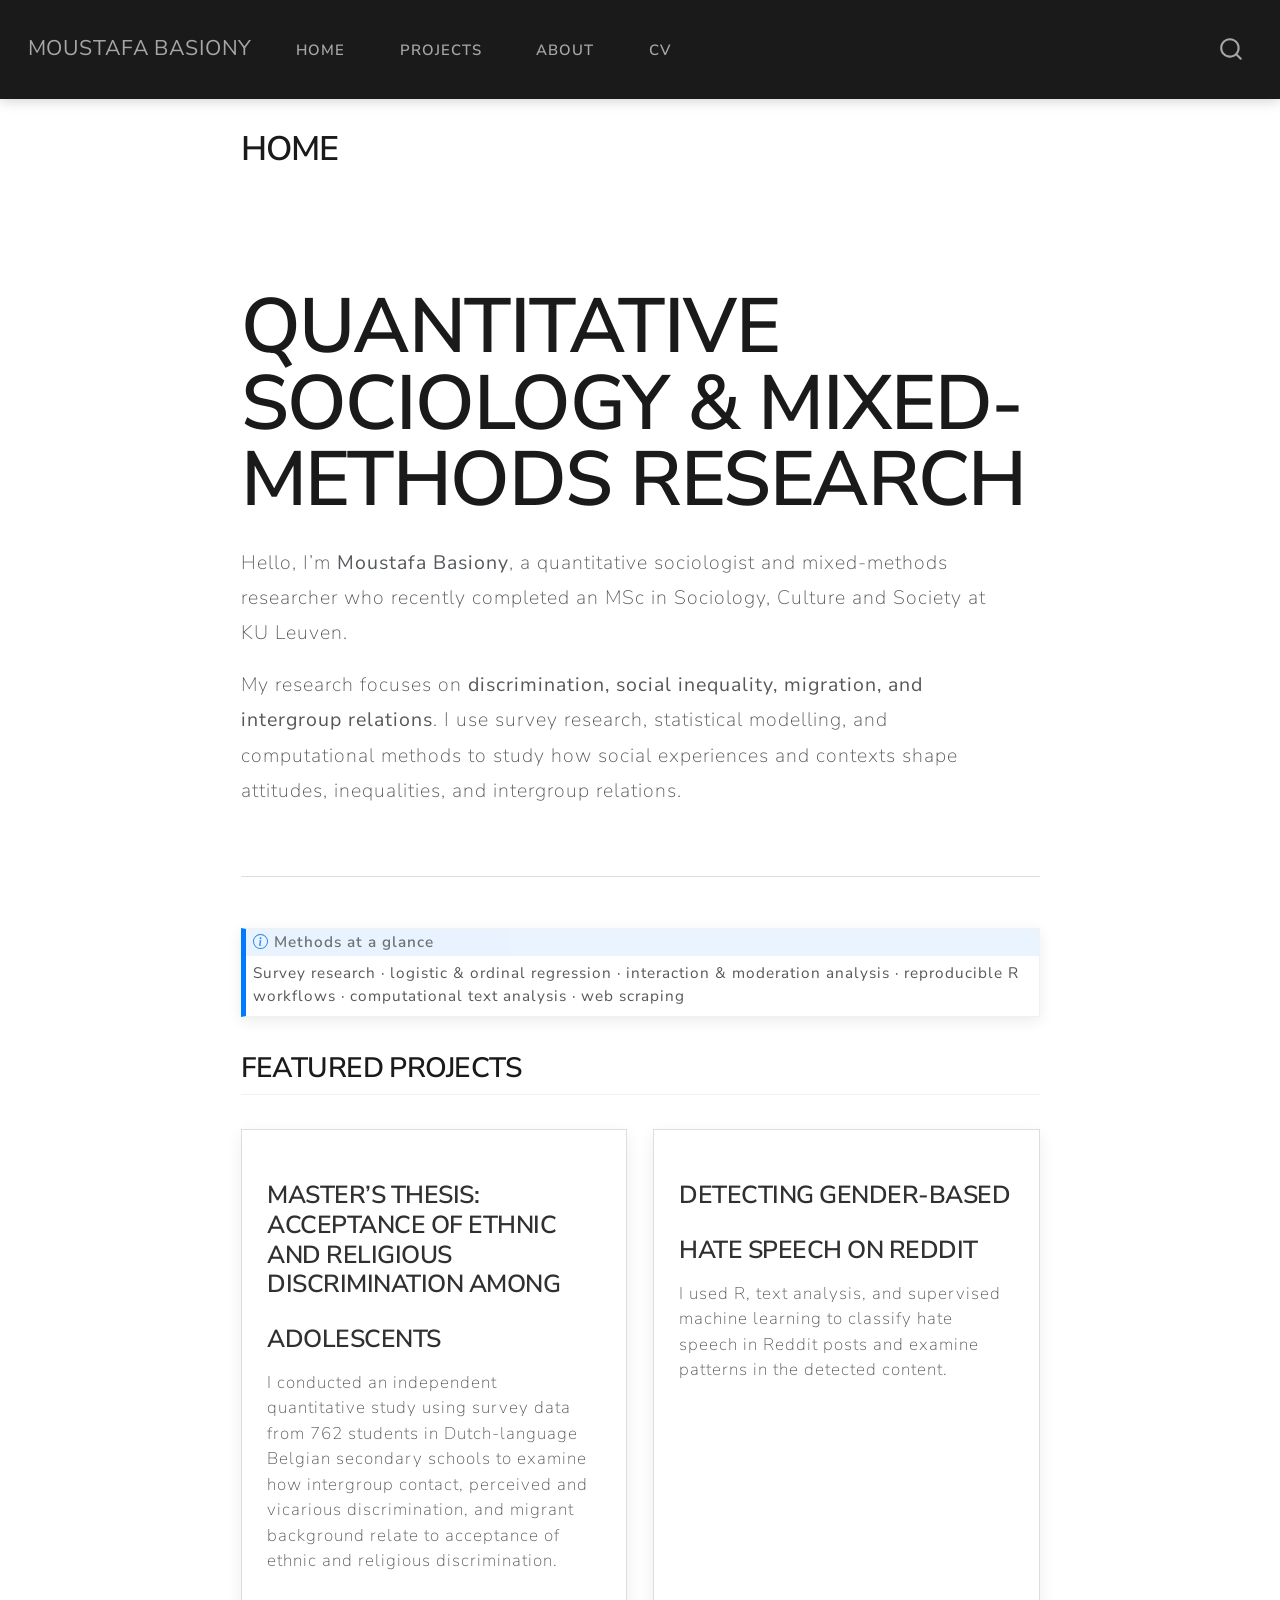
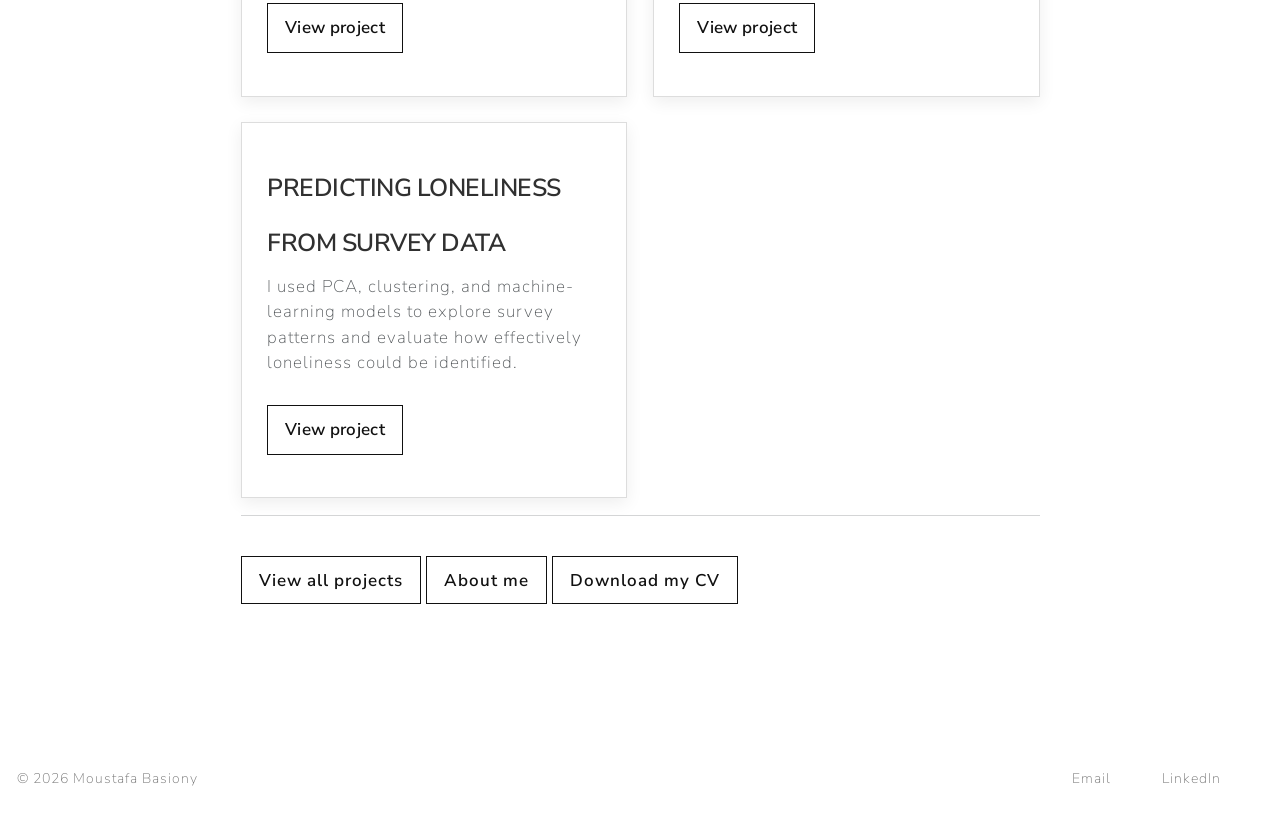
<file: index.html>
<!DOCTYPE html>
<html xmlns="http://www.w3.org/1999/xhtml" lang="en" xml:lang="en"><head>

<meta charset="utf-8">
<meta name="generator" content="quarto-1.7.32">

<meta name="viewport" content="width=device-width, initial-scale=1.0, user-scalable=yes">


<title>Home – Moustafa Basiony</title>
<style>
code{white-space: pre-wrap;}
span.smallcaps{font-variant: small-caps;}
div.columns{display: flex; gap: min(4vw, 1.5em);}
div.column{flex: auto; overflow-x: auto;}
div.hanging-indent{margin-left: 1.5em; text-indent: -1.5em;}
ul.task-list{list-style: none;}
ul.task-list li input[type="checkbox"] {
  width: 0.8em;
  margin: 0 0.8em 0.2em -1em; /* quarto-specific, see https://github.com/quarto-dev/quarto-cli/issues/4556 */ 
  vertical-align: middle;
}
</style>


<script src="site_libs/quarto-nav/quarto-nav.js"></script>
<script src="site_libs/quarto-nav/headroom.min.js"></script>
<script src="site_libs/clipboard/clipboard.min.js"></script>
<script src="site_libs/quarto-search/autocomplete.umd.js"></script>
<script src="site_libs/quarto-search/fuse.min.js"></script>
<script src="site_libs/quarto-search/quarto-search.js"></script>
<meta name="quarto:offset" content="./">
<script src="site_libs/quarto-html/quarto.js" type="module"></script>
<script src="site_libs/quarto-html/tabsets/tabsets.js" type="module"></script>
<script src="site_libs/quarto-html/popper.min.js"></script>
<script src="site_libs/quarto-html/tippy.umd.min.js"></script>
<script src="site_libs/quarto-html/anchor.min.js"></script>
<link href="site_libs/quarto-html/tippy.css" rel="stylesheet">
<link href="site_libs/quarto-html/quarto-syntax-highlighting-37eea08aefeeee20ff55810ff984fec1.css" rel="stylesheet" id="quarto-text-highlighting-styles">
<script src="site_libs/bootstrap/bootstrap.min.js"></script>
<link href="site_libs/bootstrap/bootstrap-icons.css" rel="stylesheet">
<link href="site_libs/bootstrap/bootstrap-bb49951d50c4a7e8d052f44ae1610a34.min.css" rel="stylesheet" append-hash="true" id="quarto-bootstrap" data-mode="light">
<script id="quarto-search-options" type="application/json">{
  "location": "navbar",
  "copy-button": false,
  "collapse-after": 3,
  "panel-placement": "end",
  "type": "overlay",
  "limit": 50,
  "keyboard-shortcut": [
    "f",
    "/",
    "s"
  ],
  "show-item-context": false,
  "language": {
    "search-no-results-text": "No results",
    "search-matching-documents-text": "matching documents",
    "search-copy-link-title": "Copy link to search",
    "search-hide-matches-text": "Hide additional matches",
    "search-more-match-text": "more match in this document",
    "search-more-matches-text": "more matches in this document",
    "search-clear-button-title": "Clear",
    "search-text-placeholder": "",
    "search-detached-cancel-button-title": "Cancel",
    "search-submit-button-title": "Submit",
    "search-label": "Search"
  }
}</script>


<link rel="stylesheet" href="styles.css">
</head>

<body class="nav-fixed fullcontent quarto-light">

<div id="quarto-search-results"></div>
  <header id="quarto-header" class="headroom fixed-top">
    <nav class="navbar navbar-expand-lg " data-bs-theme="dark">
      <div class="navbar-container container-fluid">
      <div class="navbar-brand-container mx-auto">
    <a class="navbar-brand" href="./index.html">
    <span class="navbar-title">Moustafa Basiony</span>
    </a>
  </div>
            <div id="quarto-search" class="" title="Search"></div>
          <button class="navbar-toggler" type="button" data-bs-toggle="collapse" data-bs-target="#navbarCollapse" aria-controls="navbarCollapse" role="menu" aria-expanded="false" aria-label="Toggle navigation" onclick="if (window.quartoToggleHeadroom) { window.quartoToggleHeadroom(); }">
  <span class="navbar-toggler-icon"></span>
</button>
          <div class="collapse navbar-collapse" id="navbarCollapse">
            <ul class="navbar-nav navbar-nav-scroll me-auto">
  <li class="nav-item">
    <a class="nav-link active" href="./index.html" aria-current="page"> 
<span class="menu-text">Home</span></a>
  </li>  
  <li class="nav-item">
    <a class="nav-link" href="./projects.html"> 
<span class="menu-text">Projects</span></a>
  </li>  
  <li class="nav-item">
    <a class="nav-link" href="./about.html"> 
<span class="menu-text">About</span></a>
  </li>  
  <li class="nav-item">
    <a class="nav-link" href="./Moustafa-Basiony-CV.pdf"> 
<span class="menu-text">CV</span></a>
  </li>  
</ul>
          </div> <!-- /navcollapse -->
            <div class="quarto-navbar-tools">
</div>
      </div> <!-- /container-fluid -->
    </nav>
</header>
<!-- content -->
<div id="quarto-content" class="quarto-container page-columns page-rows-contents page-layout-article page-navbar">
<!-- sidebar -->
<!-- margin-sidebar -->
    
<!-- main -->
<main class="content" id="quarto-document-content">

<header id="title-block-header" class="quarto-title-block default">
<div class="quarto-title">
<h1 class="title">Home</h1>
</div>



<div class="quarto-title-meta">

    
  
    
  </div>
  


</header>


<section id="quantitative-sociology-mixed-methods-research" class="level1 hero">
<h1>Quantitative Sociology &amp; Mixed-Methods Research</h1>
<p>Hello, I’m <strong>Moustafa Basiony</strong>, a quantitative sociologist and mixed-methods researcher who recently completed an MSc in Sociology, Culture and Society at KU Leuven.</p>
<p>My research focuses on <strong>discrimination, social inequality, migration, and intergroup relations</strong>. I use survey research, statistical modelling, and computational methods to study how social experiences and contexts shape attitudes, inequalities, and intergroup relations.</p>
</section>
<div class="callout callout-style-default callout-note callout-titled">
<div class="callout-header d-flex align-content-center">
<div class="callout-icon-container">
<i class="callout-icon"></i>
</div>
<div class="callout-title-container flex-fill">
Methods at a glance
</div>
</div>
<div class="callout-body-container callout-body">
<p>Survey research · logistic &amp; ordinal regression · interaction &amp; moderation analysis · reproducible R workflows · computational text analysis · web scraping</p>
</div>
</div>
<section id="featured-projects" class="level2">
<h2 class="anchored" data-anchor-id="featured-projects">Featured projects</h2>
<div class="projects-grid">
<section id="masters-thesis-acceptance-of-ethnic-and-religious-discrimination-among-adolescents" class="level3 project-card">
<h3 class="anchored" data-anchor-id="masters-thesis-acceptance-of-ethnic-and-religious-discrimination-among-adolescents">Master’s Thesis: Acceptance of Ethnic and Religious Discrimination among Adolescents</h3>
<p>I conducted an independent quantitative study using survey data from 762 students in Dutch-language Belgian secondary schools to examine how intergroup contact, perceived and vicarious discrimination, and migrant background relate to acceptance of ethnic and religious discrimination.</p>
<p><a href="./projects/thesis-discrimination.html">View project</a></p>
</section>
<section id="detecting-gender-based-hate-speech-on-reddit" class="level3 project-card">
<h3 class="anchored" data-anchor-id="detecting-gender-based-hate-speech-on-reddit">Detecting Gender-Based Hate Speech on Reddit</h3>
<p>I used R, text analysis, and supervised machine learning to classify hate speech in Reddit posts and examine patterns in the detected content.</p>
<p><a href="./projects/hate-speech.html">View project</a></p>
</section>
<section id="predicting-loneliness-from-survey-data" class="level3 project-card">
<h3 class="anchored" data-anchor-id="predicting-loneliness-from-survey-data">Predicting Loneliness from Survey Data</h3>
<p>I used PCA, clustering, and machine-learning models to explore survey patterns and evaluate how effectively loneliness could be identified.</p>
<p><a href="./projects/survey-machine-learning.html">View project</a></p>
</section>
</div>
<hr>
<div class="home-links">
<p><a href="./projects.html">View all projects</a> <a href="./about.html">About me</a> <a href="Moustafa-Basiony-CV.pdf">Download my CV</a></p>
</div>


</section>

</main> <!-- /main -->
<script id="quarto-html-after-body" type="application/javascript">
  window.document.addEventListener("DOMContentLoaded", function (event) {
    const icon = "";
    const anchorJS = new window.AnchorJS();
    anchorJS.options = {
      placement: 'right',
      icon: icon
    };
    anchorJS.add('.anchored');
    const isCodeAnnotation = (el) => {
      for (const clz of el.classList) {
        if (clz.startsWith('code-annotation-')) {                     
          return true;
        }
      }
      return false;
    }
    const onCopySuccess = function(e) {
      // button target
      const button = e.trigger;
      // don't keep focus
      button.blur();
      // flash "checked"
      button.classList.add('code-copy-button-checked');
      var currentTitle = button.getAttribute("title");
      button.setAttribute("title", "Copied!");
      let tooltip;
      if (window.bootstrap) {
        button.setAttribute("data-bs-toggle", "tooltip");
        button.setAttribute("data-bs-placement", "left");
        button.setAttribute("data-bs-title", "Copied!");
        tooltip = new bootstrap.Tooltip(button, 
          { trigger: "manual", 
            customClass: "code-copy-button-tooltip",
            offset: [0, -8]});
        tooltip.show();    
      }
      setTimeout(function() {
        if (tooltip) {
          tooltip.hide();
          button.removeAttribute("data-bs-title");
          button.removeAttribute("data-bs-toggle");
          button.removeAttribute("data-bs-placement");
        }
        button.setAttribute("title", currentTitle);
        button.classList.remove('code-copy-button-checked');
      }, 1000);
      // clear code selection
      e.clearSelection();
    }
    const getTextToCopy = function(trigger) {
        const codeEl = trigger.previousElementSibling.cloneNode(true);
        for (const childEl of codeEl.children) {
          if (isCodeAnnotation(childEl)) {
            childEl.remove();
          }
        }
        return codeEl.innerText;
    }
    const clipboard = new window.ClipboardJS('.code-copy-button:not([data-in-quarto-modal])', {
      text: getTextToCopy
    });
    clipboard.on('success', onCopySuccess);
    if (window.document.getElementById('quarto-embedded-source-code-modal')) {
      const clipboardModal = new window.ClipboardJS('.code-copy-button[data-in-quarto-modal]', {
        text: getTextToCopy,
        container: window.document.getElementById('quarto-embedded-source-code-modal')
      });
      clipboardModal.on('success', onCopySuccess);
    }
      var localhostRegex = new RegExp(/^(?:http|https):\/\/localhost\:?[0-9]*\//);
      var mailtoRegex = new RegExp(/^mailto:/);
        var filterRegex = new RegExp("https:\/\/M-Basiony\.github\.io\/research\/");
      var isInternal = (href) => {
          return filterRegex.test(href) || localhostRegex.test(href) || mailtoRegex.test(href);
      }
      // Inspect non-navigation links and adorn them if external
     var links = window.document.querySelectorAll('a[href]:not(.nav-link):not(.navbar-brand):not(.toc-action):not(.sidebar-link):not(.sidebar-item-toggle):not(.pagination-link):not(.no-external):not([aria-hidden]):not(.dropdown-item):not(.quarto-navigation-tool):not(.about-link)');
      for (var i=0; i<links.length; i++) {
        const link = links[i];
        if (!isInternal(link.href)) {
          // undo the damage that might have been done by quarto-nav.js in the case of
          // links that we want to consider external
          if (link.dataset.originalHref !== undefined) {
            link.href = link.dataset.originalHref;
          }
        }
      }
    function tippyHover(el, contentFn, onTriggerFn, onUntriggerFn) {
      const config = {
        allowHTML: true,
        maxWidth: 500,
        delay: 100,
        arrow: false,
        appendTo: function(el) {
            return el.parentElement;
        },
        interactive: true,
        interactiveBorder: 10,
        theme: 'quarto',
        placement: 'bottom-start',
      };
      if (contentFn) {
        config.content = contentFn;
      }
      if (onTriggerFn) {
        config.onTrigger = onTriggerFn;
      }
      if (onUntriggerFn) {
        config.onUntrigger = onUntriggerFn;
      }
      window.tippy(el, config); 
    }
    const noterefs = window.document.querySelectorAll('a[role="doc-noteref"]');
    for (var i=0; i<noterefs.length; i++) {
      const ref = noterefs[i];
      tippyHover(ref, function() {
        // use id or data attribute instead here
        let href = ref.getAttribute('data-footnote-href') || ref.getAttribute('href');
        try { href = new URL(href).hash; } catch {}
        const id = href.replace(/^#\/?/, "");
        const note = window.document.getElementById(id);
        if (note) {
          return note.innerHTML;
        } else {
          return "";
        }
      });
    }
    const xrefs = window.document.querySelectorAll('a.quarto-xref');
    const processXRef = (id, note) => {
      // Strip column container classes
      const stripColumnClz = (el) => {
        el.classList.remove("page-full", "page-columns");
        if (el.children) {
          for (const child of el.children) {
            stripColumnClz(child);
          }
        }
      }
      stripColumnClz(note)
      if (id === null || id.startsWith('sec-')) {
        // Special case sections, only their first couple elements
        const container = document.createElement("div");
        if (note.children && note.children.length > 2) {
          container.appendChild(note.children[0].cloneNode(true));
          for (let i = 1; i < note.children.length; i++) {
            const child = note.children[i];
            if (child.tagName === "P" && child.innerText === "") {
              continue;
            } else {
              container.appendChild(child.cloneNode(true));
              break;
            }
          }
          if (window.Quarto?.typesetMath) {
            window.Quarto.typesetMath(container);
          }
          return container.innerHTML
        } else {
          if (window.Quarto?.typesetMath) {
            window.Quarto.typesetMath(note);
          }
          return note.innerHTML;
        }
      } else {
        // Remove any anchor links if they are present
        const anchorLink = note.querySelector('a.anchorjs-link');
        if (anchorLink) {
          anchorLink.remove();
        }
        if (window.Quarto?.typesetMath) {
          window.Quarto.typesetMath(note);
        }
        if (note.classList.contains("callout")) {
          return note.outerHTML;
        } else {
          return note.innerHTML;
        }
      }
    }
    for (var i=0; i<xrefs.length; i++) {
      const xref = xrefs[i];
      tippyHover(xref, undefined, function(instance) {
        instance.disable();
        let url = xref.getAttribute('href');
        let hash = undefined; 
        if (url.startsWith('#')) {
          hash = url;
        } else {
          try { hash = new URL(url).hash; } catch {}
        }
        if (hash) {
          const id = hash.replace(/^#\/?/, "");
          const note = window.document.getElementById(id);
          if (note !== null) {
            try {
              const html = processXRef(id, note.cloneNode(true));
              instance.setContent(html);
            } finally {
              instance.enable();
              instance.show();
            }
          } else {
            // See if we can fetch this
            fetch(url.split('#')[0])
            .then(res => res.text())
            .then(html => {
              const parser = new DOMParser();
              const htmlDoc = parser.parseFromString(html, "text/html");
              const note = htmlDoc.getElementById(id);
              if (note !== null) {
                const html = processXRef(id, note);
                instance.setContent(html);
              } 
            }).finally(() => {
              instance.enable();
              instance.show();
            });
          }
        } else {
          // See if we can fetch a full url (with no hash to target)
          // This is a special case and we should probably do some content thinning / targeting
          fetch(url)
          .then(res => res.text())
          .then(html => {
            const parser = new DOMParser();
            const htmlDoc = parser.parseFromString(html, "text/html");
            const note = htmlDoc.querySelector('main.content');
            if (note !== null) {
              // This should only happen for chapter cross references
              // (since there is no id in the URL)
              // remove the first header
              if (note.children.length > 0 && note.children[0].tagName === "HEADER") {
                note.children[0].remove();
              }
              const html = processXRef(null, note);
              instance.setContent(html);
            } 
          }).finally(() => {
            instance.enable();
            instance.show();
          });
        }
      }, function(instance) {
      });
    }
        let selectedAnnoteEl;
        const selectorForAnnotation = ( cell, annotation) => {
          let cellAttr = 'data-code-cell="' + cell + '"';
          let lineAttr = 'data-code-annotation="' +  annotation + '"';
          const selector = 'span[' + cellAttr + '][' + lineAttr + ']';
          return selector;
        }
        const selectCodeLines = (annoteEl) => {
          const doc = window.document;
          const targetCell = annoteEl.getAttribute("data-target-cell");
          const targetAnnotation = annoteEl.getAttribute("data-target-annotation");
          const annoteSpan = window.document.querySelector(selectorForAnnotation(targetCell, targetAnnotation));
          const lines = annoteSpan.getAttribute("data-code-lines").split(",");
          const lineIds = lines.map((line) => {
            return targetCell + "-" + line;
          })
          let top = null;
          let height = null;
          let parent = null;
          if (lineIds.length > 0) {
              //compute the position of the single el (top and bottom and make a div)
              const el = window.document.getElementById(lineIds[0]);
              top = el.offsetTop;
              height = el.offsetHeight;
              parent = el.parentElement.parentElement;
            if (lineIds.length > 1) {
              const lastEl = window.document.getElementById(lineIds[lineIds.length - 1]);
              const bottom = lastEl.offsetTop + lastEl.offsetHeight;
              height = bottom - top;
            }
            if (top !== null && height !== null && parent !== null) {
              // cook up a div (if necessary) and position it 
              let div = window.document.getElementById("code-annotation-line-highlight");
              if (div === null) {
                div = window.document.createElement("div");
                div.setAttribute("id", "code-annotation-line-highlight");
                div.style.position = 'absolute';
                parent.appendChild(div);
              }
              div.style.top = top - 2 + "px";
              div.style.height = height + 4 + "px";
              div.style.left = 0;
              let gutterDiv = window.document.getElementById("code-annotation-line-highlight-gutter");
              if (gutterDiv === null) {
                gutterDiv = window.document.createElement("div");
                gutterDiv.setAttribute("id", "code-annotation-line-highlight-gutter");
                gutterDiv.style.position = 'absolute';
                const codeCell = window.document.getElementById(targetCell);
                const gutter = codeCell.querySelector('.code-annotation-gutter');
                gutter.appendChild(gutterDiv);
              }
              gutterDiv.style.top = top - 2 + "px";
              gutterDiv.style.height = height + 4 + "px";
            }
            selectedAnnoteEl = annoteEl;
          }
        };
        const unselectCodeLines = () => {
          const elementsIds = ["code-annotation-line-highlight", "code-annotation-line-highlight-gutter"];
          elementsIds.forEach((elId) => {
            const div = window.document.getElementById(elId);
            if (div) {
              div.remove();
            }
          });
          selectedAnnoteEl = undefined;
        };
          // Handle positioning of the toggle
      window.addEventListener(
        "resize",
        throttle(() => {
          elRect = undefined;
          if (selectedAnnoteEl) {
            selectCodeLines(selectedAnnoteEl);
          }
        }, 10)
      );
      function throttle(fn, ms) {
      let throttle = false;
      let timer;
        return (...args) => {
          if(!throttle) { // first call gets through
              fn.apply(this, args);
              throttle = true;
          } else { // all the others get throttled
              if(timer) clearTimeout(timer); // cancel #2
              timer = setTimeout(() => {
                fn.apply(this, args);
                timer = throttle = false;
              }, ms);
          }
        };
      }
        // Attach click handler to the DT
        const annoteDls = window.document.querySelectorAll('dt[data-target-cell]');
        for (const annoteDlNode of annoteDls) {
          annoteDlNode.addEventListener('click', (event) => {
            const clickedEl = event.target;
            if (clickedEl !== selectedAnnoteEl) {
              unselectCodeLines();
              const activeEl = window.document.querySelector('dt[data-target-cell].code-annotation-active');
              if (activeEl) {
                activeEl.classList.remove('code-annotation-active');
              }
              selectCodeLines(clickedEl);
              clickedEl.classList.add('code-annotation-active');
            } else {
              // Unselect the line
              unselectCodeLines();
              clickedEl.classList.remove('code-annotation-active');
            }
          });
        }
    const findCites = (el) => {
      const parentEl = el.parentElement;
      if (parentEl) {
        const cites = parentEl.dataset.cites;
        if (cites) {
          return {
            el,
            cites: cites.split(' ')
          };
        } else {
          return findCites(el.parentElement)
        }
      } else {
        return undefined;
      }
    };
    var bibliorefs = window.document.querySelectorAll('a[role="doc-biblioref"]');
    for (var i=0; i<bibliorefs.length; i++) {
      const ref = bibliorefs[i];
      const citeInfo = findCites(ref);
      if (citeInfo) {
        tippyHover(citeInfo.el, function() {
          var popup = window.document.createElement('div');
          citeInfo.cites.forEach(function(cite) {
            var citeDiv = window.document.createElement('div');
            citeDiv.classList.add('hanging-indent');
            citeDiv.classList.add('csl-entry');
            var biblioDiv = window.document.getElementById('ref-' + cite);
            if (biblioDiv) {
              citeDiv.innerHTML = biblioDiv.innerHTML;
            }
            popup.appendChild(citeDiv);
          });
          return popup.innerHTML;
        });
      }
    }
  });
  </script>
</div> <!-- /content -->
<footer class="footer">
  <div class="nav-footer">
    <div class="nav-footer-left">
<p>© 2026 Moustafa Basiony</p>
</div>   
    <div class="nav-footer-center">
      &nbsp;
    </div>
    <div class="nav-footer-right">
      <ul class="footer-items list-unstyled">
    <li class="nav-item">
    <a class="nav-link" href="mailto:Moustafa.basiony@outlook.com">
<p>Email</p>
</a>
  </li>  
    <li class="nav-item">
    <a class="nav-link" href="https://www.linkedin.com/in/moustafa-basiony">
<p>LinkedIn</p>
</a>
  </li>  
</ul>
    </div>
  </div>
</footer>




</body></html>
</file>
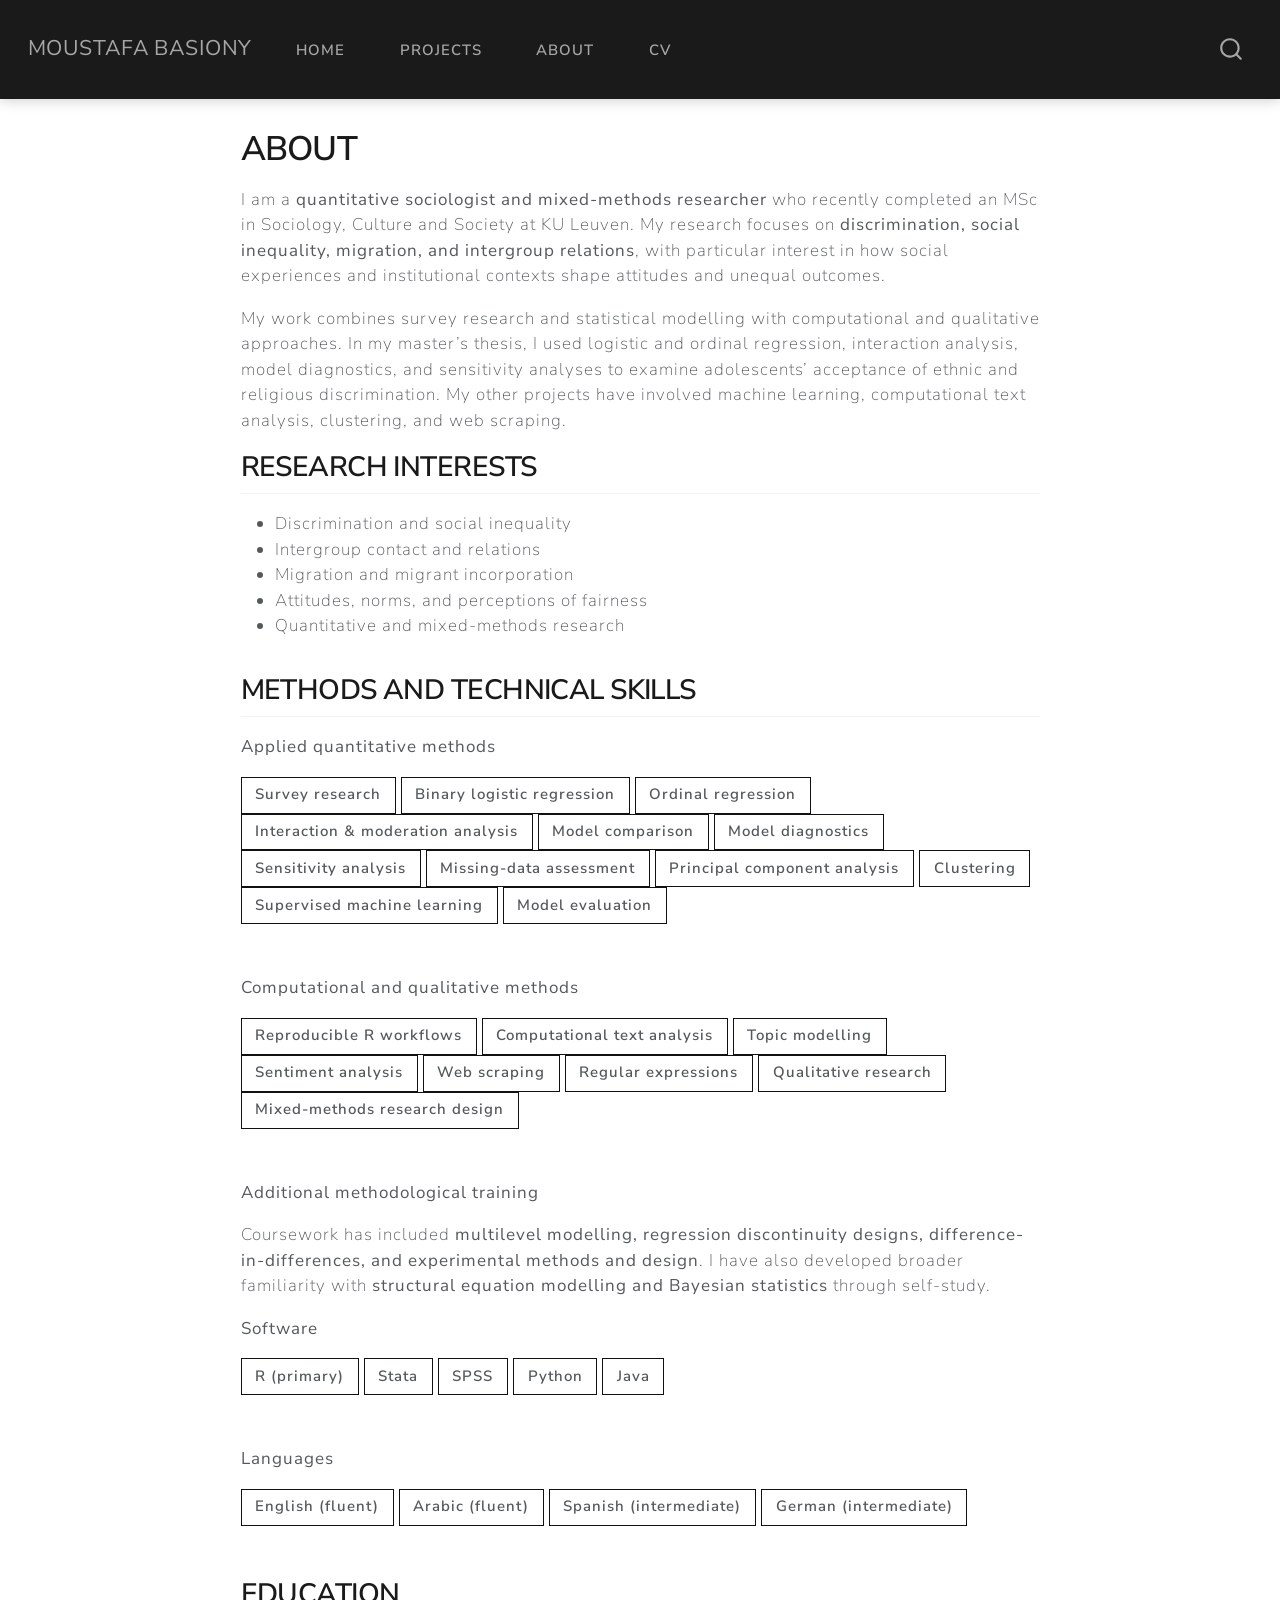
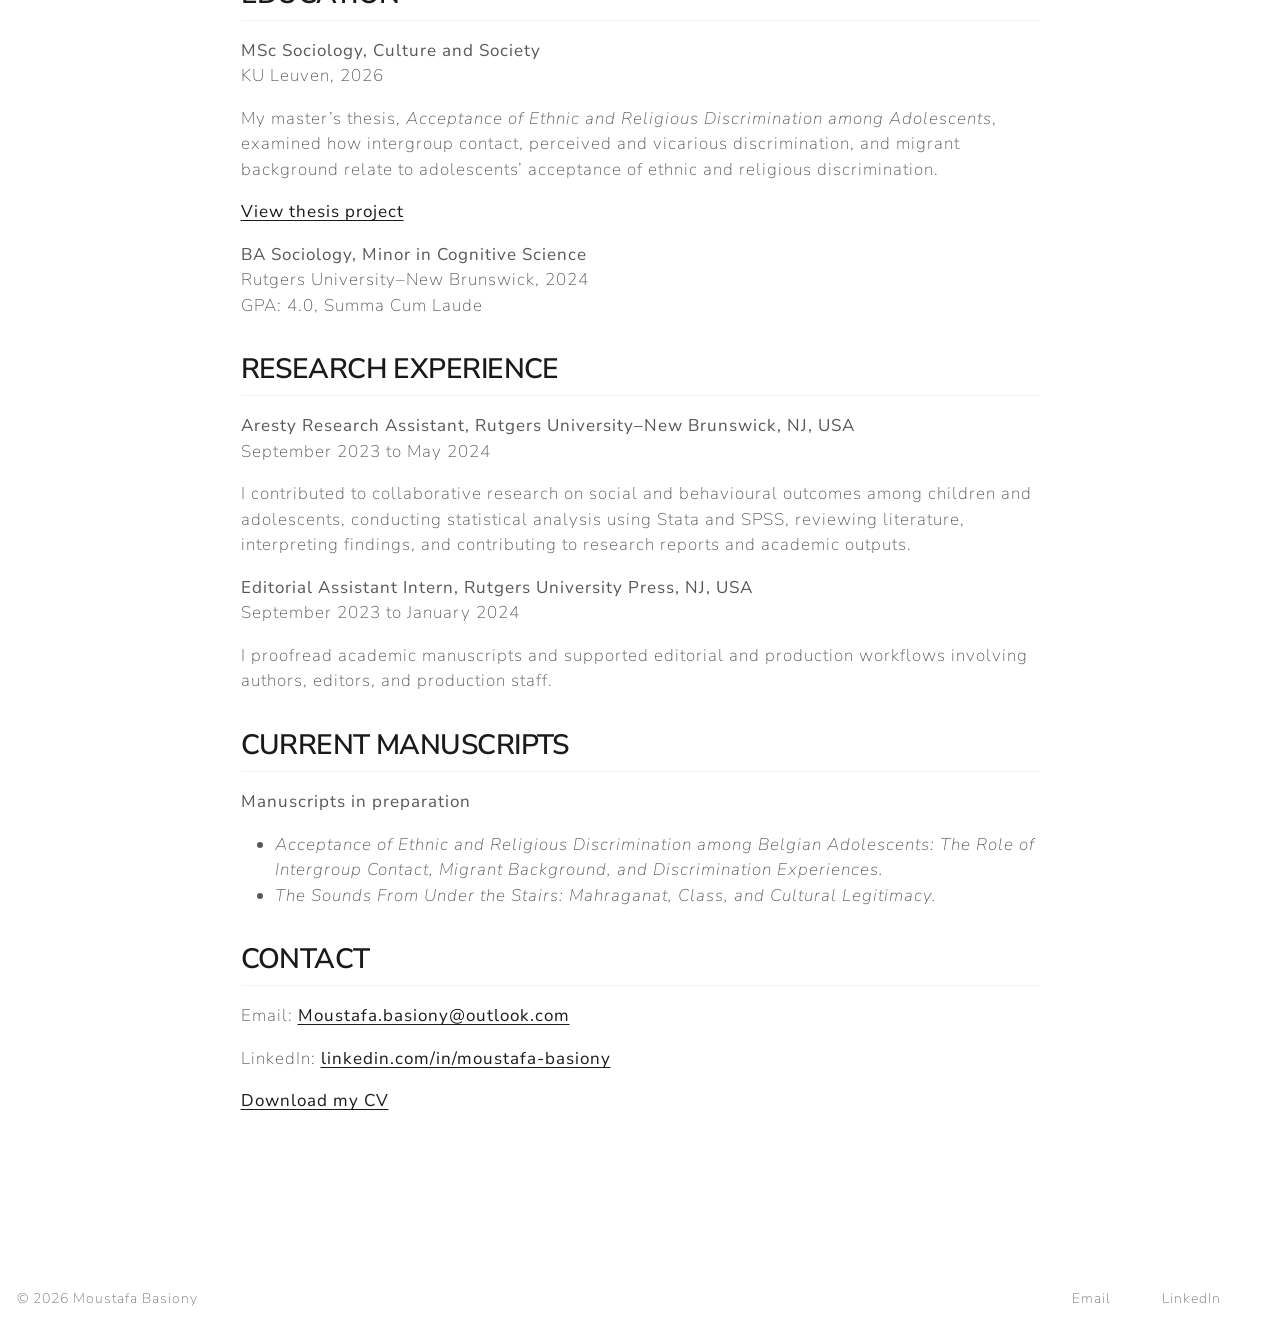
<file: about.html>
<!DOCTYPE html>
<html xmlns="http://www.w3.org/1999/xhtml" lang="en" xml:lang="en"><head>

<meta charset="utf-8">
<meta name="generator" content="quarto-1.7.32">

<meta name="viewport" content="width=device-width, initial-scale=1.0, user-scalable=yes">


<title>About – Moustafa Basiony</title>
<style>
code{white-space: pre-wrap;}
span.smallcaps{font-variant: small-caps;}
div.columns{display: flex; gap: min(4vw, 1.5em);}
div.column{flex: auto; overflow-x: auto;}
div.hanging-indent{margin-left: 1.5em; text-indent: -1.5em;}
ul.task-list{list-style: none;}
ul.task-list li input[type="checkbox"] {
  width: 0.8em;
  margin: 0 0.8em 0.2em -1em; /* quarto-specific, see https://github.com/quarto-dev/quarto-cli/issues/4556 */ 
  vertical-align: middle;
}
</style>


<script src="site_libs/quarto-nav/quarto-nav.js"></script>
<script src="site_libs/quarto-nav/headroom.min.js"></script>
<script src="site_libs/clipboard/clipboard.min.js"></script>
<script src="site_libs/quarto-search/autocomplete.umd.js"></script>
<script src="site_libs/quarto-search/fuse.min.js"></script>
<script src="site_libs/quarto-search/quarto-search.js"></script>
<meta name="quarto:offset" content="./">
<script src="site_libs/quarto-html/quarto.js" type="module"></script>
<script src="site_libs/quarto-html/tabsets/tabsets.js" type="module"></script>
<script src="site_libs/quarto-html/popper.min.js"></script>
<script src="site_libs/quarto-html/tippy.umd.min.js"></script>
<script src="site_libs/quarto-html/anchor.min.js"></script>
<link href="site_libs/quarto-html/tippy.css" rel="stylesheet">
<link href="site_libs/quarto-html/quarto-syntax-highlighting-37eea08aefeeee20ff55810ff984fec1.css" rel="stylesheet" id="quarto-text-highlighting-styles">
<script src="site_libs/bootstrap/bootstrap.min.js"></script>
<link href="site_libs/bootstrap/bootstrap-icons.css" rel="stylesheet">
<link href="site_libs/bootstrap/bootstrap-bb49951d50c4a7e8d052f44ae1610a34.min.css" rel="stylesheet" append-hash="true" id="quarto-bootstrap" data-mode="light">
<script id="quarto-search-options" type="application/json">{
  "location": "navbar",
  "copy-button": false,
  "collapse-after": 3,
  "panel-placement": "end",
  "type": "overlay",
  "limit": 50,
  "keyboard-shortcut": [
    "f",
    "/",
    "s"
  ],
  "show-item-context": false,
  "language": {
    "search-no-results-text": "No results",
    "search-matching-documents-text": "matching documents",
    "search-copy-link-title": "Copy link to search",
    "search-hide-matches-text": "Hide additional matches",
    "search-more-match-text": "more match in this document",
    "search-more-matches-text": "more matches in this document",
    "search-clear-button-title": "Clear",
    "search-text-placeholder": "",
    "search-detached-cancel-button-title": "Cancel",
    "search-submit-button-title": "Submit",
    "search-label": "Search"
  }
}</script>


<link rel="stylesheet" href="styles.css">
</head>

<body class="nav-fixed fullcontent quarto-light">

<div id="quarto-search-results"></div>
  <header id="quarto-header" class="headroom fixed-top">
    <nav class="navbar navbar-expand-lg " data-bs-theme="dark">
      <div class="navbar-container container-fluid">
      <div class="navbar-brand-container mx-auto">
    <a class="navbar-brand" href="./index.html">
    <span class="navbar-title">Moustafa Basiony</span>
    </a>
  </div>
            <div id="quarto-search" class="" title="Search"></div>
          <button class="navbar-toggler" type="button" data-bs-toggle="collapse" data-bs-target="#navbarCollapse" aria-controls="navbarCollapse" role="menu" aria-expanded="false" aria-label="Toggle navigation" onclick="if (window.quartoToggleHeadroom) { window.quartoToggleHeadroom(); }">
  <span class="navbar-toggler-icon"></span>
</button>
          <div class="collapse navbar-collapse" id="navbarCollapse">
            <ul class="navbar-nav navbar-nav-scroll me-auto">
  <li class="nav-item">
    <a class="nav-link" href="./index.html"> 
<span class="menu-text">Home</span></a>
  </li>  
  <li class="nav-item">
    <a class="nav-link" href="./projects.html"> 
<span class="menu-text">Projects</span></a>
  </li>  
  <li class="nav-item">
    <a class="nav-link active" href="./about.html" aria-current="page"> 
<span class="menu-text">About</span></a>
  </li>  
  <li class="nav-item">
    <a class="nav-link" href="./Moustafa-Basiony-CV.pdf"> 
<span class="menu-text">CV</span></a>
  </li>  
</ul>
          </div> <!-- /navcollapse -->
            <div class="quarto-navbar-tools">
</div>
      </div> <!-- /container-fluid -->
    </nav>
</header>
<!-- content -->
<div id="quarto-content" class="quarto-container page-columns page-rows-contents page-layout-article page-navbar">
<!-- sidebar -->
<!-- margin-sidebar -->
    
<!-- main -->
<main class="content" id="quarto-document-content">

<header id="title-block-header" class="quarto-title-block default">
<div class="quarto-title">
<h1 class="title">About</h1>
</div>



<div class="quarto-title-meta">

    
  
    
  </div>
  


</header>


<p>I am a <strong>quantitative sociologist and mixed-methods researcher</strong> who recently completed an MSc in Sociology, Culture and Society at KU Leuven. My research focuses on <strong>discrimination, social inequality, migration, and intergroup relations</strong>, with particular interest in how social experiences and institutional contexts shape attitudes and unequal outcomes.</p>
<p>My work combines survey research and statistical modelling with computational and qualitative approaches. In my master’s thesis, I used logistic and ordinal regression, interaction analysis, model diagnostics, and sensitivity analyses to examine adolescents’ acceptance of ethnic and religious discrimination. My other projects have involved machine learning, computational text analysis, clustering, and web scraping.</p>
<section id="research-interests" class="level2">
<h2 class="anchored" data-anchor-id="research-interests">Research interests</h2>
<ul>
<li>Discrimination and social inequality</li>
<li>Intergroup contact and relations</li>
<li>Migration and migrant incorporation</li>
<li>Attitudes, norms, and perceptions of fairness</li>
<li>Quantitative and mixed-methods research</li>
</ul>
</section>
<section id="methods-and-technical-skills" class="level2">
<h2 class="anchored" data-anchor-id="methods-and-technical-skills">Methods and technical skills</h2>
<p>
<strong>Applied quantitative methods</strong>
</p>
<div class="skill-tags">
<p><span>Survey research</span> <span>Binary logistic regression</span> <span>Ordinal regression</span> <span>Interaction &amp; moderation analysis</span> <span>Model comparison</span> <span>Model diagnostics</span> <span>Sensitivity analysis</span> <span>Missing-data assessment</span> <span>Principal component analysis</span> <span>Clustering</span> <span>Supervised machine learning</span> <span>Model evaluation</span></p>
</div>
<p>
<strong>Computational and qualitative methods</strong>
</p>
<div class="skill-tags">
<p><span>Reproducible R workflows</span> <span>Computational text analysis</span> <span>Topic modelling</span> <span>Sentiment analysis</span> <span>Web scraping</span> <span>Regular expressions</span> <span>Qualitative research</span> <span>Mixed-methods research design</span></p>
</div>
<p>
<strong>Additional methodological training</strong>
</p>
<p>Coursework has included <strong>multilevel modelling, regression discontinuity designs, difference-in-differences, and experimental methods and design</strong>. I have also developed broader familiarity with <strong>structural equation modelling and Bayesian statistics</strong> through self-study.</p>
<p>
<strong>Software</strong>
</p>
<div class="skill-tags">
<p><span>R (primary)</span> <span>Stata</span> <span>SPSS</span> <span>Python</span> <span>Java</span></p>
</div>
<p>
<strong>Languages</strong>
</p>
<div class="skill-tags">
<p><span>English (fluent)</span> <span>Arabic (fluent)</span> <span>Spanish (intermediate)</span> <span>German (intermediate)</span></p>
</div>
</section>
<section id="education" class="level2">
<h2 class="anchored" data-anchor-id="education">Education</h2>
<p><strong>MSc Sociology, Culture and Society</strong><br>
KU Leuven, 2026</p>
<p>My master’s thesis, <em>Acceptance of Ethnic and Religious Discrimination among Adolescents</em>, examined how intergroup contact, perceived and vicarious discrimination, and migrant background relate to adolescents’ acceptance of ethnic and religious discrimination.</p>
<p><a href="./projects/thesis-discrimination.html">View thesis project</a></p>
<p><strong>BA Sociology, Minor in Cognitive Science</strong><br>
Rutgers University–New Brunswick, 2024<br>
GPA: 4.0, Summa Cum Laude</p>
</section>
<section id="research-experience" class="level2">
<h2 class="anchored" data-anchor-id="research-experience">Research experience</h2>
<p><strong>Aresty Research Assistant, Rutgers University–New Brunswick, NJ, USA</strong><br>
September 2023 to May 2024</p>
<p>I contributed to collaborative research on social and behavioural outcomes among children and adolescents, conducting statistical analysis using Stata and SPSS, reviewing literature, interpreting findings, and contributing to research reports and academic outputs.</p>
<p><strong>Editorial Assistant Intern, Rutgers University Press, NJ, USA</strong><br>
September 2023 to January 2024</p>
<p>I proofread academic manuscripts and supported editorial and production workflows involving authors, editors, and production staff.</p>
</section>
<section id="current-manuscripts" class="level2">
<h2 class="anchored" data-anchor-id="current-manuscripts">Current manuscripts</h2>
<p><strong>Manuscripts in preparation</strong></p>
<ul>
<li><em>Acceptance of Ethnic and Religious Discrimination among Belgian Adolescents: The Role of Intergroup Contact, Migrant Background, and Discrimination Experiences.</em></li>
<li><em>The Sounds From Under the Stairs: Mahraganat, Class, and Cultural Legitimacy.</em></li>
</ul>
</section>
<section id="contact" class="level2">
<h2 class="anchored" data-anchor-id="contact">Contact</h2>
<p>Email: <a href="mailto:Moustafa.basiony@outlook.com">Moustafa.basiony@outlook.com</a></p>
<p>LinkedIn: <a href="https://www.linkedin.com/in/moustafa-basiony">linkedin.com/in/moustafa-basiony</a></p>
<p><a href="Moustafa-Basiony-CV.pdf">Download my CV</a></p>


</section>

</main> <!-- /main -->
<script id="quarto-html-after-body" type="application/javascript">
  window.document.addEventListener("DOMContentLoaded", function (event) {
    const icon = "";
    const anchorJS = new window.AnchorJS();
    anchorJS.options = {
      placement: 'right',
      icon: icon
    };
    anchorJS.add('.anchored');
    const isCodeAnnotation = (el) => {
      for (const clz of el.classList) {
        if (clz.startsWith('code-annotation-')) {                     
          return true;
        }
      }
      return false;
    }
    const onCopySuccess = function(e) {
      // button target
      const button = e.trigger;
      // don't keep focus
      button.blur();
      // flash "checked"
      button.classList.add('code-copy-button-checked');
      var currentTitle = button.getAttribute("title");
      button.setAttribute("title", "Copied!");
      let tooltip;
      if (window.bootstrap) {
        button.setAttribute("data-bs-toggle", "tooltip");
        button.setAttribute("data-bs-placement", "left");
        button.setAttribute("data-bs-title", "Copied!");
        tooltip = new bootstrap.Tooltip(button, 
          { trigger: "manual", 
            customClass: "code-copy-button-tooltip",
            offset: [0, -8]});
        tooltip.show();    
      }
      setTimeout(function() {
        if (tooltip) {
          tooltip.hide();
          button.removeAttribute("data-bs-title");
          button.removeAttribute("data-bs-toggle");
          button.removeAttribute("data-bs-placement");
        }
        button.setAttribute("title", currentTitle);
        button.classList.remove('code-copy-button-checked');
      }, 1000);
      // clear code selection
      e.clearSelection();
    }
    const getTextToCopy = function(trigger) {
        const codeEl = trigger.previousElementSibling.cloneNode(true);
        for (const childEl of codeEl.children) {
          if (isCodeAnnotation(childEl)) {
            childEl.remove();
          }
        }
        return codeEl.innerText;
    }
    const clipboard = new window.ClipboardJS('.code-copy-button:not([data-in-quarto-modal])', {
      text: getTextToCopy
    });
    clipboard.on('success', onCopySuccess);
    if (window.document.getElementById('quarto-embedded-source-code-modal')) {
      const clipboardModal = new window.ClipboardJS('.code-copy-button[data-in-quarto-modal]', {
        text: getTextToCopy,
        container: window.document.getElementById('quarto-embedded-source-code-modal')
      });
      clipboardModal.on('success', onCopySuccess);
    }
      var localhostRegex = new RegExp(/^(?:http|https):\/\/localhost\:?[0-9]*\//);
      var mailtoRegex = new RegExp(/^mailto:/);
        var filterRegex = new RegExp("https:\/\/M-Basiony\.github\.io\/research\/");
      var isInternal = (href) => {
          return filterRegex.test(href) || localhostRegex.test(href) || mailtoRegex.test(href);
      }
      // Inspect non-navigation links and adorn them if external
     var links = window.document.querySelectorAll('a[href]:not(.nav-link):not(.navbar-brand):not(.toc-action):not(.sidebar-link):not(.sidebar-item-toggle):not(.pagination-link):not(.no-external):not([aria-hidden]):not(.dropdown-item):not(.quarto-navigation-tool):not(.about-link)');
      for (var i=0; i<links.length; i++) {
        const link = links[i];
        if (!isInternal(link.href)) {
          // undo the damage that might have been done by quarto-nav.js in the case of
          // links that we want to consider external
          if (link.dataset.originalHref !== undefined) {
            link.href = link.dataset.originalHref;
          }
        }
      }
    function tippyHover(el, contentFn, onTriggerFn, onUntriggerFn) {
      const config = {
        allowHTML: true,
        maxWidth: 500,
        delay: 100,
        arrow: false,
        appendTo: function(el) {
            return el.parentElement;
        },
        interactive: true,
        interactiveBorder: 10,
        theme: 'quarto',
        placement: 'bottom-start',
      };
      if (contentFn) {
        config.content = contentFn;
      }
      if (onTriggerFn) {
        config.onTrigger = onTriggerFn;
      }
      if (onUntriggerFn) {
        config.onUntrigger = onUntriggerFn;
      }
      window.tippy(el, config); 
    }
    const noterefs = window.document.querySelectorAll('a[role="doc-noteref"]');
    for (var i=0; i<noterefs.length; i++) {
      const ref = noterefs[i];
      tippyHover(ref, function() {
        // use id or data attribute instead here
        let href = ref.getAttribute('data-footnote-href') || ref.getAttribute('href');
        try { href = new URL(href).hash; } catch {}
        const id = href.replace(/^#\/?/, "");
        const note = window.document.getElementById(id);
        if (note) {
          return note.innerHTML;
        } else {
          return "";
        }
      });
    }
    const xrefs = window.document.querySelectorAll('a.quarto-xref');
    const processXRef = (id, note) => {
      // Strip column container classes
      const stripColumnClz = (el) => {
        el.classList.remove("page-full", "page-columns");
        if (el.children) {
          for (const child of el.children) {
            stripColumnClz(child);
          }
        }
      }
      stripColumnClz(note)
      if (id === null || id.startsWith('sec-')) {
        // Special case sections, only their first couple elements
        const container = document.createElement("div");
        if (note.children && note.children.length > 2) {
          container.appendChild(note.children[0].cloneNode(true));
          for (let i = 1; i < note.children.length; i++) {
            const child = note.children[i];
            if (child.tagName === "P" && child.innerText === "") {
              continue;
            } else {
              container.appendChild(child.cloneNode(true));
              break;
            }
          }
          if (window.Quarto?.typesetMath) {
            window.Quarto.typesetMath(container);
          }
          return container.innerHTML
        } else {
          if (window.Quarto?.typesetMath) {
            window.Quarto.typesetMath(note);
          }
          return note.innerHTML;
        }
      } else {
        // Remove any anchor links if they are present
        const anchorLink = note.querySelector('a.anchorjs-link');
        if (anchorLink) {
          anchorLink.remove();
        }
        if (window.Quarto?.typesetMath) {
          window.Quarto.typesetMath(note);
        }
        if (note.classList.contains("callout")) {
          return note.outerHTML;
        } else {
          return note.innerHTML;
        }
      }
    }
    for (var i=0; i<xrefs.length; i++) {
      const xref = xrefs[i];
      tippyHover(xref, undefined, function(instance) {
        instance.disable();
        let url = xref.getAttribute('href');
        let hash = undefined; 
        if (url.startsWith('#')) {
          hash = url;
        } else {
          try { hash = new URL(url).hash; } catch {}
        }
        if (hash) {
          const id = hash.replace(/^#\/?/, "");
          const note = window.document.getElementById(id);
          if (note !== null) {
            try {
              const html = processXRef(id, note.cloneNode(true));
              instance.setContent(html);
            } finally {
              instance.enable();
              instance.show();
            }
          } else {
            // See if we can fetch this
            fetch(url.split('#')[0])
            .then(res => res.text())
            .then(html => {
              const parser = new DOMParser();
              const htmlDoc = parser.parseFromString(html, "text/html");
              const note = htmlDoc.getElementById(id);
              if (note !== null) {
                const html = processXRef(id, note);
                instance.setContent(html);
              } 
            }).finally(() => {
              instance.enable();
              instance.show();
            });
          }
        } else {
          // See if we can fetch a full url (with no hash to target)
          // This is a special case and we should probably do some content thinning / targeting
          fetch(url)
          .then(res => res.text())
          .then(html => {
            const parser = new DOMParser();
            const htmlDoc = parser.parseFromString(html, "text/html");
            const note = htmlDoc.querySelector('main.content');
            if (note !== null) {
              // This should only happen for chapter cross references
              // (since there is no id in the URL)
              // remove the first header
              if (note.children.length > 0 && note.children[0].tagName === "HEADER") {
                note.children[0].remove();
              }
              const html = processXRef(null, note);
              instance.setContent(html);
            } 
          }).finally(() => {
            instance.enable();
            instance.show();
          });
        }
      }, function(instance) {
      });
    }
        let selectedAnnoteEl;
        const selectorForAnnotation = ( cell, annotation) => {
          let cellAttr = 'data-code-cell="' + cell + '"';
          let lineAttr = 'data-code-annotation="' +  annotation + '"';
          const selector = 'span[' + cellAttr + '][' + lineAttr + ']';
          return selector;
        }
        const selectCodeLines = (annoteEl) => {
          const doc = window.document;
          const targetCell = annoteEl.getAttribute("data-target-cell");
          const targetAnnotation = annoteEl.getAttribute("data-target-annotation");
          const annoteSpan = window.document.querySelector(selectorForAnnotation(targetCell, targetAnnotation));
          const lines = annoteSpan.getAttribute("data-code-lines").split(",");
          const lineIds = lines.map((line) => {
            return targetCell + "-" + line;
          })
          let top = null;
          let height = null;
          let parent = null;
          if (lineIds.length > 0) {
              //compute the position of the single el (top and bottom and make a div)
              const el = window.document.getElementById(lineIds[0]);
              top = el.offsetTop;
              height = el.offsetHeight;
              parent = el.parentElement.parentElement;
            if (lineIds.length > 1) {
              const lastEl = window.document.getElementById(lineIds[lineIds.length - 1]);
              const bottom = lastEl.offsetTop + lastEl.offsetHeight;
              height = bottom - top;
            }
            if (top !== null && height !== null && parent !== null) {
              // cook up a div (if necessary) and position it 
              let div = window.document.getElementById("code-annotation-line-highlight");
              if (div === null) {
                div = window.document.createElement("div");
                div.setAttribute("id", "code-annotation-line-highlight");
                div.style.position = 'absolute';
                parent.appendChild(div);
              }
              div.style.top = top - 2 + "px";
              div.style.height = height + 4 + "px";
              div.style.left = 0;
              let gutterDiv = window.document.getElementById("code-annotation-line-highlight-gutter");
              if (gutterDiv === null) {
                gutterDiv = window.document.createElement("div");
                gutterDiv.setAttribute("id", "code-annotation-line-highlight-gutter");
                gutterDiv.style.position = 'absolute';
                const codeCell = window.document.getElementById(targetCell);
                const gutter = codeCell.querySelector('.code-annotation-gutter');
                gutter.appendChild(gutterDiv);
              }
              gutterDiv.style.top = top - 2 + "px";
              gutterDiv.style.height = height + 4 + "px";
            }
            selectedAnnoteEl = annoteEl;
          }
        };
        const unselectCodeLines = () => {
          const elementsIds = ["code-annotation-line-highlight", "code-annotation-line-highlight-gutter"];
          elementsIds.forEach((elId) => {
            const div = window.document.getElementById(elId);
            if (div) {
              div.remove();
            }
          });
          selectedAnnoteEl = undefined;
        };
          // Handle positioning of the toggle
      window.addEventListener(
        "resize",
        throttle(() => {
          elRect = undefined;
          if (selectedAnnoteEl) {
            selectCodeLines(selectedAnnoteEl);
          }
        }, 10)
      );
      function throttle(fn, ms) {
      let throttle = false;
      let timer;
        return (...args) => {
          if(!throttle) { // first call gets through
              fn.apply(this, args);
              throttle = true;
          } else { // all the others get throttled
              if(timer) clearTimeout(timer); // cancel #2
              timer = setTimeout(() => {
                fn.apply(this, args);
                timer = throttle = false;
              }, ms);
          }
        };
      }
        // Attach click handler to the DT
        const annoteDls = window.document.querySelectorAll('dt[data-target-cell]');
        for (const annoteDlNode of annoteDls) {
          annoteDlNode.addEventListener('click', (event) => {
            const clickedEl = event.target;
            if (clickedEl !== selectedAnnoteEl) {
              unselectCodeLines();
              const activeEl = window.document.querySelector('dt[data-target-cell].code-annotation-active');
              if (activeEl) {
                activeEl.classList.remove('code-annotation-active');
              }
              selectCodeLines(clickedEl);
              clickedEl.classList.add('code-annotation-active');
            } else {
              // Unselect the line
              unselectCodeLines();
              clickedEl.classList.remove('code-annotation-active');
            }
          });
        }
    const findCites = (el) => {
      const parentEl = el.parentElement;
      if (parentEl) {
        const cites = parentEl.dataset.cites;
        if (cites) {
          return {
            el,
            cites: cites.split(' ')
          };
        } else {
          return findCites(el.parentElement)
        }
      } else {
        return undefined;
      }
    };
    var bibliorefs = window.document.querySelectorAll('a[role="doc-biblioref"]');
    for (var i=0; i<bibliorefs.length; i++) {
      const ref = bibliorefs[i];
      const citeInfo = findCites(ref);
      if (citeInfo) {
        tippyHover(citeInfo.el, function() {
          var popup = window.document.createElement('div');
          citeInfo.cites.forEach(function(cite) {
            var citeDiv = window.document.createElement('div');
            citeDiv.classList.add('hanging-indent');
            citeDiv.classList.add('csl-entry');
            var biblioDiv = window.document.getElementById('ref-' + cite);
            if (biblioDiv) {
              citeDiv.innerHTML = biblioDiv.innerHTML;
            }
            popup.appendChild(citeDiv);
          });
          return popup.innerHTML;
        });
      }
    }
  });
  </script>
</div> <!-- /content -->
<footer class="footer">
  <div class="nav-footer">
    <div class="nav-footer-left">
<p>© 2026 Moustafa Basiony</p>
</div>   
    <div class="nav-footer-center">
      &nbsp;
    </div>
    <div class="nav-footer-right">
      <ul class="footer-items list-unstyled">
    <li class="nav-item">
    <a class="nav-link" href="mailto:Moustafa.basiony@outlook.com">
<p>Email</p>
</a>
  </li>  
    <li class="nav-item">
    <a class="nav-link" href="https://www.linkedin.com/in/moustafa-basiony">
<p>LinkedIn</p>
</a>
  </li>  
</ul>
    </div>
  </div>
</footer>




</body></html>
</file>
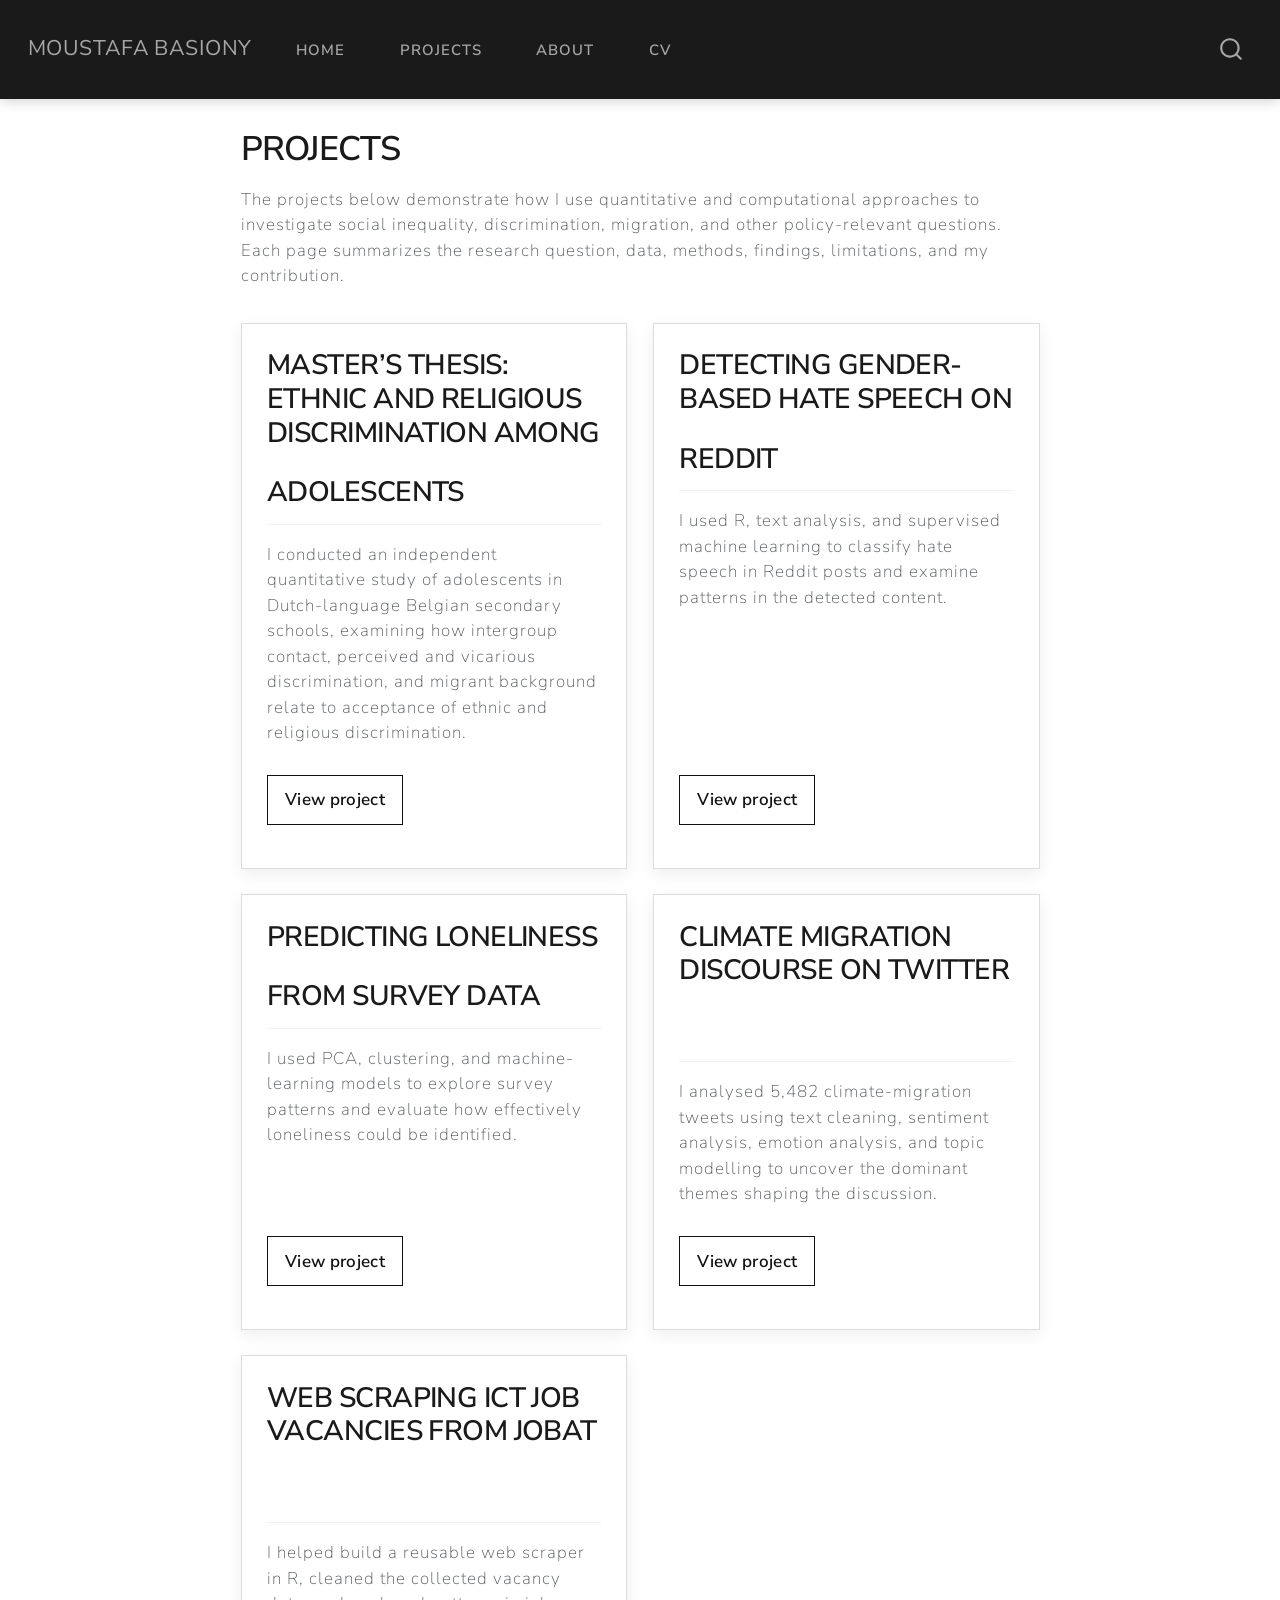
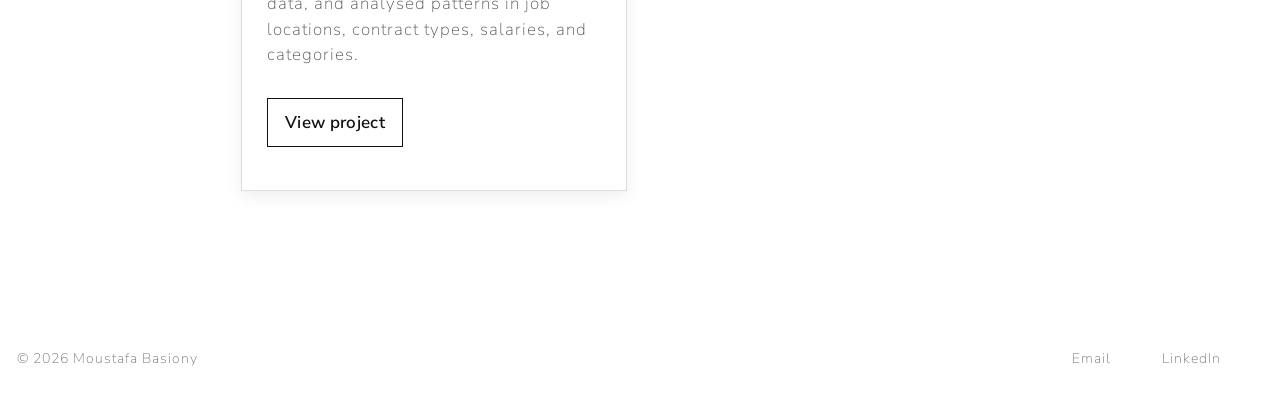
<file: projects.html>
<!DOCTYPE html>
<html xmlns="http://www.w3.org/1999/xhtml" lang="en" xml:lang="en"><head>

<meta charset="utf-8">
<meta name="generator" content="quarto-1.7.32">

<meta name="viewport" content="width=device-width, initial-scale=1.0, user-scalable=yes">


<title>Projects – Moustafa Basiony</title>
<style>
code{white-space: pre-wrap;}
span.smallcaps{font-variant: small-caps;}
div.columns{display: flex; gap: min(4vw, 1.5em);}
div.column{flex: auto; overflow-x: auto;}
div.hanging-indent{margin-left: 1.5em; text-indent: -1.5em;}
ul.task-list{list-style: none;}
ul.task-list li input[type="checkbox"] {
  width: 0.8em;
  margin: 0 0.8em 0.2em -1em; /* quarto-specific, see https://github.com/quarto-dev/quarto-cli/issues/4556 */ 
  vertical-align: middle;
}
</style>


<script src="site_libs/quarto-nav/quarto-nav.js"></script>
<script src="site_libs/quarto-nav/headroom.min.js"></script>
<script src="site_libs/clipboard/clipboard.min.js"></script>
<script src="site_libs/quarto-search/autocomplete.umd.js"></script>
<script src="site_libs/quarto-search/fuse.min.js"></script>
<script src="site_libs/quarto-search/quarto-search.js"></script>
<meta name="quarto:offset" content="./">
<script src="site_libs/quarto-html/quarto.js" type="module"></script>
<script src="site_libs/quarto-html/tabsets/tabsets.js" type="module"></script>
<script src="site_libs/quarto-html/popper.min.js"></script>
<script src="site_libs/quarto-html/tippy.umd.min.js"></script>
<script src="site_libs/quarto-html/anchor.min.js"></script>
<link href="site_libs/quarto-html/tippy.css" rel="stylesheet">
<link href="site_libs/quarto-html/quarto-syntax-highlighting-37eea08aefeeee20ff55810ff984fec1.css" rel="stylesheet" id="quarto-text-highlighting-styles">
<script src="site_libs/bootstrap/bootstrap.min.js"></script>
<link href="site_libs/bootstrap/bootstrap-icons.css" rel="stylesheet">
<link href="site_libs/bootstrap/bootstrap-bb49951d50c4a7e8d052f44ae1610a34.min.css" rel="stylesheet" append-hash="true" id="quarto-bootstrap" data-mode="light">
<script id="quarto-search-options" type="application/json">{
  "location": "navbar",
  "copy-button": false,
  "collapse-after": 3,
  "panel-placement": "end",
  "type": "overlay",
  "limit": 50,
  "keyboard-shortcut": [
    "f",
    "/",
    "s"
  ],
  "show-item-context": false,
  "language": {
    "search-no-results-text": "No results",
    "search-matching-documents-text": "matching documents",
    "search-copy-link-title": "Copy link to search",
    "search-hide-matches-text": "Hide additional matches",
    "search-more-match-text": "more match in this document",
    "search-more-matches-text": "more matches in this document",
    "search-clear-button-title": "Clear",
    "search-text-placeholder": "",
    "search-detached-cancel-button-title": "Cancel",
    "search-submit-button-title": "Submit",
    "search-label": "Search"
  }
}</script>


<link rel="stylesheet" href="styles.css">
</head>

<body class="nav-fixed fullcontent quarto-light">

<div id="quarto-search-results"></div>
  <header id="quarto-header" class="headroom fixed-top">
    <nav class="navbar navbar-expand-lg " data-bs-theme="dark">
      <div class="navbar-container container-fluid">
      <div class="navbar-brand-container mx-auto">
    <a class="navbar-brand" href="./index.html">
    <span class="navbar-title">Moustafa Basiony</span>
    </a>
  </div>
            <div id="quarto-search" class="" title="Search"></div>
          <button class="navbar-toggler" type="button" data-bs-toggle="collapse" data-bs-target="#navbarCollapse" aria-controls="navbarCollapse" role="menu" aria-expanded="false" aria-label="Toggle navigation" onclick="if (window.quartoToggleHeadroom) { window.quartoToggleHeadroom(); }">
  <span class="navbar-toggler-icon"></span>
</button>
          <div class="collapse navbar-collapse" id="navbarCollapse">
            <ul class="navbar-nav navbar-nav-scroll me-auto">
  <li class="nav-item">
    <a class="nav-link" href="./index.html"> 
<span class="menu-text">Home</span></a>
  </li>  
  <li class="nav-item">
    <a class="nav-link active" href="./projects.html" aria-current="page"> 
<span class="menu-text">Projects</span></a>
  </li>  
  <li class="nav-item">
    <a class="nav-link" href="./about.html"> 
<span class="menu-text">About</span></a>
  </li>  
  <li class="nav-item">
    <a class="nav-link" href="./Moustafa-Basiony-CV.pdf"> 
<span class="menu-text">CV</span></a>
  </li>  
</ul>
          </div> <!-- /navcollapse -->
            <div class="quarto-navbar-tools">
</div>
      </div> <!-- /container-fluid -->
    </nav>
</header>
<!-- content -->
<div id="quarto-content" class="quarto-container page-columns page-rows-contents page-layout-article page-navbar">
<!-- sidebar -->
<!-- margin-sidebar -->
    
<!-- main -->
<main class="content" id="quarto-document-content">

<header id="title-block-header" class="quarto-title-block default">
<div class="quarto-title">
<h1 class="title">Projects</h1>
</div>



<div class="quarto-title-meta">

    
  
    
  </div>
  


</header>


<p>The projects below demonstrate how I use quantitative and computational approaches to investigate social inequality, discrimination, migration, and other policy-relevant questions. Each page summarizes the research question, data, methods, findings, limitations, and my contribution.</p>
<div class="projects-grid">
<section id="masters-thesis-ethnic-and-religious-discrimination-among-adolescents" class="level2 project-card">
<h2 class="anchored" data-anchor-id="masters-thesis-ethnic-and-religious-discrimination-among-adolescents">Master’s Thesis: Ethnic and Religious Discrimination among Adolescents</h2>
<p>I conducted an independent quantitative study of adolescents in Dutch-language Belgian secondary schools, examining how intergroup contact, perceived and vicarious discrimination, and migrant background relate to acceptance of ethnic and religious discrimination.</p>
<p><a href="./projects/thesis-discrimination.html">View project</a></p>
</section>
<section id="detecting-gender-based-hate-speech-on-reddit" class="level2 project-card">
<h2 class="anchored" data-anchor-id="detecting-gender-based-hate-speech-on-reddit">Detecting Gender-Based Hate Speech on Reddit</h2>
<p>I used R, text analysis, and supervised machine learning to classify hate speech in Reddit posts and examine patterns in the detected content.</p>
<p><a href="./projects/hate-speech.html">View project</a></p>
</section>
<section id="predicting-loneliness-from-survey-data" class="level2 project-card">
<h2 class="anchored" data-anchor-id="predicting-loneliness-from-survey-data">Predicting Loneliness from Survey Data</h2>
<p>I used PCA, clustering, and machine-learning models to explore survey patterns and evaluate how effectively loneliness could be identified.</p>
<p><a href="./projects/survey-machine-learning.html">View project</a></p>
</section>
<section id="climate-migration-discourse-on-twitter" class="level2 project-card">
<h2 class="anchored" data-anchor-id="climate-migration-discourse-on-twitter">Climate Migration Discourse on Twitter</h2>
<p>I analysed 5,482 climate-migration tweets using text cleaning, sentiment analysis, emotion analysis, and topic modelling to uncover the dominant themes shaping the discussion.</p>
<p><a href="./projects/climate-text-analysis.html">View project</a></p>
</section>
<section id="web-scraping-ict-job-vacancies-from-jobat" class="level2 project-card">
<h2 class="anchored" data-anchor-id="web-scraping-ict-job-vacancies-from-jobat">Web Scraping ICT Job Vacancies from Jobat</h2>
<p>I helped build a reusable web scraper in R, cleaned the collected vacancy data, and analysed patterns in job locations, contract types, salaries, and categories.</p>
<p><a href="./projects/ict-job-web-scraping.html">View project</a></p>
</section>
</div>



</main> <!-- /main -->
<script id="quarto-html-after-body" type="application/javascript">
  window.document.addEventListener("DOMContentLoaded", function (event) {
    const icon = "";
    const anchorJS = new window.AnchorJS();
    anchorJS.options = {
      placement: 'right',
      icon: icon
    };
    anchorJS.add('.anchored');
    const isCodeAnnotation = (el) => {
      for (const clz of el.classList) {
        if (clz.startsWith('code-annotation-')) {                     
          return true;
        }
      }
      return false;
    }
    const onCopySuccess = function(e) {
      // button target
      const button = e.trigger;
      // don't keep focus
      button.blur();
      // flash "checked"
      button.classList.add('code-copy-button-checked');
      var currentTitle = button.getAttribute("title");
      button.setAttribute("title", "Copied!");
      let tooltip;
      if (window.bootstrap) {
        button.setAttribute("data-bs-toggle", "tooltip");
        button.setAttribute("data-bs-placement", "left");
        button.setAttribute("data-bs-title", "Copied!");
        tooltip = new bootstrap.Tooltip(button, 
          { trigger: "manual", 
            customClass: "code-copy-button-tooltip",
            offset: [0, -8]});
        tooltip.show();    
      }
      setTimeout(function() {
        if (tooltip) {
          tooltip.hide();
          button.removeAttribute("data-bs-title");
          button.removeAttribute("data-bs-toggle");
          button.removeAttribute("data-bs-placement");
        }
        button.setAttribute("title", currentTitle);
        button.classList.remove('code-copy-button-checked');
      }, 1000);
      // clear code selection
      e.clearSelection();
    }
    const getTextToCopy = function(trigger) {
        const codeEl = trigger.previousElementSibling.cloneNode(true);
        for (const childEl of codeEl.children) {
          if (isCodeAnnotation(childEl)) {
            childEl.remove();
          }
        }
        return codeEl.innerText;
    }
    const clipboard = new window.ClipboardJS('.code-copy-button:not([data-in-quarto-modal])', {
      text: getTextToCopy
    });
    clipboard.on('success', onCopySuccess);
    if (window.document.getElementById('quarto-embedded-source-code-modal')) {
      const clipboardModal = new window.ClipboardJS('.code-copy-button[data-in-quarto-modal]', {
        text: getTextToCopy,
        container: window.document.getElementById('quarto-embedded-source-code-modal')
      });
      clipboardModal.on('success', onCopySuccess);
    }
      var localhostRegex = new RegExp(/^(?:http|https):\/\/localhost\:?[0-9]*\//);
      var mailtoRegex = new RegExp(/^mailto:/);
        var filterRegex = new RegExp("https:\/\/M-Basiony\.github\.io\/research\/");
      var isInternal = (href) => {
          return filterRegex.test(href) || localhostRegex.test(href) || mailtoRegex.test(href);
      }
      // Inspect non-navigation links and adorn them if external
     var links = window.document.querySelectorAll('a[href]:not(.nav-link):not(.navbar-brand):not(.toc-action):not(.sidebar-link):not(.sidebar-item-toggle):not(.pagination-link):not(.no-external):not([aria-hidden]):not(.dropdown-item):not(.quarto-navigation-tool):not(.about-link)');
      for (var i=0; i<links.length; i++) {
        const link = links[i];
        if (!isInternal(link.href)) {
          // undo the damage that might have been done by quarto-nav.js in the case of
          // links that we want to consider external
          if (link.dataset.originalHref !== undefined) {
            link.href = link.dataset.originalHref;
          }
        }
      }
    function tippyHover(el, contentFn, onTriggerFn, onUntriggerFn) {
      const config = {
        allowHTML: true,
        maxWidth: 500,
        delay: 100,
        arrow: false,
        appendTo: function(el) {
            return el.parentElement;
        },
        interactive: true,
        interactiveBorder: 10,
        theme: 'quarto',
        placement: 'bottom-start',
      };
      if (contentFn) {
        config.content = contentFn;
      }
      if (onTriggerFn) {
        config.onTrigger = onTriggerFn;
      }
      if (onUntriggerFn) {
        config.onUntrigger = onUntriggerFn;
      }
      window.tippy(el, config); 
    }
    const noterefs = window.document.querySelectorAll('a[role="doc-noteref"]');
    for (var i=0; i<noterefs.length; i++) {
      const ref = noterefs[i];
      tippyHover(ref, function() {
        // use id or data attribute instead here
        let href = ref.getAttribute('data-footnote-href') || ref.getAttribute('href');
        try { href = new URL(href).hash; } catch {}
        const id = href.replace(/^#\/?/, "");
        const note = window.document.getElementById(id);
        if (note) {
          return note.innerHTML;
        } else {
          return "";
        }
      });
    }
    const xrefs = window.document.querySelectorAll('a.quarto-xref');
    const processXRef = (id, note) => {
      // Strip column container classes
      const stripColumnClz = (el) => {
        el.classList.remove("page-full", "page-columns");
        if (el.children) {
          for (const child of el.children) {
            stripColumnClz(child);
          }
        }
      }
      stripColumnClz(note)
      if (id === null || id.startsWith('sec-')) {
        // Special case sections, only their first couple elements
        const container = document.createElement("div");
        if (note.children && note.children.length > 2) {
          container.appendChild(note.children[0].cloneNode(true));
          for (let i = 1; i < note.children.length; i++) {
            const child = note.children[i];
            if (child.tagName === "P" && child.innerText === "") {
              continue;
            } else {
              container.appendChild(child.cloneNode(true));
              break;
            }
          }
          if (window.Quarto?.typesetMath) {
            window.Quarto.typesetMath(container);
          }
          return container.innerHTML
        } else {
          if (window.Quarto?.typesetMath) {
            window.Quarto.typesetMath(note);
          }
          return note.innerHTML;
        }
      } else {
        // Remove any anchor links if they are present
        const anchorLink = note.querySelector('a.anchorjs-link');
        if (anchorLink) {
          anchorLink.remove();
        }
        if (window.Quarto?.typesetMath) {
          window.Quarto.typesetMath(note);
        }
        if (note.classList.contains("callout")) {
          return note.outerHTML;
        } else {
          return note.innerHTML;
        }
      }
    }
    for (var i=0; i<xrefs.length; i++) {
      const xref = xrefs[i];
      tippyHover(xref, undefined, function(instance) {
        instance.disable();
        let url = xref.getAttribute('href');
        let hash = undefined; 
        if (url.startsWith('#')) {
          hash = url;
        } else {
          try { hash = new URL(url).hash; } catch {}
        }
        if (hash) {
          const id = hash.replace(/^#\/?/, "");
          const note = window.document.getElementById(id);
          if (note !== null) {
            try {
              const html = processXRef(id, note.cloneNode(true));
              instance.setContent(html);
            } finally {
              instance.enable();
              instance.show();
            }
          } else {
            // See if we can fetch this
            fetch(url.split('#')[0])
            .then(res => res.text())
            .then(html => {
              const parser = new DOMParser();
              const htmlDoc = parser.parseFromString(html, "text/html");
              const note = htmlDoc.getElementById(id);
              if (note !== null) {
                const html = processXRef(id, note);
                instance.setContent(html);
              } 
            }).finally(() => {
              instance.enable();
              instance.show();
            });
          }
        } else {
          // See if we can fetch a full url (with no hash to target)
          // This is a special case and we should probably do some content thinning / targeting
          fetch(url)
          .then(res => res.text())
          .then(html => {
            const parser = new DOMParser();
            const htmlDoc = parser.parseFromString(html, "text/html");
            const note = htmlDoc.querySelector('main.content');
            if (note !== null) {
              // This should only happen for chapter cross references
              // (since there is no id in the URL)
              // remove the first header
              if (note.children.length > 0 && note.children[0].tagName === "HEADER") {
                note.children[0].remove();
              }
              const html = processXRef(null, note);
              instance.setContent(html);
            } 
          }).finally(() => {
            instance.enable();
            instance.show();
          });
        }
      }, function(instance) {
      });
    }
        let selectedAnnoteEl;
        const selectorForAnnotation = ( cell, annotation) => {
          let cellAttr = 'data-code-cell="' + cell + '"';
          let lineAttr = 'data-code-annotation="' +  annotation + '"';
          const selector = 'span[' + cellAttr + '][' + lineAttr + ']';
          return selector;
        }
        const selectCodeLines = (annoteEl) => {
          const doc = window.document;
          const targetCell = annoteEl.getAttribute("data-target-cell");
          const targetAnnotation = annoteEl.getAttribute("data-target-annotation");
          const annoteSpan = window.document.querySelector(selectorForAnnotation(targetCell, targetAnnotation));
          const lines = annoteSpan.getAttribute("data-code-lines").split(",");
          const lineIds = lines.map((line) => {
            return targetCell + "-" + line;
          })
          let top = null;
          let height = null;
          let parent = null;
          if (lineIds.length > 0) {
              //compute the position of the single el (top and bottom and make a div)
              const el = window.document.getElementById(lineIds[0]);
              top = el.offsetTop;
              height = el.offsetHeight;
              parent = el.parentElement.parentElement;
            if (lineIds.length > 1) {
              const lastEl = window.document.getElementById(lineIds[lineIds.length - 1]);
              const bottom = lastEl.offsetTop + lastEl.offsetHeight;
              height = bottom - top;
            }
            if (top !== null && height !== null && parent !== null) {
              // cook up a div (if necessary) and position it 
              let div = window.document.getElementById("code-annotation-line-highlight");
              if (div === null) {
                div = window.document.createElement("div");
                div.setAttribute("id", "code-annotation-line-highlight");
                div.style.position = 'absolute';
                parent.appendChild(div);
              }
              div.style.top = top - 2 + "px";
              div.style.height = height + 4 + "px";
              div.style.left = 0;
              let gutterDiv = window.document.getElementById("code-annotation-line-highlight-gutter");
              if (gutterDiv === null) {
                gutterDiv = window.document.createElement("div");
                gutterDiv.setAttribute("id", "code-annotation-line-highlight-gutter");
                gutterDiv.style.position = 'absolute';
                const codeCell = window.document.getElementById(targetCell);
                const gutter = codeCell.querySelector('.code-annotation-gutter');
                gutter.appendChild(gutterDiv);
              }
              gutterDiv.style.top = top - 2 + "px";
              gutterDiv.style.height = height + 4 + "px";
            }
            selectedAnnoteEl = annoteEl;
          }
        };
        const unselectCodeLines = () => {
          const elementsIds = ["code-annotation-line-highlight", "code-annotation-line-highlight-gutter"];
          elementsIds.forEach((elId) => {
            const div = window.document.getElementById(elId);
            if (div) {
              div.remove();
            }
          });
          selectedAnnoteEl = undefined;
        };
          // Handle positioning of the toggle
      window.addEventListener(
        "resize",
        throttle(() => {
          elRect = undefined;
          if (selectedAnnoteEl) {
            selectCodeLines(selectedAnnoteEl);
          }
        }, 10)
      );
      function throttle(fn, ms) {
      let throttle = false;
      let timer;
        return (...args) => {
          if(!throttle) { // first call gets through
              fn.apply(this, args);
              throttle = true;
          } else { // all the others get throttled
              if(timer) clearTimeout(timer); // cancel #2
              timer = setTimeout(() => {
                fn.apply(this, args);
                timer = throttle = false;
              }, ms);
          }
        };
      }
        // Attach click handler to the DT
        const annoteDls = window.document.querySelectorAll('dt[data-target-cell]');
        for (const annoteDlNode of annoteDls) {
          annoteDlNode.addEventListener('click', (event) => {
            const clickedEl = event.target;
            if (clickedEl !== selectedAnnoteEl) {
              unselectCodeLines();
              const activeEl = window.document.querySelector('dt[data-target-cell].code-annotation-active');
              if (activeEl) {
                activeEl.classList.remove('code-annotation-active');
              }
              selectCodeLines(clickedEl);
              clickedEl.classList.add('code-annotation-active');
            } else {
              // Unselect the line
              unselectCodeLines();
              clickedEl.classList.remove('code-annotation-active');
            }
          });
        }
    const findCites = (el) => {
      const parentEl = el.parentElement;
      if (parentEl) {
        const cites = parentEl.dataset.cites;
        if (cites) {
          return {
            el,
            cites: cites.split(' ')
          };
        } else {
          return findCites(el.parentElement)
        }
      } else {
        return undefined;
      }
    };
    var bibliorefs = window.document.querySelectorAll('a[role="doc-biblioref"]');
    for (var i=0; i<bibliorefs.length; i++) {
      const ref = bibliorefs[i];
      const citeInfo = findCites(ref);
      if (citeInfo) {
        tippyHover(citeInfo.el, function() {
          var popup = window.document.createElement('div');
          citeInfo.cites.forEach(function(cite) {
            var citeDiv = window.document.createElement('div');
            citeDiv.classList.add('hanging-indent');
            citeDiv.classList.add('csl-entry');
            var biblioDiv = window.document.getElementById('ref-' + cite);
            if (biblioDiv) {
              citeDiv.innerHTML = biblioDiv.innerHTML;
            }
            popup.appendChild(citeDiv);
          });
          return popup.innerHTML;
        });
      }
    }
  });
  </script>
</div> <!-- /content -->
<footer class="footer">
  <div class="nav-footer">
    <div class="nav-footer-left">
<p>© 2026 Moustafa Basiony</p>
</div>   
    <div class="nav-footer-center">
      &nbsp;
    </div>
    <div class="nav-footer-right">
      <ul class="footer-items list-unstyled">
    <li class="nav-item">
    <a class="nav-link" href="mailto:Moustafa.basiony@outlook.com">
<p>Email</p>
</a>
  </li>  
    <li class="nav-item">
    <a class="nav-link" href="https://www.linkedin.com/in/moustafa-basiony">
<p>LinkedIn</p>
</a>
  </li>  
</ul>
    </div>
  </div>
</footer>




</body></html>
</file>
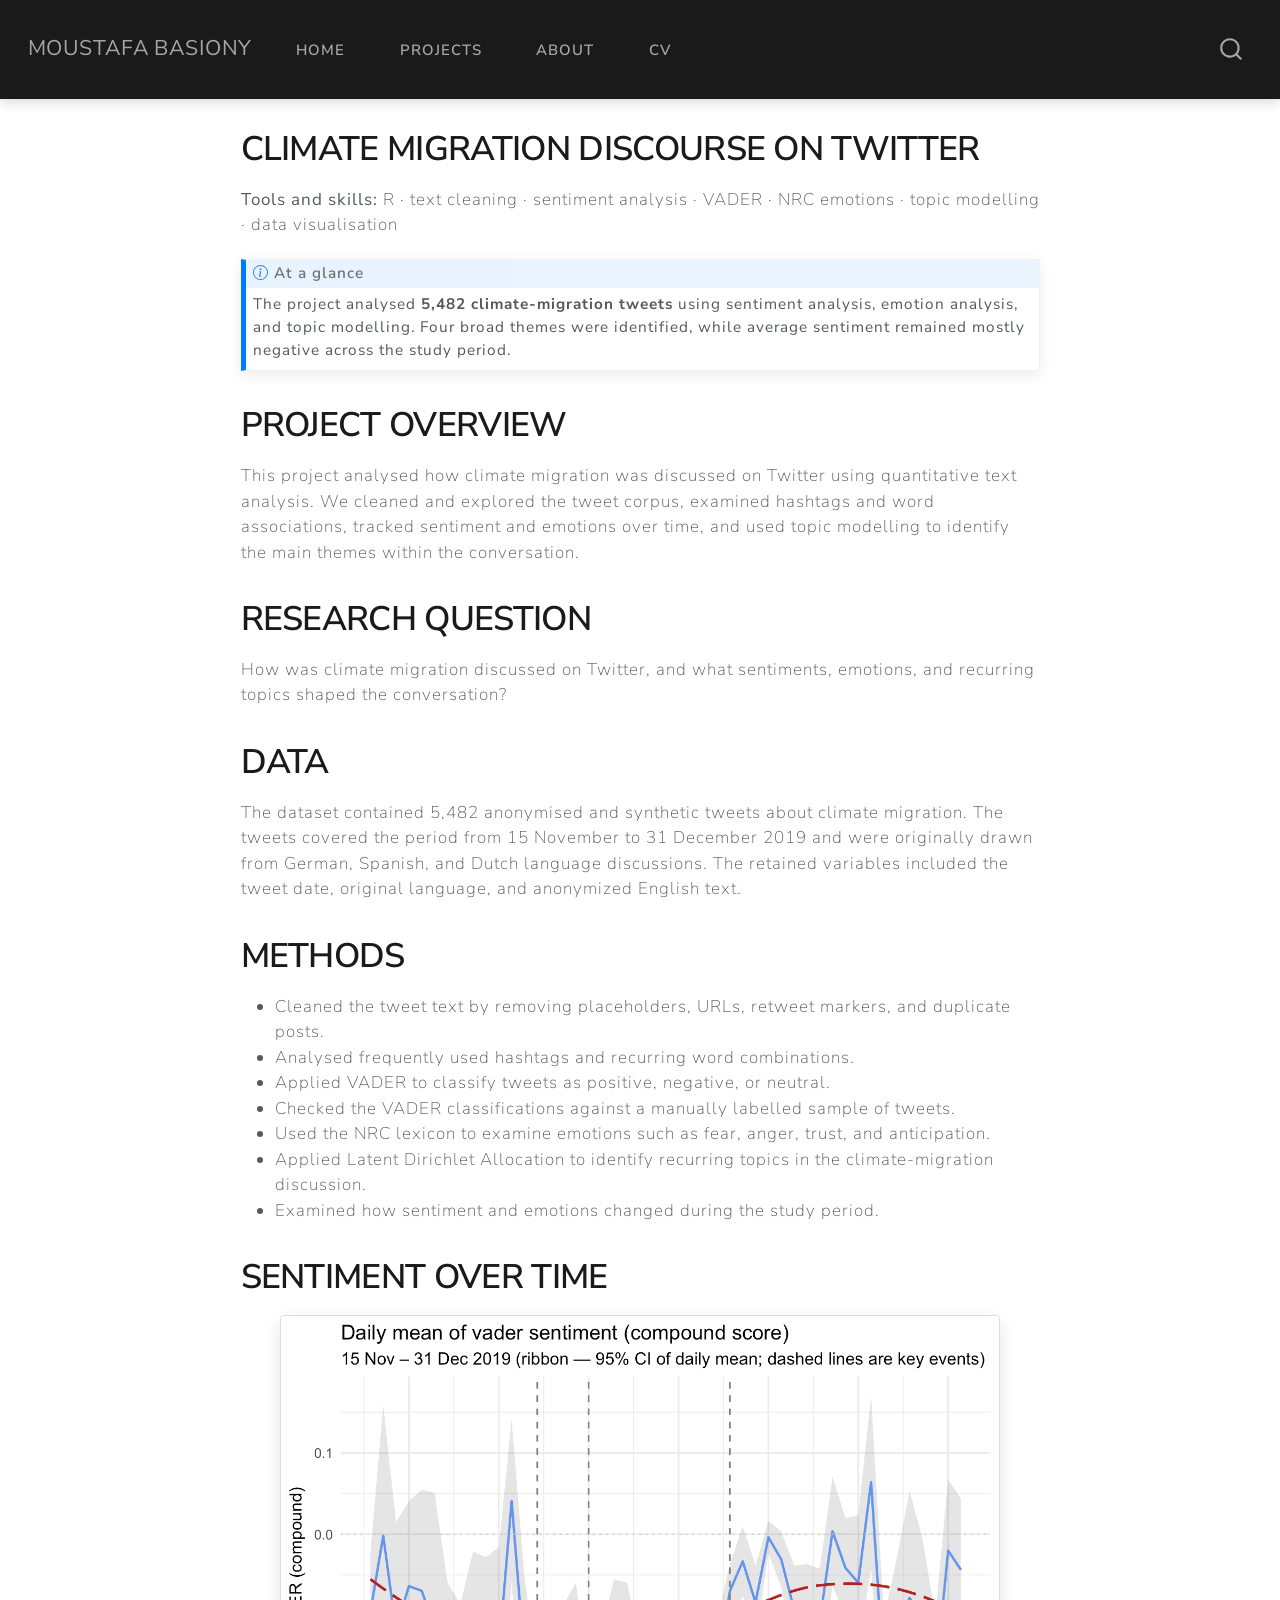
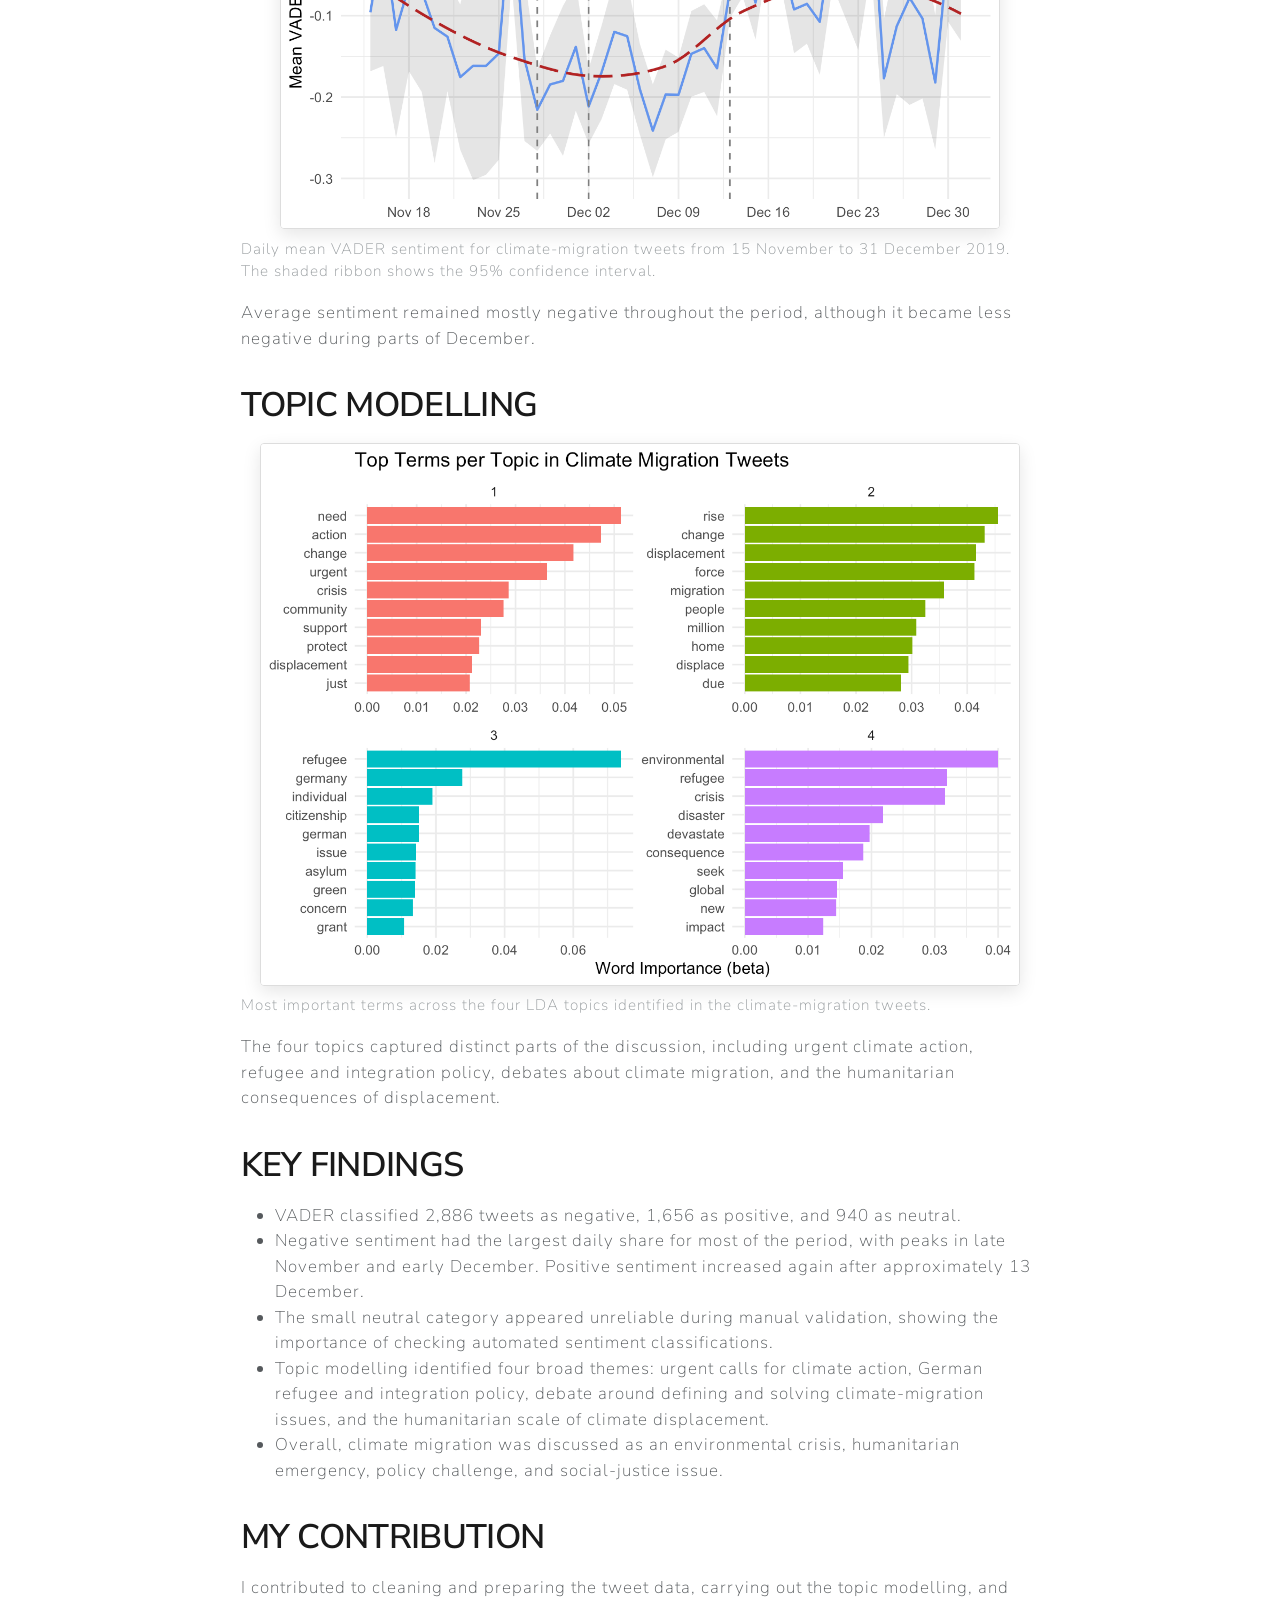
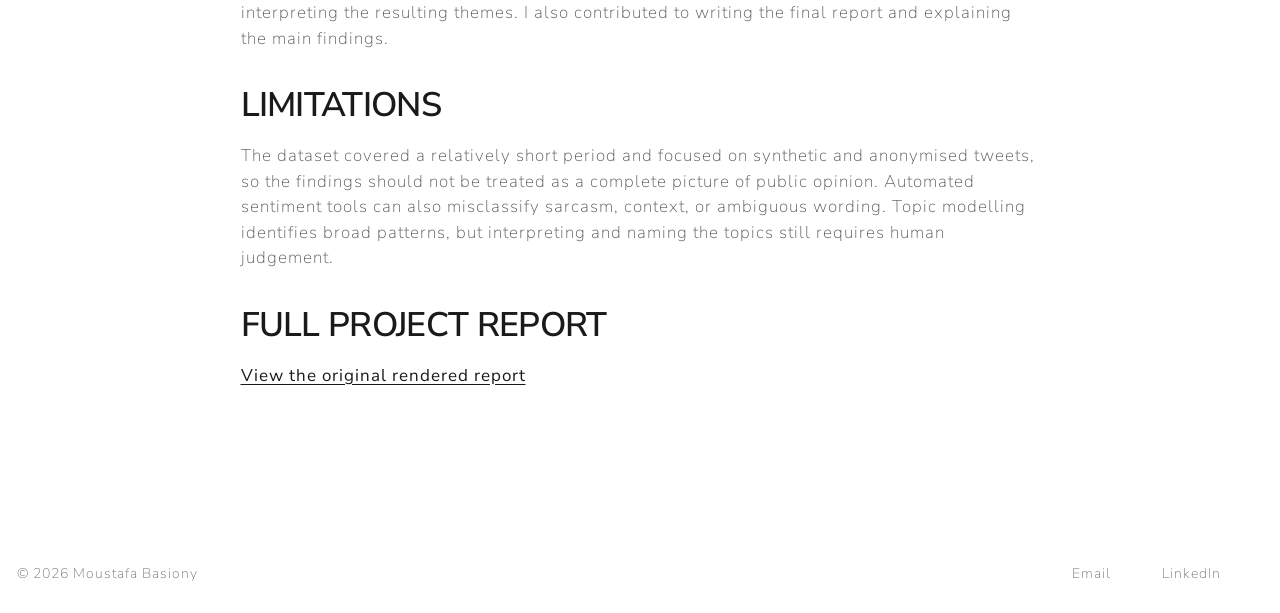
<file: projects/climate-text-analysis.html>
<!DOCTYPE html>
<html xmlns="http://www.w3.org/1999/xhtml" lang="en" xml:lang="en"><head>

<meta charset="utf-8">
<meta name="generator" content="quarto-1.7.32">

<meta name="viewport" content="width=device-width, initial-scale=1.0, user-scalable=yes">


<title>Climate Migration Discourse on Twitter – Moustafa Basiony</title>
<style>
code{white-space: pre-wrap;}
span.smallcaps{font-variant: small-caps;}
div.columns{display: flex; gap: min(4vw, 1.5em);}
div.column{flex: auto; overflow-x: auto;}
div.hanging-indent{margin-left: 1.5em; text-indent: -1.5em;}
ul.task-list{list-style: none;}
ul.task-list li input[type="checkbox"] {
  width: 0.8em;
  margin: 0 0.8em 0.2em -1em; /* quarto-specific, see https://github.com/quarto-dev/quarto-cli/issues/4556 */ 
  vertical-align: middle;
}
</style>


<script src="../site_libs/quarto-nav/quarto-nav.js"></script>
<script src="../site_libs/quarto-nav/headroom.min.js"></script>
<script src="../site_libs/clipboard/clipboard.min.js"></script>
<script src="../site_libs/quarto-search/autocomplete.umd.js"></script>
<script src="../site_libs/quarto-search/fuse.min.js"></script>
<script src="../site_libs/quarto-search/quarto-search.js"></script>
<meta name="quarto:offset" content="../">
<script src="../site_libs/quarto-html/quarto.js" type="module"></script>
<script src="../site_libs/quarto-html/tabsets/tabsets.js" type="module"></script>
<script src="../site_libs/quarto-html/popper.min.js"></script>
<script src="../site_libs/quarto-html/tippy.umd.min.js"></script>
<script src="../site_libs/quarto-html/anchor.min.js"></script>
<link href="../site_libs/quarto-html/tippy.css" rel="stylesheet">
<link href="../site_libs/quarto-html/quarto-syntax-highlighting-37eea08aefeeee20ff55810ff984fec1.css" rel="stylesheet" id="quarto-text-highlighting-styles">
<script src="../site_libs/bootstrap/bootstrap.min.js"></script>
<link href="../site_libs/bootstrap/bootstrap-icons.css" rel="stylesheet">
<link href="../site_libs/bootstrap/bootstrap-bb49951d50c4a7e8d052f44ae1610a34.min.css" rel="stylesheet" append-hash="true" id="quarto-bootstrap" data-mode="light">
<script id="quarto-search-options" type="application/json">{
  "location": "navbar",
  "copy-button": false,
  "collapse-after": 3,
  "panel-placement": "end",
  "type": "overlay",
  "limit": 50,
  "keyboard-shortcut": [
    "f",
    "/",
    "s"
  ],
  "show-item-context": false,
  "language": {
    "search-no-results-text": "No results",
    "search-matching-documents-text": "matching documents",
    "search-copy-link-title": "Copy link to search",
    "search-hide-matches-text": "Hide additional matches",
    "search-more-match-text": "more match in this document",
    "search-more-matches-text": "more matches in this document",
    "search-clear-button-title": "Clear",
    "search-text-placeholder": "",
    "search-detached-cancel-button-title": "Cancel",
    "search-submit-button-title": "Submit",
    "search-label": "Search"
  }
}</script>


<link rel="stylesheet" href="../styles.css">
</head>

<body class="nav-fixed fullcontent quarto-light">

<div id="quarto-search-results"></div>
  <header id="quarto-header" class="headroom fixed-top">
    <nav class="navbar navbar-expand-lg " data-bs-theme="dark">
      <div class="navbar-container container-fluid">
      <div class="navbar-brand-container mx-auto">
    <a class="navbar-brand" href="../index.html">
    <span class="navbar-title">Moustafa Basiony</span>
    </a>
  </div>
            <div id="quarto-search" class="" title="Search"></div>
          <button class="navbar-toggler" type="button" data-bs-toggle="collapse" data-bs-target="#navbarCollapse" aria-controls="navbarCollapse" role="menu" aria-expanded="false" aria-label="Toggle navigation" onclick="if (window.quartoToggleHeadroom) { window.quartoToggleHeadroom(); }">
  <span class="navbar-toggler-icon"></span>
</button>
          <div class="collapse navbar-collapse" id="navbarCollapse">
            <ul class="navbar-nav navbar-nav-scroll me-auto">
  <li class="nav-item">
    <a class="nav-link" href="../index.html"> 
<span class="menu-text">Home</span></a>
  </li>  
  <li class="nav-item">
    <a class="nav-link" href="../projects.html"> 
<span class="menu-text">Projects</span></a>
  </li>  
  <li class="nav-item">
    <a class="nav-link" href="../about.html"> 
<span class="menu-text">About</span></a>
  </li>  
  <li class="nav-item">
    <a class="nav-link" href="../Moustafa-Basiony-CV.pdf"> 
<span class="menu-text">CV</span></a>
  </li>  
</ul>
          </div> <!-- /navcollapse -->
            <div class="quarto-navbar-tools">
</div>
      </div> <!-- /container-fluid -->
    </nav>
</header>
<!-- content -->
<div id="quarto-content" class="quarto-container page-columns page-rows-contents page-layout-article page-navbar">
<!-- sidebar -->
<!-- margin-sidebar -->
    
<!-- main -->
<main class="content" id="quarto-document-content">

<header id="title-block-header" class="quarto-title-block default">
<div class="quarto-title">
<h1 class="title">Climate Migration Discourse on Twitter</h1>
</div>



<div class="quarto-title-meta">

    
  
    
  </div>
  


</header>


<p><strong>Tools and skills:</strong> R · text cleaning · sentiment analysis · VADER · NRC emotions · topic modelling · data visualisation</p>
<div class="callout callout-style-default callout-note callout-titled">
<div class="callout-header d-flex align-content-center">
<div class="callout-icon-container">
<i class="callout-icon"></i>
</div>
<div class="callout-title-container flex-fill">
At a glance
</div>
</div>
<div class="callout-body-container callout-body">
<p>The project analysed <strong>5,482 climate-migration tweets</strong> using sentiment analysis, emotion analysis, and topic modelling. Four broad themes were identified, while average sentiment remained mostly negative across the study period.</p>
</div>
</div>
<section id="project-overview" class="level1">
<h1>Project overview</h1>
<p>This project analysed how climate migration was discussed on Twitter using quantitative text analysis. We cleaned and explored the tweet corpus, examined hashtags and word associations, tracked sentiment and emotions over time, and used topic modelling to identify the main themes within the conversation.</p>
</section>
<section id="research-question" class="level1">
<h1>Research question</h1>
<p>How was climate migration discussed on Twitter, and what sentiments, emotions, and recurring topics shaped the conversation?</p>
</section>
<section id="data" class="level1">
<h1>Data</h1>
<p>The dataset contained 5,482 anonymised and synthetic tweets about climate migration. The tweets covered the period from 15 November to 31 December 2019 and were originally drawn from German, Spanish, and Dutch language discussions. The retained variables included the tweet date, original language, and anonymized English text.</p>
</section>
<section id="methods" class="level1">
<h1>Methods</h1>
<ul>
<li>Cleaned the tweet text by removing placeholders, URLs, retweet markers, and duplicate posts.</li>
<li>Analysed frequently used hashtags and recurring word combinations.</li>
<li>Applied VADER to classify tweets as positive, negative, or neutral.</li>
<li>Checked the VADER classifications against a manually labelled sample of tweets.</li>
<li>Used the NRC lexicon to examine emotions such as fear, anger, trust, and anticipation.</li>
<li>Applied Latent Dirichlet Allocation to identify recurring topics in the climate-migration discussion.</li>
<li>Examined how sentiment and emotions changed during the study period.</li>
</ul>
</section>
<section id="sentiment-over-time" class="level1">
<h1>Sentiment over time</h1>
<div class="quarto-figure quarto-figure-center">
<figure class="figure">
<p><img src="images/climate-sentiment-over-time.png" class="img-fluid figure-img" style="width:90.0%"></p>
<figcaption>Daily mean VADER sentiment for climate-migration tweets from 15 November to 31 December 2019. The shaded ribbon shows the 95% confidence interval.</figcaption>
</figure>
</div>
<p>Average sentiment remained mostly negative throughout the period, although it became less negative during parts of December.</p>
</section>
<section id="topic-modelling" class="level1">
<h1>Topic modelling</h1>
<div class="quarto-figure quarto-figure-center">
<figure class="figure">
<p><img src="images/climate-topic-terms.png" class="img-fluid figure-img" style="width:95.0%"></p>
<figcaption>Most important terms across the four LDA topics identified in the climate-migration tweets.</figcaption>
</figure>
</div>
<p>The four topics captured distinct parts of the discussion, including urgent climate action, refugee and integration policy, debates about climate migration, and the humanitarian consequences of displacement.</p>
</section>
<section id="key-findings" class="level1">
<h1>Key findings</h1>
<ul>
<li>VADER classified 2,886 tweets as negative, 1,656 as positive, and 940 as neutral.</li>
<li>Negative sentiment had the largest daily share for most of the period, with peaks in late November and early December. Positive sentiment increased again after approximately 13 December.</li>
<li>The small neutral category appeared unreliable during manual validation, showing the importance of checking automated sentiment classifications.</li>
<li>Topic modelling identified four broad themes: urgent calls for climate action, German refugee and integration policy, debate around defining and solving climate-migration issues, and the humanitarian scale of climate displacement.</li>
<li>Overall, climate migration was discussed as an environmental crisis, humanitarian emergency, policy challenge, and social-justice issue.</li>
</ul>
</section>
<section id="my-contribution" class="level1">
<h1>My contribution</h1>
<p>I contributed to cleaning and preparing the tweet data, carrying out the topic modelling, and interpreting the resulting themes. I also contributed to writing the final report and explaining the main findings.</p>
</section>
<section id="limitations" class="level1">
<h1>Limitations</h1>
<p>The dataset covered a relatively short period and focused on synthetic and anonymised tweets, so the findings should not be treated as a complete picture of public opinion. Automated sentiment tools can also misclassify sarcasm, context, or ambiguous wording. Topic modelling identifies broad patterns, but interpreting and naming the topics still requires human judgement.</p>
</section>
<section id="full-project-report" class="level1">
<h1>Full project report</h1>
<p><a href="../02-working-files/climate-text-analysis-report.html">View the original rendered report</a></p>


</section>

</main> <!-- /main -->
<script id="quarto-html-after-body" type="application/javascript">
  window.document.addEventListener("DOMContentLoaded", function (event) {
    const icon = "";
    const anchorJS = new window.AnchorJS();
    anchorJS.options = {
      placement: 'right',
      icon: icon
    };
    anchorJS.add('.anchored');
    const isCodeAnnotation = (el) => {
      for (const clz of el.classList) {
        if (clz.startsWith('code-annotation-')) {                     
          return true;
        }
      }
      return false;
    }
    const onCopySuccess = function(e) {
      // button target
      const button = e.trigger;
      // don't keep focus
      button.blur();
      // flash "checked"
      button.classList.add('code-copy-button-checked');
      var currentTitle = button.getAttribute("title");
      button.setAttribute("title", "Copied!");
      let tooltip;
      if (window.bootstrap) {
        button.setAttribute("data-bs-toggle", "tooltip");
        button.setAttribute("data-bs-placement", "left");
        button.setAttribute("data-bs-title", "Copied!");
        tooltip = new bootstrap.Tooltip(button, 
          { trigger: "manual", 
            customClass: "code-copy-button-tooltip",
            offset: [0, -8]});
        tooltip.show();    
      }
      setTimeout(function() {
        if (tooltip) {
          tooltip.hide();
          button.removeAttribute("data-bs-title");
          button.removeAttribute("data-bs-toggle");
          button.removeAttribute("data-bs-placement");
        }
        button.setAttribute("title", currentTitle);
        button.classList.remove('code-copy-button-checked');
      }, 1000);
      // clear code selection
      e.clearSelection();
    }
    const getTextToCopy = function(trigger) {
        const codeEl = trigger.previousElementSibling.cloneNode(true);
        for (const childEl of codeEl.children) {
          if (isCodeAnnotation(childEl)) {
            childEl.remove();
          }
        }
        return codeEl.innerText;
    }
    const clipboard = new window.ClipboardJS('.code-copy-button:not([data-in-quarto-modal])', {
      text: getTextToCopy
    });
    clipboard.on('success', onCopySuccess);
    if (window.document.getElementById('quarto-embedded-source-code-modal')) {
      const clipboardModal = new window.ClipboardJS('.code-copy-button[data-in-quarto-modal]', {
        text: getTextToCopy,
        container: window.document.getElementById('quarto-embedded-source-code-modal')
      });
      clipboardModal.on('success', onCopySuccess);
    }
      var localhostRegex = new RegExp(/^(?:http|https):\/\/localhost\:?[0-9]*\//);
      var mailtoRegex = new RegExp(/^mailto:/);
        var filterRegex = new RegExp("https:\/\/M-Basiony\.github\.io\/research\/");
      var isInternal = (href) => {
          return filterRegex.test(href) || localhostRegex.test(href) || mailtoRegex.test(href);
      }
      // Inspect non-navigation links and adorn them if external
     var links = window.document.querySelectorAll('a[href]:not(.nav-link):not(.navbar-brand):not(.toc-action):not(.sidebar-link):not(.sidebar-item-toggle):not(.pagination-link):not(.no-external):not([aria-hidden]):not(.dropdown-item):not(.quarto-navigation-tool):not(.about-link)');
      for (var i=0; i<links.length; i++) {
        const link = links[i];
        if (!isInternal(link.href)) {
          // undo the damage that might have been done by quarto-nav.js in the case of
          // links that we want to consider external
          if (link.dataset.originalHref !== undefined) {
            link.href = link.dataset.originalHref;
          }
        }
      }
    function tippyHover(el, contentFn, onTriggerFn, onUntriggerFn) {
      const config = {
        allowHTML: true,
        maxWidth: 500,
        delay: 100,
        arrow: false,
        appendTo: function(el) {
            return el.parentElement;
        },
        interactive: true,
        interactiveBorder: 10,
        theme: 'quarto',
        placement: 'bottom-start',
      };
      if (contentFn) {
        config.content = contentFn;
      }
      if (onTriggerFn) {
        config.onTrigger = onTriggerFn;
      }
      if (onUntriggerFn) {
        config.onUntrigger = onUntriggerFn;
      }
      window.tippy(el, config); 
    }
    const noterefs = window.document.querySelectorAll('a[role="doc-noteref"]');
    for (var i=0; i<noterefs.length; i++) {
      const ref = noterefs[i];
      tippyHover(ref, function() {
        // use id or data attribute instead here
        let href = ref.getAttribute('data-footnote-href') || ref.getAttribute('href');
        try { href = new URL(href).hash; } catch {}
        const id = href.replace(/^#\/?/, "");
        const note = window.document.getElementById(id);
        if (note) {
          return note.innerHTML;
        } else {
          return "";
        }
      });
    }
    const xrefs = window.document.querySelectorAll('a.quarto-xref');
    const processXRef = (id, note) => {
      // Strip column container classes
      const stripColumnClz = (el) => {
        el.classList.remove("page-full", "page-columns");
        if (el.children) {
          for (const child of el.children) {
            stripColumnClz(child);
          }
        }
      }
      stripColumnClz(note)
      if (id === null || id.startsWith('sec-')) {
        // Special case sections, only their first couple elements
        const container = document.createElement("div");
        if (note.children && note.children.length > 2) {
          container.appendChild(note.children[0].cloneNode(true));
          for (let i = 1; i < note.children.length; i++) {
            const child = note.children[i];
            if (child.tagName === "P" && child.innerText === "") {
              continue;
            } else {
              container.appendChild(child.cloneNode(true));
              break;
            }
          }
          if (window.Quarto?.typesetMath) {
            window.Quarto.typesetMath(container);
          }
          return container.innerHTML
        } else {
          if (window.Quarto?.typesetMath) {
            window.Quarto.typesetMath(note);
          }
          return note.innerHTML;
        }
      } else {
        // Remove any anchor links if they are present
        const anchorLink = note.querySelector('a.anchorjs-link');
        if (anchorLink) {
          anchorLink.remove();
        }
        if (window.Quarto?.typesetMath) {
          window.Quarto.typesetMath(note);
        }
        if (note.classList.contains("callout")) {
          return note.outerHTML;
        } else {
          return note.innerHTML;
        }
      }
    }
    for (var i=0; i<xrefs.length; i++) {
      const xref = xrefs[i];
      tippyHover(xref, undefined, function(instance) {
        instance.disable();
        let url = xref.getAttribute('href');
        let hash = undefined; 
        if (url.startsWith('#')) {
          hash = url;
        } else {
          try { hash = new URL(url).hash; } catch {}
        }
        if (hash) {
          const id = hash.replace(/^#\/?/, "");
          const note = window.document.getElementById(id);
          if (note !== null) {
            try {
              const html = processXRef(id, note.cloneNode(true));
              instance.setContent(html);
            } finally {
              instance.enable();
              instance.show();
            }
          } else {
            // See if we can fetch this
            fetch(url.split('#')[0])
            .then(res => res.text())
            .then(html => {
              const parser = new DOMParser();
              const htmlDoc = parser.parseFromString(html, "text/html");
              const note = htmlDoc.getElementById(id);
              if (note !== null) {
                const html = processXRef(id, note);
                instance.setContent(html);
              } 
            }).finally(() => {
              instance.enable();
              instance.show();
            });
          }
        } else {
          // See if we can fetch a full url (with no hash to target)
          // This is a special case and we should probably do some content thinning / targeting
          fetch(url)
          .then(res => res.text())
          .then(html => {
            const parser = new DOMParser();
            const htmlDoc = parser.parseFromString(html, "text/html");
            const note = htmlDoc.querySelector('main.content');
            if (note !== null) {
              // This should only happen for chapter cross references
              // (since there is no id in the URL)
              // remove the first header
              if (note.children.length > 0 && note.children[0].tagName === "HEADER") {
                note.children[0].remove();
              }
              const html = processXRef(null, note);
              instance.setContent(html);
            } 
          }).finally(() => {
            instance.enable();
            instance.show();
          });
        }
      }, function(instance) {
      });
    }
        let selectedAnnoteEl;
        const selectorForAnnotation = ( cell, annotation) => {
          let cellAttr = 'data-code-cell="' + cell + '"';
          let lineAttr = 'data-code-annotation="' +  annotation + '"';
          const selector = 'span[' + cellAttr + '][' + lineAttr + ']';
          return selector;
        }
        const selectCodeLines = (annoteEl) => {
          const doc = window.document;
          const targetCell = annoteEl.getAttribute("data-target-cell");
          const targetAnnotation = annoteEl.getAttribute("data-target-annotation");
          const annoteSpan = window.document.querySelector(selectorForAnnotation(targetCell, targetAnnotation));
          const lines = annoteSpan.getAttribute("data-code-lines").split(",");
          const lineIds = lines.map((line) => {
            return targetCell + "-" + line;
          })
          let top = null;
          let height = null;
          let parent = null;
          if (lineIds.length > 0) {
              //compute the position of the single el (top and bottom and make a div)
              const el = window.document.getElementById(lineIds[0]);
              top = el.offsetTop;
              height = el.offsetHeight;
              parent = el.parentElement.parentElement;
            if (lineIds.length > 1) {
              const lastEl = window.document.getElementById(lineIds[lineIds.length - 1]);
              const bottom = lastEl.offsetTop + lastEl.offsetHeight;
              height = bottom - top;
            }
            if (top !== null && height !== null && parent !== null) {
              // cook up a div (if necessary) and position it 
              let div = window.document.getElementById("code-annotation-line-highlight");
              if (div === null) {
                div = window.document.createElement("div");
                div.setAttribute("id", "code-annotation-line-highlight");
                div.style.position = 'absolute';
                parent.appendChild(div);
              }
              div.style.top = top - 2 + "px";
              div.style.height = height + 4 + "px";
              div.style.left = 0;
              let gutterDiv = window.document.getElementById("code-annotation-line-highlight-gutter");
              if (gutterDiv === null) {
                gutterDiv = window.document.createElement("div");
                gutterDiv.setAttribute("id", "code-annotation-line-highlight-gutter");
                gutterDiv.style.position = 'absolute';
                const codeCell = window.document.getElementById(targetCell);
                const gutter = codeCell.querySelector('.code-annotation-gutter');
                gutter.appendChild(gutterDiv);
              }
              gutterDiv.style.top = top - 2 + "px";
              gutterDiv.style.height = height + 4 + "px";
            }
            selectedAnnoteEl = annoteEl;
          }
        };
        const unselectCodeLines = () => {
          const elementsIds = ["code-annotation-line-highlight", "code-annotation-line-highlight-gutter"];
          elementsIds.forEach((elId) => {
            const div = window.document.getElementById(elId);
            if (div) {
              div.remove();
            }
          });
          selectedAnnoteEl = undefined;
        };
          // Handle positioning of the toggle
      window.addEventListener(
        "resize",
        throttle(() => {
          elRect = undefined;
          if (selectedAnnoteEl) {
            selectCodeLines(selectedAnnoteEl);
          }
        }, 10)
      );
      function throttle(fn, ms) {
      let throttle = false;
      let timer;
        return (...args) => {
          if(!throttle) { // first call gets through
              fn.apply(this, args);
              throttle = true;
          } else { // all the others get throttled
              if(timer) clearTimeout(timer); // cancel #2
              timer = setTimeout(() => {
                fn.apply(this, args);
                timer = throttle = false;
              }, ms);
          }
        };
      }
        // Attach click handler to the DT
        const annoteDls = window.document.querySelectorAll('dt[data-target-cell]');
        for (const annoteDlNode of annoteDls) {
          annoteDlNode.addEventListener('click', (event) => {
            const clickedEl = event.target;
            if (clickedEl !== selectedAnnoteEl) {
              unselectCodeLines();
              const activeEl = window.document.querySelector('dt[data-target-cell].code-annotation-active');
              if (activeEl) {
                activeEl.classList.remove('code-annotation-active');
              }
              selectCodeLines(clickedEl);
              clickedEl.classList.add('code-annotation-active');
            } else {
              // Unselect the line
              unselectCodeLines();
              clickedEl.classList.remove('code-annotation-active');
            }
          });
        }
    const findCites = (el) => {
      const parentEl = el.parentElement;
      if (parentEl) {
        const cites = parentEl.dataset.cites;
        if (cites) {
          return {
            el,
            cites: cites.split(' ')
          };
        } else {
          return findCites(el.parentElement)
        }
      } else {
        return undefined;
      }
    };
    var bibliorefs = window.document.querySelectorAll('a[role="doc-biblioref"]');
    for (var i=0; i<bibliorefs.length; i++) {
      const ref = bibliorefs[i];
      const citeInfo = findCites(ref);
      if (citeInfo) {
        tippyHover(citeInfo.el, function() {
          var popup = window.document.createElement('div');
          citeInfo.cites.forEach(function(cite) {
            var citeDiv = window.document.createElement('div');
            citeDiv.classList.add('hanging-indent');
            citeDiv.classList.add('csl-entry');
            var biblioDiv = window.document.getElementById('ref-' + cite);
            if (biblioDiv) {
              citeDiv.innerHTML = biblioDiv.innerHTML;
            }
            popup.appendChild(citeDiv);
          });
          return popup.innerHTML;
        });
      }
    }
  });
  </script>
</div> <!-- /content -->
<footer class="footer">
  <div class="nav-footer">
    <div class="nav-footer-left">
<p>© 2026 Moustafa Basiony</p>
</div>   
    <div class="nav-footer-center">
      &nbsp;
    </div>
    <div class="nav-footer-right">
      <ul class="footer-items list-unstyled">
    <li class="nav-item">
    <a class="nav-link" href="mailto:Moustafa.basiony@outlook.com">
<p>Email</p>
</a>
  </li>  
    <li class="nav-item">
    <a class="nav-link" href="https://www.linkedin.com/in/moustafa-basiony">
<p>LinkedIn</p>
</a>
  </li>  
</ul>
    </div>
  </div>
</footer>




</body></html>
</file>
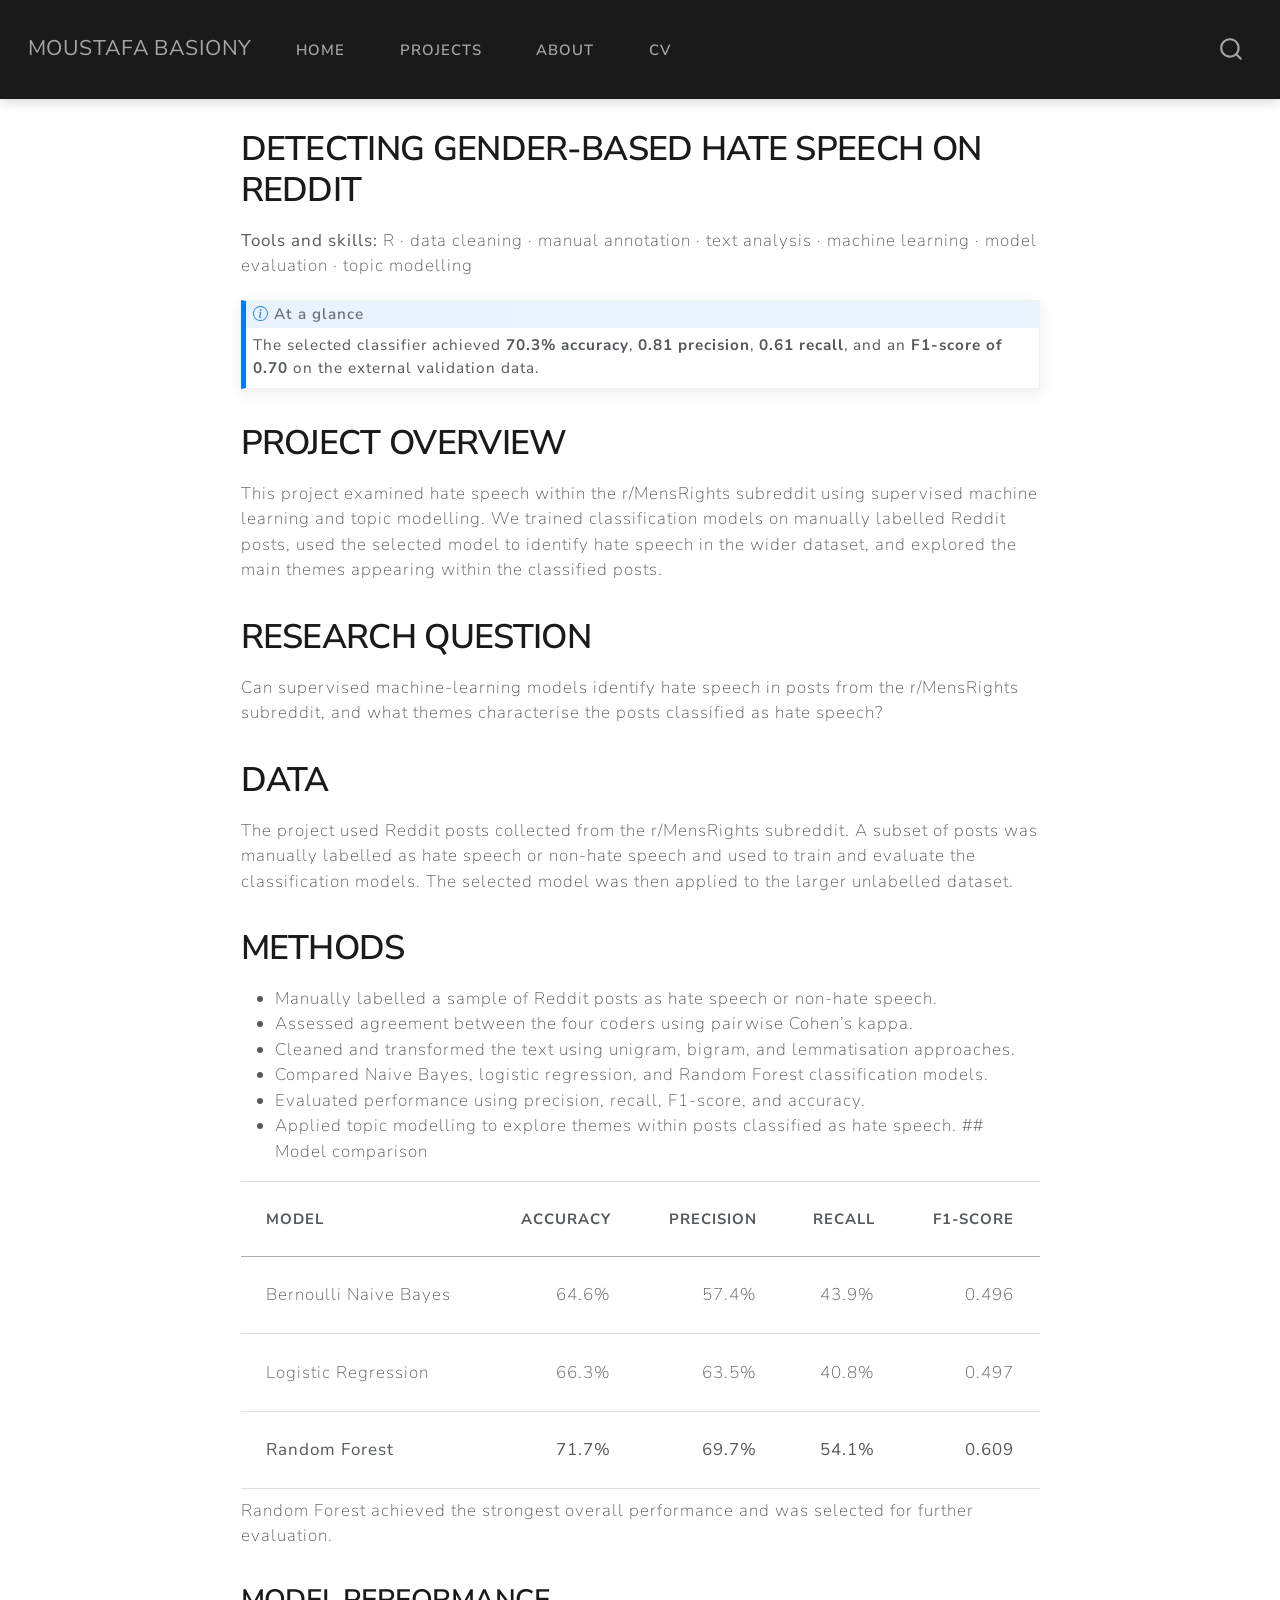
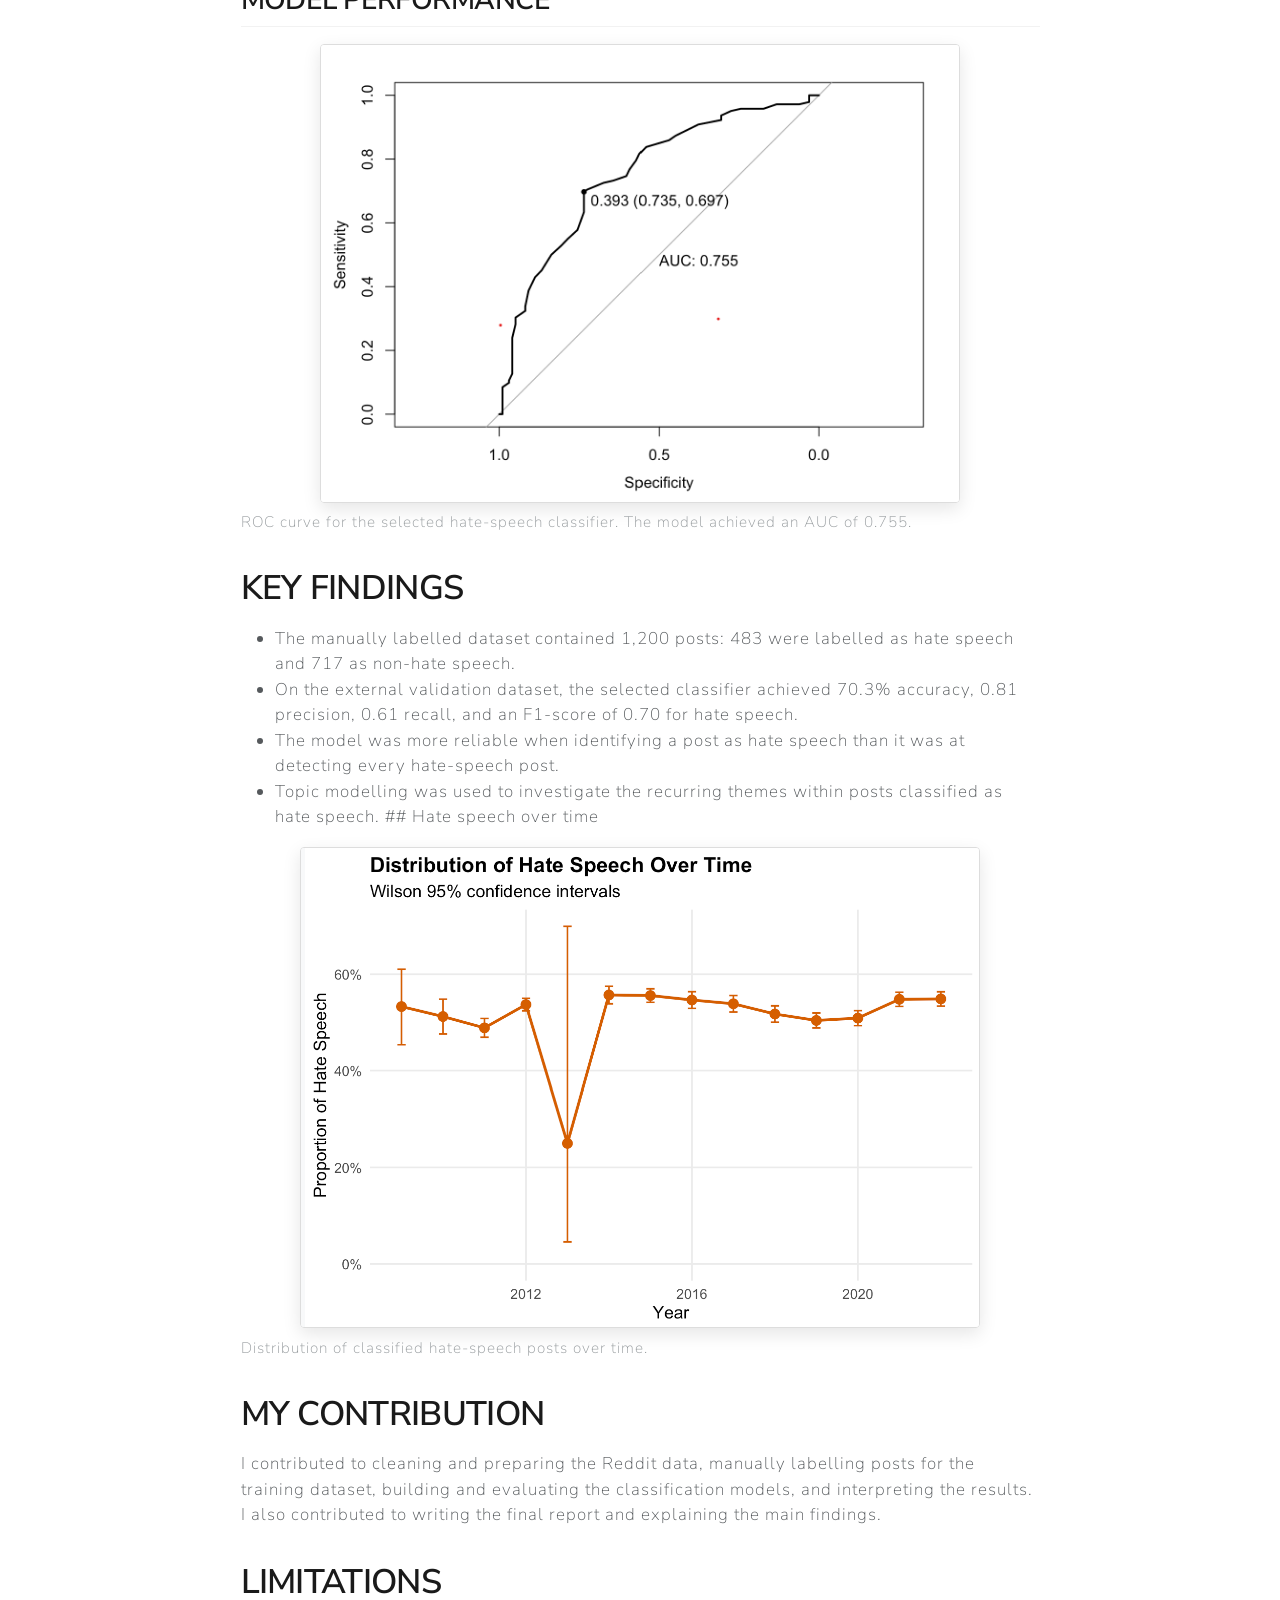
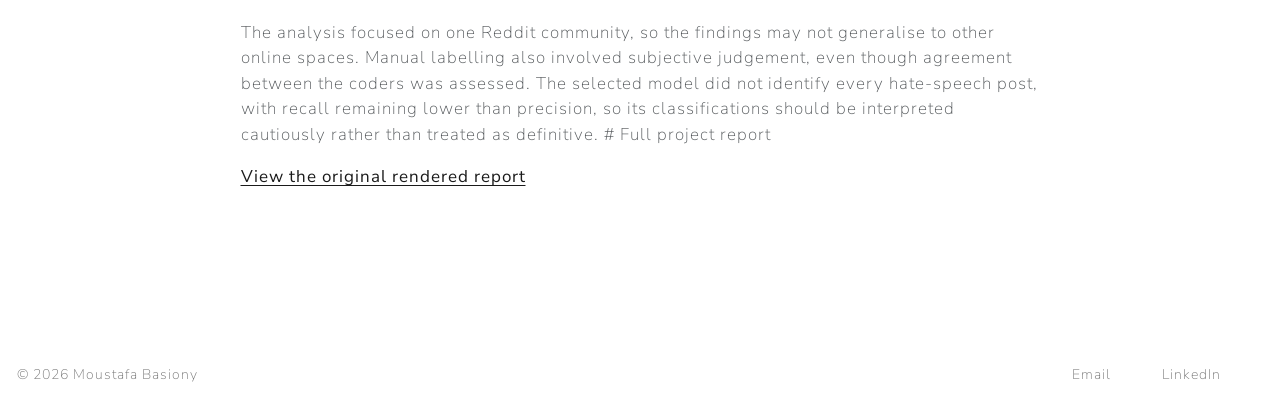
<file: projects/hate-speech.html>
<!DOCTYPE html>
<html xmlns="http://www.w3.org/1999/xhtml" lang="en" xml:lang="en"><head>

<meta charset="utf-8">
<meta name="generator" content="quarto-1.7.32">

<meta name="viewport" content="width=device-width, initial-scale=1.0, user-scalable=yes">


<title>Detecting Gender-Based Hate Speech on Reddit – Moustafa Basiony</title>
<style>
code{white-space: pre-wrap;}
span.smallcaps{font-variant: small-caps;}
div.columns{display: flex; gap: min(4vw, 1.5em);}
div.column{flex: auto; overflow-x: auto;}
div.hanging-indent{margin-left: 1.5em; text-indent: -1.5em;}
ul.task-list{list-style: none;}
ul.task-list li input[type="checkbox"] {
  width: 0.8em;
  margin: 0 0.8em 0.2em -1em; /* quarto-specific, see https://github.com/quarto-dev/quarto-cli/issues/4556 */ 
  vertical-align: middle;
}
</style>


<script src="../site_libs/quarto-nav/quarto-nav.js"></script>
<script src="../site_libs/quarto-nav/headroom.min.js"></script>
<script src="../site_libs/clipboard/clipboard.min.js"></script>
<script src="../site_libs/quarto-search/autocomplete.umd.js"></script>
<script src="../site_libs/quarto-search/fuse.min.js"></script>
<script src="../site_libs/quarto-search/quarto-search.js"></script>
<meta name="quarto:offset" content="../">
<script src="../site_libs/quarto-html/quarto.js" type="module"></script>
<script src="../site_libs/quarto-html/tabsets/tabsets.js" type="module"></script>
<script src="../site_libs/quarto-html/popper.min.js"></script>
<script src="../site_libs/quarto-html/tippy.umd.min.js"></script>
<script src="../site_libs/quarto-html/anchor.min.js"></script>
<link href="../site_libs/quarto-html/tippy.css" rel="stylesheet">
<link href="../site_libs/quarto-html/quarto-syntax-highlighting-37eea08aefeeee20ff55810ff984fec1.css" rel="stylesheet" id="quarto-text-highlighting-styles">
<script src="../site_libs/bootstrap/bootstrap.min.js"></script>
<link href="../site_libs/bootstrap/bootstrap-icons.css" rel="stylesheet">
<link href="../site_libs/bootstrap/bootstrap-bb49951d50c4a7e8d052f44ae1610a34.min.css" rel="stylesheet" append-hash="true" id="quarto-bootstrap" data-mode="light">
<script id="quarto-search-options" type="application/json">{
  "location": "navbar",
  "copy-button": false,
  "collapse-after": 3,
  "panel-placement": "end",
  "type": "overlay",
  "limit": 50,
  "keyboard-shortcut": [
    "f",
    "/",
    "s"
  ],
  "show-item-context": false,
  "language": {
    "search-no-results-text": "No results",
    "search-matching-documents-text": "matching documents",
    "search-copy-link-title": "Copy link to search",
    "search-hide-matches-text": "Hide additional matches",
    "search-more-match-text": "more match in this document",
    "search-more-matches-text": "more matches in this document",
    "search-clear-button-title": "Clear",
    "search-text-placeholder": "",
    "search-detached-cancel-button-title": "Cancel",
    "search-submit-button-title": "Submit",
    "search-label": "Search"
  }
}</script>


<link rel="stylesheet" href="../styles.css">
</head>

<body class="nav-fixed fullcontent quarto-light">

<div id="quarto-search-results"></div>
  <header id="quarto-header" class="headroom fixed-top">
    <nav class="navbar navbar-expand-lg " data-bs-theme="dark">
      <div class="navbar-container container-fluid">
      <div class="navbar-brand-container mx-auto">
    <a class="navbar-brand" href="../index.html">
    <span class="navbar-title">Moustafa Basiony</span>
    </a>
  </div>
            <div id="quarto-search" class="" title="Search"></div>
          <button class="navbar-toggler" type="button" data-bs-toggle="collapse" data-bs-target="#navbarCollapse" aria-controls="navbarCollapse" role="menu" aria-expanded="false" aria-label="Toggle navigation" onclick="if (window.quartoToggleHeadroom) { window.quartoToggleHeadroom(); }">
  <span class="navbar-toggler-icon"></span>
</button>
          <div class="collapse navbar-collapse" id="navbarCollapse">
            <ul class="navbar-nav navbar-nav-scroll me-auto">
  <li class="nav-item">
    <a class="nav-link" href="../index.html"> 
<span class="menu-text">Home</span></a>
  </li>  
  <li class="nav-item">
    <a class="nav-link" href="../projects.html"> 
<span class="menu-text">Projects</span></a>
  </li>  
  <li class="nav-item">
    <a class="nav-link" href="../about.html"> 
<span class="menu-text">About</span></a>
  </li>  
  <li class="nav-item">
    <a class="nav-link" href="../Moustafa-Basiony-CV.pdf"> 
<span class="menu-text">CV</span></a>
  </li>  
</ul>
          </div> <!-- /navcollapse -->
            <div class="quarto-navbar-tools">
</div>
      </div> <!-- /container-fluid -->
    </nav>
</header>
<!-- content -->
<div id="quarto-content" class="quarto-container page-columns page-rows-contents page-layout-article page-navbar">
<!-- sidebar -->
<!-- margin-sidebar -->
    
<!-- main -->
<main class="content" id="quarto-document-content">

<header id="title-block-header" class="quarto-title-block default">
<div class="quarto-title">
<h1 class="title">Detecting Gender-Based Hate Speech on Reddit</h1>
</div>



<div class="quarto-title-meta">

    
  
    
  </div>
  


</header>


<p><strong>Tools and skills:</strong> R · data cleaning · manual annotation · text analysis · machine learning · model evaluation · topic modelling</p>
<div class="callout callout-style-default callout-note callout-titled">
<div class="callout-header d-flex align-content-center">
<div class="callout-icon-container">
<i class="callout-icon"></i>
</div>
<div class="callout-title-container flex-fill">
At a glance
</div>
</div>
<div class="callout-body-container callout-body">
<p>The selected classifier achieved <strong>70.3% accuracy</strong>, <strong>0.81 precision</strong>, <strong>0.61 recall</strong>, and an <strong>F1-score of 0.70</strong> on the external validation data.</p>
</div>
</div>
<section id="project-overview" class="level1">
<h1>Project overview</h1>
<p>This project examined hate speech within the r/MensRights subreddit using supervised machine learning and topic modelling. We trained classification models on manually labelled Reddit posts, used the selected model to identify hate speech in the wider dataset, and explored the main themes appearing within the classified posts.</p>
</section>
<section id="research-question" class="level1">
<h1>Research question</h1>
<p>Can supervised machine-learning models identify hate speech in posts from the r/MensRights subreddit, and what themes characterise the posts classified as hate speech?</p>
</section>
<section id="data" class="level1">
<h1>Data</h1>
<p>The project used Reddit posts collected from the r/MensRights subreddit. A subset of posts was manually labelled as hate speech or non-hate speech and used to train and evaluate the classification models. The selected model was then applied to the larger unlabelled dataset.</p>
</section>
<section id="methods" class="level1">
<h1>Methods</h1>
<ul>
<li>Manually labelled a sample of Reddit posts as hate speech or non-hate speech.</li>
<li>Assessed agreement between the four coders using pairwise Cohen’s kappa.</li>
<li>Cleaned and transformed the text using unigram, bigram, and lemmatisation approaches.</li>
<li>Compared Naive Bayes, logistic regression, and Random Forest classification models.</li>
<li>Evaluated performance using precision, recall, F1-score, and accuracy.</li>
<li>Applied topic modelling to explore themes within posts classified as hate speech. ## Model comparison</li>
</ul>
<table class="caption-top table">
<thead>
<tr class="header">
<th>Model</th>
<th style="text-align: right;">Accuracy</th>
<th style="text-align: right;">Precision</th>
<th style="text-align: right;">Recall</th>
<th style="text-align: right;">F1-score</th>
</tr>
</thead>
<tbody>
<tr class="odd">
<td>Bernoulli Naive Bayes</td>
<td style="text-align: right;">64.6%</td>
<td style="text-align: right;">57.4%</td>
<td style="text-align: right;">43.9%</td>
<td style="text-align: right;">0.496</td>
</tr>
<tr class="even">
<td>Logistic Regression</td>
<td style="text-align: right;">66.3%</td>
<td style="text-align: right;">63.5%</td>
<td style="text-align: right;">40.8%</td>
<td style="text-align: right;">0.497</td>
</tr>
<tr class="odd">
<td><strong>Random Forest</strong></td>
<td style="text-align: right;"><strong>71.7%</strong></td>
<td style="text-align: right;"><strong>69.7%</strong></td>
<td style="text-align: right;"><strong>54.1%</strong></td>
<td style="text-align: right;"><strong>0.609</strong></td>
</tr>
</tbody>
</table>
<p>Random Forest achieved the strongest overall performance and was selected for further evaluation.</p>
<section id="model-performance" class="level2">
<h2 class="anchored" data-anchor-id="model-performance">Model performance</h2>
<div class="quarto-figure quarto-figure-center">
<figure class="figure">
<p><img src="images/hate-speech-performance.png" class="img-fluid figure-img" style="width:80.0%"></p>
<figcaption>ROC curve for the selected hate-speech classifier. The model achieved an AUC of 0.755.</figcaption>
</figure>
</div>
</section>
</section>
<section id="key-findings" class="level1">
<h1>Key findings</h1>
<ul>
<li>The manually labelled dataset contained 1,200 posts: 483 were labelled as hate speech and 717 as non-hate speech.</li>
<li>On the external validation dataset, the selected classifier achieved 70.3% accuracy, 0.81 precision, 0.61 recall, and an F1-score of 0.70 for hate speech.</li>
<li>The model was more reliable when identifying a post as hate speech than it was at detecting every hate-speech post.</li>
<li>Topic modelling was used to investigate the recurring themes within posts classified as hate speech. ## Hate speech over time</li>
</ul>
<div class="quarto-figure quarto-figure-center">
<figure class="figure">
<p><img src="images/hate-speech-over-time.png" class="img-fluid figure-img" style="width:85.0%"></p>
<figcaption>Distribution of classified hate-speech posts over time.</figcaption>
</figure>
</div>
</section>
<section id="my-contribution" class="level1">
<h1>My contribution</h1>
<p>I contributed to cleaning and preparing the Reddit data, manually labelling posts for the training dataset, building and evaluating the classification models, and interpreting the results. I also contributed to writing the final report and explaining the main findings.</p>
</section>
<section id="limitations" class="level1">
<h1>Limitations</h1>
<p>The analysis focused on one Reddit community, so the findings may not generalise to other online spaces. Manual labelling also involved subjective judgement, even though agreement between the coders was assessed. The selected model did not identify every hate-speech post, with recall remaining lower than precision, so its classifications should be interpreted cautiously rather than treated as definitive. # Full project report</p>
<p><a href="../02-working-files/ML_Part_Final.html">View the original rendered report</a></p>


</section>

</main> <!-- /main -->
<script id="quarto-html-after-body" type="application/javascript">
  window.document.addEventListener("DOMContentLoaded", function (event) {
    const icon = "";
    const anchorJS = new window.AnchorJS();
    anchorJS.options = {
      placement: 'right',
      icon: icon
    };
    anchorJS.add('.anchored');
    const isCodeAnnotation = (el) => {
      for (const clz of el.classList) {
        if (clz.startsWith('code-annotation-')) {                     
          return true;
        }
      }
      return false;
    }
    const onCopySuccess = function(e) {
      // button target
      const button = e.trigger;
      // don't keep focus
      button.blur();
      // flash "checked"
      button.classList.add('code-copy-button-checked');
      var currentTitle = button.getAttribute("title");
      button.setAttribute("title", "Copied!");
      let tooltip;
      if (window.bootstrap) {
        button.setAttribute("data-bs-toggle", "tooltip");
        button.setAttribute("data-bs-placement", "left");
        button.setAttribute("data-bs-title", "Copied!");
        tooltip = new bootstrap.Tooltip(button, 
          { trigger: "manual", 
            customClass: "code-copy-button-tooltip",
            offset: [0, -8]});
        tooltip.show();    
      }
      setTimeout(function() {
        if (tooltip) {
          tooltip.hide();
          button.removeAttribute("data-bs-title");
          button.removeAttribute("data-bs-toggle");
          button.removeAttribute("data-bs-placement");
        }
        button.setAttribute("title", currentTitle);
        button.classList.remove('code-copy-button-checked');
      }, 1000);
      // clear code selection
      e.clearSelection();
    }
    const getTextToCopy = function(trigger) {
        const codeEl = trigger.previousElementSibling.cloneNode(true);
        for (const childEl of codeEl.children) {
          if (isCodeAnnotation(childEl)) {
            childEl.remove();
          }
        }
        return codeEl.innerText;
    }
    const clipboard = new window.ClipboardJS('.code-copy-button:not([data-in-quarto-modal])', {
      text: getTextToCopy
    });
    clipboard.on('success', onCopySuccess);
    if (window.document.getElementById('quarto-embedded-source-code-modal')) {
      const clipboardModal = new window.ClipboardJS('.code-copy-button[data-in-quarto-modal]', {
        text: getTextToCopy,
        container: window.document.getElementById('quarto-embedded-source-code-modal')
      });
      clipboardModal.on('success', onCopySuccess);
    }
      var localhostRegex = new RegExp(/^(?:http|https):\/\/localhost\:?[0-9]*\//);
      var mailtoRegex = new RegExp(/^mailto:/);
        var filterRegex = new RegExp("https:\/\/M-Basiony\.github\.io\/research\/");
      var isInternal = (href) => {
          return filterRegex.test(href) || localhostRegex.test(href) || mailtoRegex.test(href);
      }
      // Inspect non-navigation links and adorn them if external
     var links = window.document.querySelectorAll('a[href]:not(.nav-link):not(.navbar-brand):not(.toc-action):not(.sidebar-link):not(.sidebar-item-toggle):not(.pagination-link):not(.no-external):not([aria-hidden]):not(.dropdown-item):not(.quarto-navigation-tool):not(.about-link)');
      for (var i=0; i<links.length; i++) {
        const link = links[i];
        if (!isInternal(link.href)) {
          // undo the damage that might have been done by quarto-nav.js in the case of
          // links that we want to consider external
          if (link.dataset.originalHref !== undefined) {
            link.href = link.dataset.originalHref;
          }
        }
      }
    function tippyHover(el, contentFn, onTriggerFn, onUntriggerFn) {
      const config = {
        allowHTML: true,
        maxWidth: 500,
        delay: 100,
        arrow: false,
        appendTo: function(el) {
            return el.parentElement;
        },
        interactive: true,
        interactiveBorder: 10,
        theme: 'quarto',
        placement: 'bottom-start',
      };
      if (contentFn) {
        config.content = contentFn;
      }
      if (onTriggerFn) {
        config.onTrigger = onTriggerFn;
      }
      if (onUntriggerFn) {
        config.onUntrigger = onUntriggerFn;
      }
      window.tippy(el, config); 
    }
    const noterefs = window.document.querySelectorAll('a[role="doc-noteref"]');
    for (var i=0; i<noterefs.length; i++) {
      const ref = noterefs[i];
      tippyHover(ref, function() {
        // use id or data attribute instead here
        let href = ref.getAttribute('data-footnote-href') || ref.getAttribute('href');
        try { href = new URL(href).hash; } catch {}
        const id = href.replace(/^#\/?/, "");
        const note = window.document.getElementById(id);
        if (note) {
          return note.innerHTML;
        } else {
          return "";
        }
      });
    }
    const xrefs = window.document.querySelectorAll('a.quarto-xref');
    const processXRef = (id, note) => {
      // Strip column container classes
      const stripColumnClz = (el) => {
        el.classList.remove("page-full", "page-columns");
        if (el.children) {
          for (const child of el.children) {
            stripColumnClz(child);
          }
        }
      }
      stripColumnClz(note)
      if (id === null || id.startsWith('sec-')) {
        // Special case sections, only their first couple elements
        const container = document.createElement("div");
        if (note.children && note.children.length > 2) {
          container.appendChild(note.children[0].cloneNode(true));
          for (let i = 1; i < note.children.length; i++) {
            const child = note.children[i];
            if (child.tagName === "P" && child.innerText === "") {
              continue;
            } else {
              container.appendChild(child.cloneNode(true));
              break;
            }
          }
          if (window.Quarto?.typesetMath) {
            window.Quarto.typesetMath(container);
          }
          return container.innerHTML
        } else {
          if (window.Quarto?.typesetMath) {
            window.Quarto.typesetMath(note);
          }
          return note.innerHTML;
        }
      } else {
        // Remove any anchor links if they are present
        const anchorLink = note.querySelector('a.anchorjs-link');
        if (anchorLink) {
          anchorLink.remove();
        }
        if (window.Quarto?.typesetMath) {
          window.Quarto.typesetMath(note);
        }
        if (note.classList.contains("callout")) {
          return note.outerHTML;
        } else {
          return note.innerHTML;
        }
      }
    }
    for (var i=0; i<xrefs.length; i++) {
      const xref = xrefs[i];
      tippyHover(xref, undefined, function(instance) {
        instance.disable();
        let url = xref.getAttribute('href');
        let hash = undefined; 
        if (url.startsWith('#')) {
          hash = url;
        } else {
          try { hash = new URL(url).hash; } catch {}
        }
        if (hash) {
          const id = hash.replace(/^#\/?/, "");
          const note = window.document.getElementById(id);
          if (note !== null) {
            try {
              const html = processXRef(id, note.cloneNode(true));
              instance.setContent(html);
            } finally {
              instance.enable();
              instance.show();
            }
          } else {
            // See if we can fetch this
            fetch(url.split('#')[0])
            .then(res => res.text())
            .then(html => {
              const parser = new DOMParser();
              const htmlDoc = parser.parseFromString(html, "text/html");
              const note = htmlDoc.getElementById(id);
              if (note !== null) {
                const html = processXRef(id, note);
                instance.setContent(html);
              } 
            }).finally(() => {
              instance.enable();
              instance.show();
            });
          }
        } else {
          // See if we can fetch a full url (with no hash to target)
          // This is a special case and we should probably do some content thinning / targeting
          fetch(url)
          .then(res => res.text())
          .then(html => {
            const parser = new DOMParser();
            const htmlDoc = parser.parseFromString(html, "text/html");
            const note = htmlDoc.querySelector('main.content');
            if (note !== null) {
              // This should only happen for chapter cross references
              // (since there is no id in the URL)
              // remove the first header
              if (note.children.length > 0 && note.children[0].tagName === "HEADER") {
                note.children[0].remove();
              }
              const html = processXRef(null, note);
              instance.setContent(html);
            } 
          }).finally(() => {
            instance.enable();
            instance.show();
          });
        }
      }, function(instance) {
      });
    }
        let selectedAnnoteEl;
        const selectorForAnnotation = ( cell, annotation) => {
          let cellAttr = 'data-code-cell="' + cell + '"';
          let lineAttr = 'data-code-annotation="' +  annotation + '"';
          const selector = 'span[' + cellAttr + '][' + lineAttr + ']';
          return selector;
        }
        const selectCodeLines = (annoteEl) => {
          const doc = window.document;
          const targetCell = annoteEl.getAttribute("data-target-cell");
          const targetAnnotation = annoteEl.getAttribute("data-target-annotation");
          const annoteSpan = window.document.querySelector(selectorForAnnotation(targetCell, targetAnnotation));
          const lines = annoteSpan.getAttribute("data-code-lines").split(",");
          const lineIds = lines.map((line) => {
            return targetCell + "-" + line;
          })
          let top = null;
          let height = null;
          let parent = null;
          if (lineIds.length > 0) {
              //compute the position of the single el (top and bottom and make a div)
              const el = window.document.getElementById(lineIds[0]);
              top = el.offsetTop;
              height = el.offsetHeight;
              parent = el.parentElement.parentElement;
            if (lineIds.length > 1) {
              const lastEl = window.document.getElementById(lineIds[lineIds.length - 1]);
              const bottom = lastEl.offsetTop + lastEl.offsetHeight;
              height = bottom - top;
            }
            if (top !== null && height !== null && parent !== null) {
              // cook up a div (if necessary) and position it 
              let div = window.document.getElementById("code-annotation-line-highlight");
              if (div === null) {
                div = window.document.createElement("div");
                div.setAttribute("id", "code-annotation-line-highlight");
                div.style.position = 'absolute';
                parent.appendChild(div);
              }
              div.style.top = top - 2 + "px";
              div.style.height = height + 4 + "px";
              div.style.left = 0;
              let gutterDiv = window.document.getElementById("code-annotation-line-highlight-gutter");
              if (gutterDiv === null) {
                gutterDiv = window.document.createElement("div");
                gutterDiv.setAttribute("id", "code-annotation-line-highlight-gutter");
                gutterDiv.style.position = 'absolute';
                const codeCell = window.document.getElementById(targetCell);
                const gutter = codeCell.querySelector('.code-annotation-gutter');
                gutter.appendChild(gutterDiv);
              }
              gutterDiv.style.top = top - 2 + "px";
              gutterDiv.style.height = height + 4 + "px";
            }
            selectedAnnoteEl = annoteEl;
          }
        };
        const unselectCodeLines = () => {
          const elementsIds = ["code-annotation-line-highlight", "code-annotation-line-highlight-gutter"];
          elementsIds.forEach((elId) => {
            const div = window.document.getElementById(elId);
            if (div) {
              div.remove();
            }
          });
          selectedAnnoteEl = undefined;
        };
          // Handle positioning of the toggle
      window.addEventListener(
        "resize",
        throttle(() => {
          elRect = undefined;
          if (selectedAnnoteEl) {
            selectCodeLines(selectedAnnoteEl);
          }
        }, 10)
      );
      function throttle(fn, ms) {
      let throttle = false;
      let timer;
        return (...args) => {
          if(!throttle) { // first call gets through
              fn.apply(this, args);
              throttle = true;
          } else { // all the others get throttled
              if(timer) clearTimeout(timer); // cancel #2
              timer = setTimeout(() => {
                fn.apply(this, args);
                timer = throttle = false;
              }, ms);
          }
        };
      }
        // Attach click handler to the DT
        const annoteDls = window.document.querySelectorAll('dt[data-target-cell]');
        for (const annoteDlNode of annoteDls) {
          annoteDlNode.addEventListener('click', (event) => {
            const clickedEl = event.target;
            if (clickedEl !== selectedAnnoteEl) {
              unselectCodeLines();
              const activeEl = window.document.querySelector('dt[data-target-cell].code-annotation-active');
              if (activeEl) {
                activeEl.classList.remove('code-annotation-active');
              }
              selectCodeLines(clickedEl);
              clickedEl.classList.add('code-annotation-active');
            } else {
              // Unselect the line
              unselectCodeLines();
              clickedEl.classList.remove('code-annotation-active');
            }
          });
        }
    const findCites = (el) => {
      const parentEl = el.parentElement;
      if (parentEl) {
        const cites = parentEl.dataset.cites;
        if (cites) {
          return {
            el,
            cites: cites.split(' ')
          };
        } else {
          return findCites(el.parentElement)
        }
      } else {
        return undefined;
      }
    };
    var bibliorefs = window.document.querySelectorAll('a[role="doc-biblioref"]');
    for (var i=0; i<bibliorefs.length; i++) {
      const ref = bibliorefs[i];
      const citeInfo = findCites(ref);
      if (citeInfo) {
        tippyHover(citeInfo.el, function() {
          var popup = window.document.createElement('div');
          citeInfo.cites.forEach(function(cite) {
            var citeDiv = window.document.createElement('div');
            citeDiv.classList.add('hanging-indent');
            citeDiv.classList.add('csl-entry');
            var biblioDiv = window.document.getElementById('ref-' + cite);
            if (biblioDiv) {
              citeDiv.innerHTML = biblioDiv.innerHTML;
            }
            popup.appendChild(citeDiv);
          });
          return popup.innerHTML;
        });
      }
    }
  });
  </script>
</div> <!-- /content -->
<footer class="footer">
  <div class="nav-footer">
    <div class="nav-footer-left">
<p>© 2026 Moustafa Basiony</p>
</div>   
    <div class="nav-footer-center">
      &nbsp;
    </div>
    <div class="nav-footer-right">
      <ul class="footer-items list-unstyled">
    <li class="nav-item">
    <a class="nav-link" href="mailto:Moustafa.basiony@outlook.com">
<p>Email</p>
</a>
  </li>  
    <li class="nav-item">
    <a class="nav-link" href="https://www.linkedin.com/in/moustafa-basiony">
<p>LinkedIn</p>
</a>
  </li>  
</ul>
    </div>
  </div>
</footer>




</body></html>
</file>
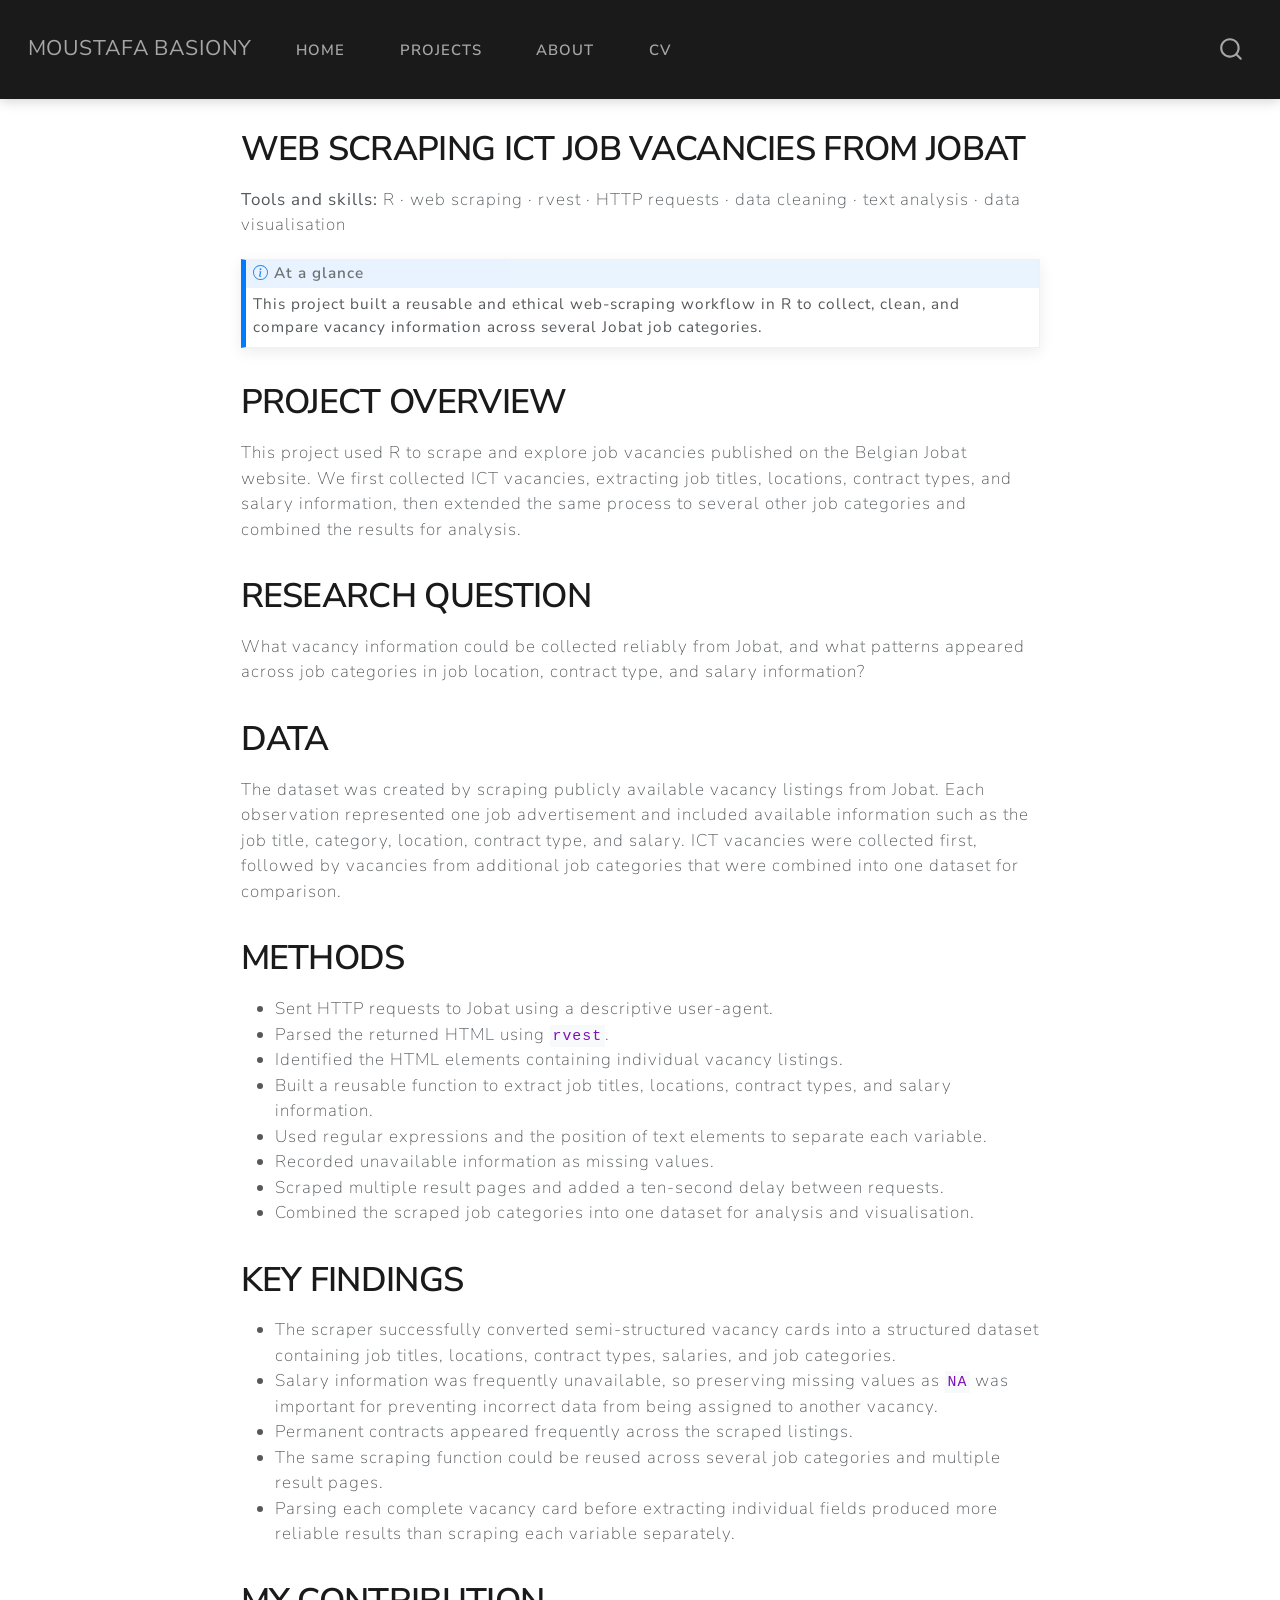
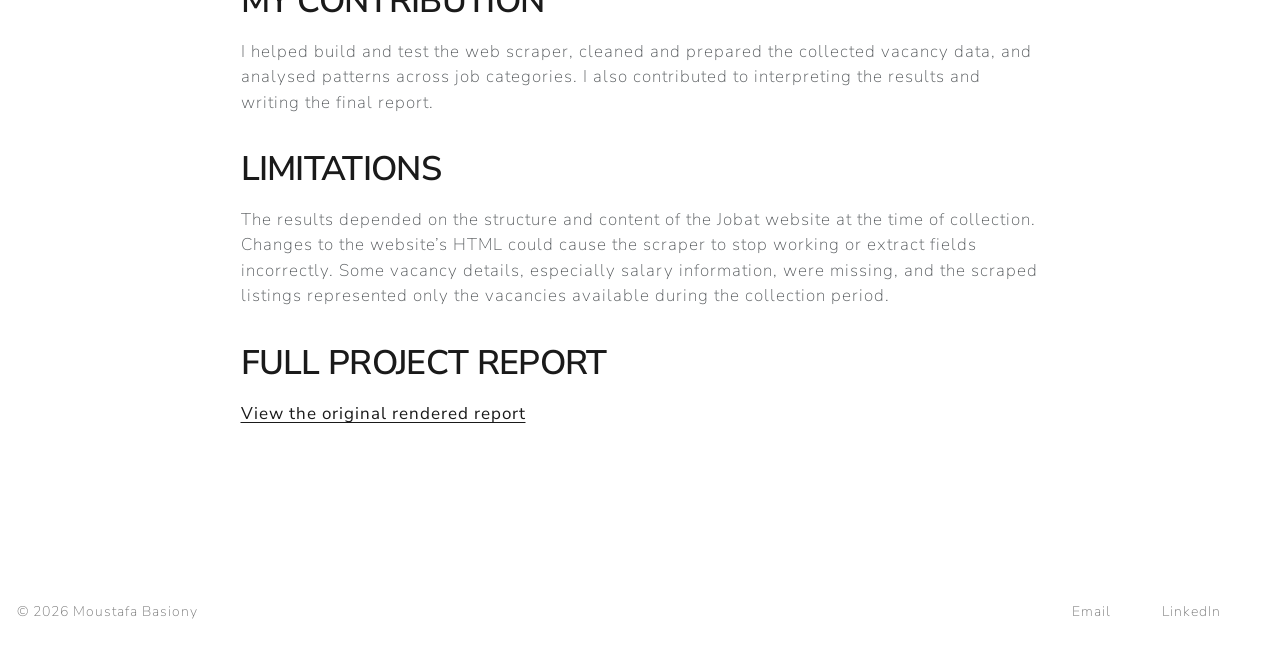
<file: projects/ict-job-web-scraping.html>
<!DOCTYPE html>
<html xmlns="http://www.w3.org/1999/xhtml" lang="en" xml:lang="en"><head>

<meta charset="utf-8">
<meta name="generator" content="quarto-1.7.32">

<meta name="viewport" content="width=device-width, initial-scale=1.0, user-scalable=yes">


<title>Web Scraping ICT Job Vacancies from Jobat – Moustafa Basiony</title>
<style>
code{white-space: pre-wrap;}
span.smallcaps{font-variant: small-caps;}
div.columns{display: flex; gap: min(4vw, 1.5em);}
div.column{flex: auto; overflow-x: auto;}
div.hanging-indent{margin-left: 1.5em; text-indent: -1.5em;}
ul.task-list{list-style: none;}
ul.task-list li input[type="checkbox"] {
  width: 0.8em;
  margin: 0 0.8em 0.2em -1em; /* quarto-specific, see https://github.com/quarto-dev/quarto-cli/issues/4556 */ 
  vertical-align: middle;
}
</style>


<script src="../site_libs/quarto-nav/quarto-nav.js"></script>
<script src="../site_libs/quarto-nav/headroom.min.js"></script>
<script src="../site_libs/clipboard/clipboard.min.js"></script>
<script src="../site_libs/quarto-search/autocomplete.umd.js"></script>
<script src="../site_libs/quarto-search/fuse.min.js"></script>
<script src="../site_libs/quarto-search/quarto-search.js"></script>
<meta name="quarto:offset" content="../">
<script src="../site_libs/quarto-html/quarto.js" type="module"></script>
<script src="../site_libs/quarto-html/tabsets/tabsets.js" type="module"></script>
<script src="../site_libs/quarto-html/popper.min.js"></script>
<script src="../site_libs/quarto-html/tippy.umd.min.js"></script>
<script src="../site_libs/quarto-html/anchor.min.js"></script>
<link href="../site_libs/quarto-html/tippy.css" rel="stylesheet">
<link href="../site_libs/quarto-html/quarto-syntax-highlighting-37eea08aefeeee20ff55810ff984fec1.css" rel="stylesheet" id="quarto-text-highlighting-styles">
<script src="../site_libs/bootstrap/bootstrap.min.js"></script>
<link href="../site_libs/bootstrap/bootstrap-icons.css" rel="stylesheet">
<link href="../site_libs/bootstrap/bootstrap-bb49951d50c4a7e8d052f44ae1610a34.min.css" rel="stylesheet" append-hash="true" id="quarto-bootstrap" data-mode="light">
<script id="quarto-search-options" type="application/json">{
  "location": "navbar",
  "copy-button": false,
  "collapse-after": 3,
  "panel-placement": "end",
  "type": "overlay",
  "limit": 50,
  "keyboard-shortcut": [
    "f",
    "/",
    "s"
  ],
  "show-item-context": false,
  "language": {
    "search-no-results-text": "No results",
    "search-matching-documents-text": "matching documents",
    "search-copy-link-title": "Copy link to search",
    "search-hide-matches-text": "Hide additional matches",
    "search-more-match-text": "more match in this document",
    "search-more-matches-text": "more matches in this document",
    "search-clear-button-title": "Clear",
    "search-text-placeholder": "",
    "search-detached-cancel-button-title": "Cancel",
    "search-submit-button-title": "Submit",
    "search-label": "Search"
  }
}</script>


<link rel="stylesheet" href="../styles.css">
</head>

<body class="nav-fixed fullcontent quarto-light">

<div id="quarto-search-results"></div>
  <header id="quarto-header" class="headroom fixed-top">
    <nav class="navbar navbar-expand-lg " data-bs-theme="dark">
      <div class="navbar-container container-fluid">
      <div class="navbar-brand-container mx-auto">
    <a class="navbar-brand" href="../index.html">
    <span class="navbar-title">Moustafa Basiony</span>
    </a>
  </div>
            <div id="quarto-search" class="" title="Search"></div>
          <button class="navbar-toggler" type="button" data-bs-toggle="collapse" data-bs-target="#navbarCollapse" aria-controls="navbarCollapse" role="menu" aria-expanded="false" aria-label="Toggle navigation" onclick="if (window.quartoToggleHeadroom) { window.quartoToggleHeadroom(); }">
  <span class="navbar-toggler-icon"></span>
</button>
          <div class="collapse navbar-collapse" id="navbarCollapse">
            <ul class="navbar-nav navbar-nav-scroll me-auto">
  <li class="nav-item">
    <a class="nav-link" href="../index.html"> 
<span class="menu-text">Home</span></a>
  </li>  
  <li class="nav-item">
    <a class="nav-link" href="../projects.html"> 
<span class="menu-text">Projects</span></a>
  </li>  
  <li class="nav-item">
    <a class="nav-link" href="../about.html"> 
<span class="menu-text">About</span></a>
  </li>  
  <li class="nav-item">
    <a class="nav-link" href="../Moustafa-Basiony-CV.pdf"> 
<span class="menu-text">CV</span></a>
  </li>  
</ul>
          </div> <!-- /navcollapse -->
            <div class="quarto-navbar-tools">
</div>
      </div> <!-- /container-fluid -->
    </nav>
</header>
<!-- content -->
<div id="quarto-content" class="quarto-container page-columns page-rows-contents page-layout-article page-navbar">
<!-- sidebar -->
<!-- margin-sidebar -->
    
<!-- main -->
<main class="content" id="quarto-document-content">

<header id="title-block-header" class="quarto-title-block default">
<div class="quarto-title">
<h1 class="title">Web Scraping ICT Job Vacancies from Jobat</h1>
</div>



<div class="quarto-title-meta">

    
  
    
  </div>
  


</header>


<p><strong>Tools and skills:</strong> R · web scraping · rvest · HTTP requests · data cleaning · text analysis · data visualisation</p>
<div class="callout callout-style-default callout-note callout-titled">
<div class="callout-header d-flex align-content-center">
<div class="callout-icon-container">
<i class="callout-icon"></i>
</div>
<div class="callout-title-container flex-fill">
At a glance
</div>
</div>
<div class="callout-body-container callout-body">
<p>This project built a reusable and ethical web-scraping workflow in R to collect, clean, and compare vacancy information across several Jobat job categories.</p>
</div>
</div>
<section id="project-overview" class="level1">
<h1>Project overview</h1>
<p>This project used R to scrape and explore job vacancies published on the Belgian Jobat website. We first collected ICT vacancies, extracting job titles, locations, contract types, and salary information, then extended the same process to several other job categories and combined the results for analysis.</p>
</section>
<section id="research-question" class="level1">
<h1>Research question</h1>
<p>What vacancy information could be collected reliably from Jobat, and what patterns appeared across job categories in job location, contract type, and salary information?</p>
</section>
<section id="data" class="level1">
<h1>Data</h1>
<p>The dataset was created by scraping publicly available vacancy listings from Jobat. Each observation represented one job advertisement and included available information such as the job title, category, location, contract type, and salary. ICT vacancies were collected first, followed by vacancies from additional job categories that were combined into one dataset for comparison.</p>
</section>
<section id="methods" class="level1">
<h1>Methods</h1>
<ul>
<li>Sent HTTP requests to Jobat using a descriptive user-agent.</li>
<li>Parsed the returned HTML using <code>rvest</code>.</li>
<li>Identified the HTML elements containing individual vacancy listings.</li>
<li>Built a reusable function to extract job titles, locations, contract types, and salary information.</li>
<li>Used regular expressions and the position of text elements to separate each variable.</li>
<li>Recorded unavailable information as missing values.</li>
<li>Scraped multiple result pages and added a ten-second delay between requests.</li>
<li>Combined the scraped job categories into one dataset for analysis and visualisation.</li>
</ul>
</section>
<section id="key-findings" class="level1">
<h1>Key findings</h1>
<ul>
<li>The scraper successfully converted semi-structured vacancy cards into a structured dataset containing job titles, locations, contract types, salaries, and job categories.</li>
<li>Salary information was frequently unavailable, so preserving missing values as <code>NA</code> was important for preventing incorrect data from being assigned to another vacancy.</li>
<li>Permanent contracts appeared frequently across the scraped listings.</li>
<li>The same scraping function could be reused across several job categories and multiple result pages.</li>
<li>Parsing each complete vacancy card before extracting individual fields produced more reliable results than scraping each variable separately.</li>
</ul>
</section>
<section id="my-contribution" class="level1">
<h1>My contribution</h1>
<p>I helped build and test the web scraper, cleaned and prepared the collected vacancy data, and analysed patterns across job categories. I also contributed to interpreting the results and writing the final report.</p>
</section>
<section id="limitations" class="level1">
<h1>Limitations</h1>
<p>The results depended on the structure and content of the Jobat website at the time of collection. Changes to the website’s HTML could cause the scraper to stop working or extract fields incorrectly. Some vacancy details, especially salary information, were missing, and the scraped listings represented only the vacancies available during the collection period.</p>
</section>
<section id="full-project-report" class="level1">
<h1>Full project report</h1>
<p><a href="../02-working-files/ict-job-web-scraping-report.html">View the original rendered report</a></p>


</section>

</main> <!-- /main -->
<script id="quarto-html-after-body" type="application/javascript">
  window.document.addEventListener("DOMContentLoaded", function (event) {
    const icon = "";
    const anchorJS = new window.AnchorJS();
    anchorJS.options = {
      placement: 'right',
      icon: icon
    };
    anchorJS.add('.anchored');
    const isCodeAnnotation = (el) => {
      for (const clz of el.classList) {
        if (clz.startsWith('code-annotation-')) {                     
          return true;
        }
      }
      return false;
    }
    const onCopySuccess = function(e) {
      // button target
      const button = e.trigger;
      // don't keep focus
      button.blur();
      // flash "checked"
      button.classList.add('code-copy-button-checked');
      var currentTitle = button.getAttribute("title");
      button.setAttribute("title", "Copied!");
      let tooltip;
      if (window.bootstrap) {
        button.setAttribute("data-bs-toggle", "tooltip");
        button.setAttribute("data-bs-placement", "left");
        button.setAttribute("data-bs-title", "Copied!");
        tooltip = new bootstrap.Tooltip(button, 
          { trigger: "manual", 
            customClass: "code-copy-button-tooltip",
            offset: [0, -8]});
        tooltip.show();    
      }
      setTimeout(function() {
        if (tooltip) {
          tooltip.hide();
          button.removeAttribute("data-bs-title");
          button.removeAttribute("data-bs-toggle");
          button.removeAttribute("data-bs-placement");
        }
        button.setAttribute("title", currentTitle);
        button.classList.remove('code-copy-button-checked');
      }, 1000);
      // clear code selection
      e.clearSelection();
    }
    const getTextToCopy = function(trigger) {
        const codeEl = trigger.previousElementSibling.cloneNode(true);
        for (const childEl of codeEl.children) {
          if (isCodeAnnotation(childEl)) {
            childEl.remove();
          }
        }
        return codeEl.innerText;
    }
    const clipboard = new window.ClipboardJS('.code-copy-button:not([data-in-quarto-modal])', {
      text: getTextToCopy
    });
    clipboard.on('success', onCopySuccess);
    if (window.document.getElementById('quarto-embedded-source-code-modal')) {
      const clipboardModal = new window.ClipboardJS('.code-copy-button[data-in-quarto-modal]', {
        text: getTextToCopy,
        container: window.document.getElementById('quarto-embedded-source-code-modal')
      });
      clipboardModal.on('success', onCopySuccess);
    }
      var localhostRegex = new RegExp(/^(?:http|https):\/\/localhost\:?[0-9]*\//);
      var mailtoRegex = new RegExp(/^mailto:/);
        var filterRegex = new RegExp("https:\/\/M-Basiony\.github\.io\/research\/");
      var isInternal = (href) => {
          return filterRegex.test(href) || localhostRegex.test(href) || mailtoRegex.test(href);
      }
      // Inspect non-navigation links and adorn them if external
     var links = window.document.querySelectorAll('a[href]:not(.nav-link):not(.navbar-brand):not(.toc-action):not(.sidebar-link):not(.sidebar-item-toggle):not(.pagination-link):not(.no-external):not([aria-hidden]):not(.dropdown-item):not(.quarto-navigation-tool):not(.about-link)');
      for (var i=0; i<links.length; i++) {
        const link = links[i];
        if (!isInternal(link.href)) {
          // undo the damage that might have been done by quarto-nav.js in the case of
          // links that we want to consider external
          if (link.dataset.originalHref !== undefined) {
            link.href = link.dataset.originalHref;
          }
        }
      }
    function tippyHover(el, contentFn, onTriggerFn, onUntriggerFn) {
      const config = {
        allowHTML: true,
        maxWidth: 500,
        delay: 100,
        arrow: false,
        appendTo: function(el) {
            return el.parentElement;
        },
        interactive: true,
        interactiveBorder: 10,
        theme: 'quarto',
        placement: 'bottom-start',
      };
      if (contentFn) {
        config.content = contentFn;
      }
      if (onTriggerFn) {
        config.onTrigger = onTriggerFn;
      }
      if (onUntriggerFn) {
        config.onUntrigger = onUntriggerFn;
      }
      window.tippy(el, config); 
    }
    const noterefs = window.document.querySelectorAll('a[role="doc-noteref"]');
    for (var i=0; i<noterefs.length; i++) {
      const ref = noterefs[i];
      tippyHover(ref, function() {
        // use id or data attribute instead here
        let href = ref.getAttribute('data-footnote-href') || ref.getAttribute('href');
        try { href = new URL(href).hash; } catch {}
        const id = href.replace(/^#\/?/, "");
        const note = window.document.getElementById(id);
        if (note) {
          return note.innerHTML;
        } else {
          return "";
        }
      });
    }
    const xrefs = window.document.querySelectorAll('a.quarto-xref');
    const processXRef = (id, note) => {
      // Strip column container classes
      const stripColumnClz = (el) => {
        el.classList.remove("page-full", "page-columns");
        if (el.children) {
          for (const child of el.children) {
            stripColumnClz(child);
          }
        }
      }
      stripColumnClz(note)
      if (id === null || id.startsWith('sec-')) {
        // Special case sections, only their first couple elements
        const container = document.createElement("div");
        if (note.children && note.children.length > 2) {
          container.appendChild(note.children[0].cloneNode(true));
          for (let i = 1; i < note.children.length; i++) {
            const child = note.children[i];
            if (child.tagName === "P" && child.innerText === "") {
              continue;
            } else {
              container.appendChild(child.cloneNode(true));
              break;
            }
          }
          if (window.Quarto?.typesetMath) {
            window.Quarto.typesetMath(container);
          }
          return container.innerHTML
        } else {
          if (window.Quarto?.typesetMath) {
            window.Quarto.typesetMath(note);
          }
          return note.innerHTML;
        }
      } else {
        // Remove any anchor links if they are present
        const anchorLink = note.querySelector('a.anchorjs-link');
        if (anchorLink) {
          anchorLink.remove();
        }
        if (window.Quarto?.typesetMath) {
          window.Quarto.typesetMath(note);
        }
        if (note.classList.contains("callout")) {
          return note.outerHTML;
        } else {
          return note.innerHTML;
        }
      }
    }
    for (var i=0; i<xrefs.length; i++) {
      const xref = xrefs[i];
      tippyHover(xref, undefined, function(instance) {
        instance.disable();
        let url = xref.getAttribute('href');
        let hash = undefined; 
        if (url.startsWith('#')) {
          hash = url;
        } else {
          try { hash = new URL(url).hash; } catch {}
        }
        if (hash) {
          const id = hash.replace(/^#\/?/, "");
          const note = window.document.getElementById(id);
          if (note !== null) {
            try {
              const html = processXRef(id, note.cloneNode(true));
              instance.setContent(html);
            } finally {
              instance.enable();
              instance.show();
            }
          } else {
            // See if we can fetch this
            fetch(url.split('#')[0])
            .then(res => res.text())
            .then(html => {
              const parser = new DOMParser();
              const htmlDoc = parser.parseFromString(html, "text/html");
              const note = htmlDoc.getElementById(id);
              if (note !== null) {
                const html = processXRef(id, note);
                instance.setContent(html);
              } 
            }).finally(() => {
              instance.enable();
              instance.show();
            });
          }
        } else {
          // See if we can fetch a full url (with no hash to target)
          // This is a special case and we should probably do some content thinning / targeting
          fetch(url)
          .then(res => res.text())
          .then(html => {
            const parser = new DOMParser();
            const htmlDoc = parser.parseFromString(html, "text/html");
            const note = htmlDoc.querySelector('main.content');
            if (note !== null) {
              // This should only happen for chapter cross references
              // (since there is no id in the URL)
              // remove the first header
              if (note.children.length > 0 && note.children[0].tagName === "HEADER") {
                note.children[0].remove();
              }
              const html = processXRef(null, note);
              instance.setContent(html);
            } 
          }).finally(() => {
            instance.enable();
            instance.show();
          });
        }
      }, function(instance) {
      });
    }
        let selectedAnnoteEl;
        const selectorForAnnotation = ( cell, annotation) => {
          let cellAttr = 'data-code-cell="' + cell + '"';
          let lineAttr = 'data-code-annotation="' +  annotation + '"';
          const selector = 'span[' + cellAttr + '][' + lineAttr + ']';
          return selector;
        }
        const selectCodeLines = (annoteEl) => {
          const doc = window.document;
          const targetCell = annoteEl.getAttribute("data-target-cell");
          const targetAnnotation = annoteEl.getAttribute("data-target-annotation");
          const annoteSpan = window.document.querySelector(selectorForAnnotation(targetCell, targetAnnotation));
          const lines = annoteSpan.getAttribute("data-code-lines").split(",");
          const lineIds = lines.map((line) => {
            return targetCell + "-" + line;
          })
          let top = null;
          let height = null;
          let parent = null;
          if (lineIds.length > 0) {
              //compute the position of the single el (top and bottom and make a div)
              const el = window.document.getElementById(lineIds[0]);
              top = el.offsetTop;
              height = el.offsetHeight;
              parent = el.parentElement.parentElement;
            if (lineIds.length > 1) {
              const lastEl = window.document.getElementById(lineIds[lineIds.length - 1]);
              const bottom = lastEl.offsetTop + lastEl.offsetHeight;
              height = bottom - top;
            }
            if (top !== null && height !== null && parent !== null) {
              // cook up a div (if necessary) and position it 
              let div = window.document.getElementById("code-annotation-line-highlight");
              if (div === null) {
                div = window.document.createElement("div");
                div.setAttribute("id", "code-annotation-line-highlight");
                div.style.position = 'absolute';
                parent.appendChild(div);
              }
              div.style.top = top - 2 + "px";
              div.style.height = height + 4 + "px";
              div.style.left = 0;
              let gutterDiv = window.document.getElementById("code-annotation-line-highlight-gutter");
              if (gutterDiv === null) {
                gutterDiv = window.document.createElement("div");
                gutterDiv.setAttribute("id", "code-annotation-line-highlight-gutter");
                gutterDiv.style.position = 'absolute';
                const codeCell = window.document.getElementById(targetCell);
                const gutter = codeCell.querySelector('.code-annotation-gutter');
                gutter.appendChild(gutterDiv);
              }
              gutterDiv.style.top = top - 2 + "px";
              gutterDiv.style.height = height + 4 + "px";
            }
            selectedAnnoteEl = annoteEl;
          }
        };
        const unselectCodeLines = () => {
          const elementsIds = ["code-annotation-line-highlight", "code-annotation-line-highlight-gutter"];
          elementsIds.forEach((elId) => {
            const div = window.document.getElementById(elId);
            if (div) {
              div.remove();
            }
          });
          selectedAnnoteEl = undefined;
        };
          // Handle positioning of the toggle
      window.addEventListener(
        "resize",
        throttle(() => {
          elRect = undefined;
          if (selectedAnnoteEl) {
            selectCodeLines(selectedAnnoteEl);
          }
        }, 10)
      );
      function throttle(fn, ms) {
      let throttle = false;
      let timer;
        return (...args) => {
          if(!throttle) { // first call gets through
              fn.apply(this, args);
              throttle = true;
          } else { // all the others get throttled
              if(timer) clearTimeout(timer); // cancel #2
              timer = setTimeout(() => {
                fn.apply(this, args);
                timer = throttle = false;
              }, ms);
          }
        };
      }
        // Attach click handler to the DT
        const annoteDls = window.document.querySelectorAll('dt[data-target-cell]');
        for (const annoteDlNode of annoteDls) {
          annoteDlNode.addEventListener('click', (event) => {
            const clickedEl = event.target;
            if (clickedEl !== selectedAnnoteEl) {
              unselectCodeLines();
              const activeEl = window.document.querySelector('dt[data-target-cell].code-annotation-active');
              if (activeEl) {
                activeEl.classList.remove('code-annotation-active');
              }
              selectCodeLines(clickedEl);
              clickedEl.classList.add('code-annotation-active');
            } else {
              // Unselect the line
              unselectCodeLines();
              clickedEl.classList.remove('code-annotation-active');
            }
          });
        }
    const findCites = (el) => {
      const parentEl = el.parentElement;
      if (parentEl) {
        const cites = parentEl.dataset.cites;
        if (cites) {
          return {
            el,
            cites: cites.split(' ')
          };
        } else {
          return findCites(el.parentElement)
        }
      } else {
        return undefined;
      }
    };
    var bibliorefs = window.document.querySelectorAll('a[role="doc-biblioref"]');
    for (var i=0; i<bibliorefs.length; i++) {
      const ref = bibliorefs[i];
      const citeInfo = findCites(ref);
      if (citeInfo) {
        tippyHover(citeInfo.el, function() {
          var popup = window.document.createElement('div');
          citeInfo.cites.forEach(function(cite) {
            var citeDiv = window.document.createElement('div');
            citeDiv.classList.add('hanging-indent');
            citeDiv.classList.add('csl-entry');
            var biblioDiv = window.document.getElementById('ref-' + cite);
            if (biblioDiv) {
              citeDiv.innerHTML = biblioDiv.innerHTML;
            }
            popup.appendChild(citeDiv);
          });
          return popup.innerHTML;
        });
      }
    }
  });
  </script>
</div> <!-- /content -->
<footer class="footer">
  <div class="nav-footer">
    <div class="nav-footer-left">
<p>© 2026 Moustafa Basiony</p>
</div>   
    <div class="nav-footer-center">
      &nbsp;
    </div>
    <div class="nav-footer-right">
      <ul class="footer-items list-unstyled">
    <li class="nav-item">
    <a class="nav-link" href="mailto:Moustafa.basiony@outlook.com">
<p>Email</p>
</a>
  </li>  
    <li class="nav-item">
    <a class="nav-link" href="https://www.linkedin.com/in/moustafa-basiony">
<p>LinkedIn</p>
</a>
  </li>  
</ul>
    </div>
  </div>
</footer>




</body></html>
</file>
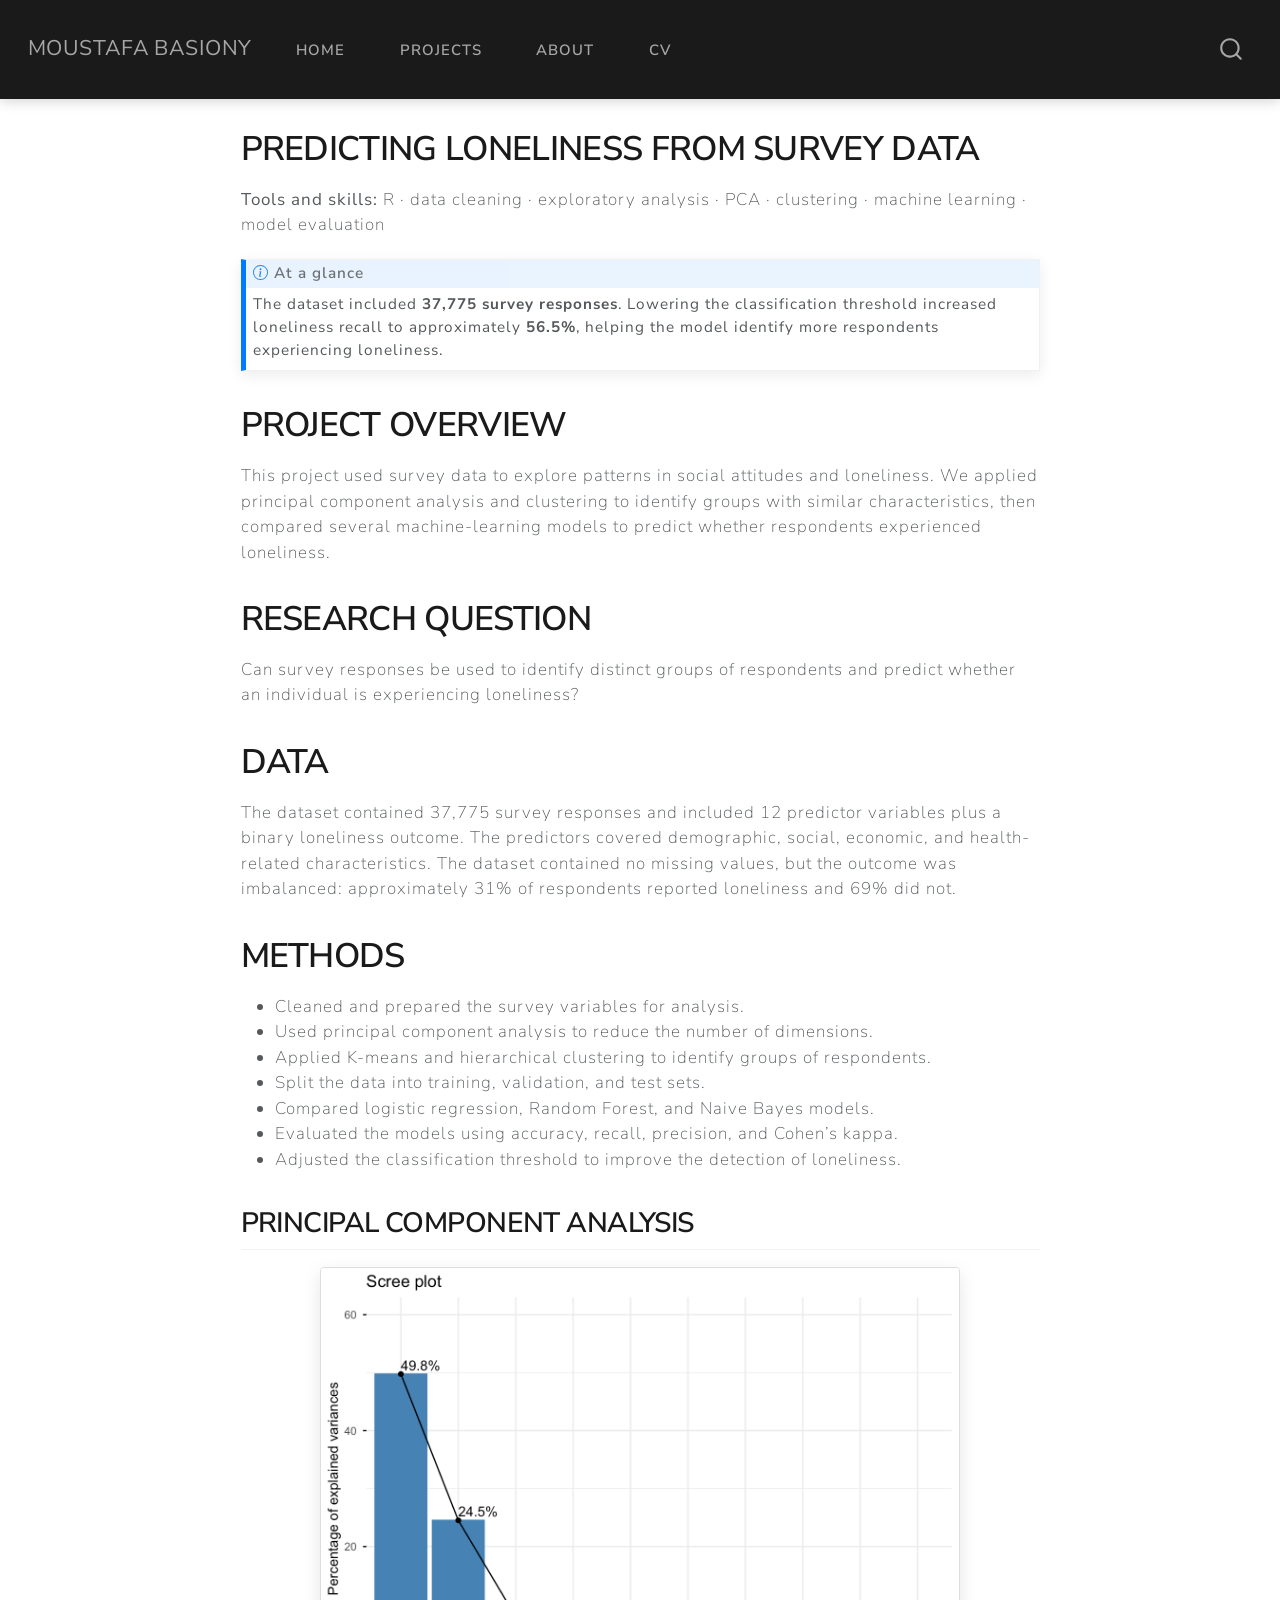
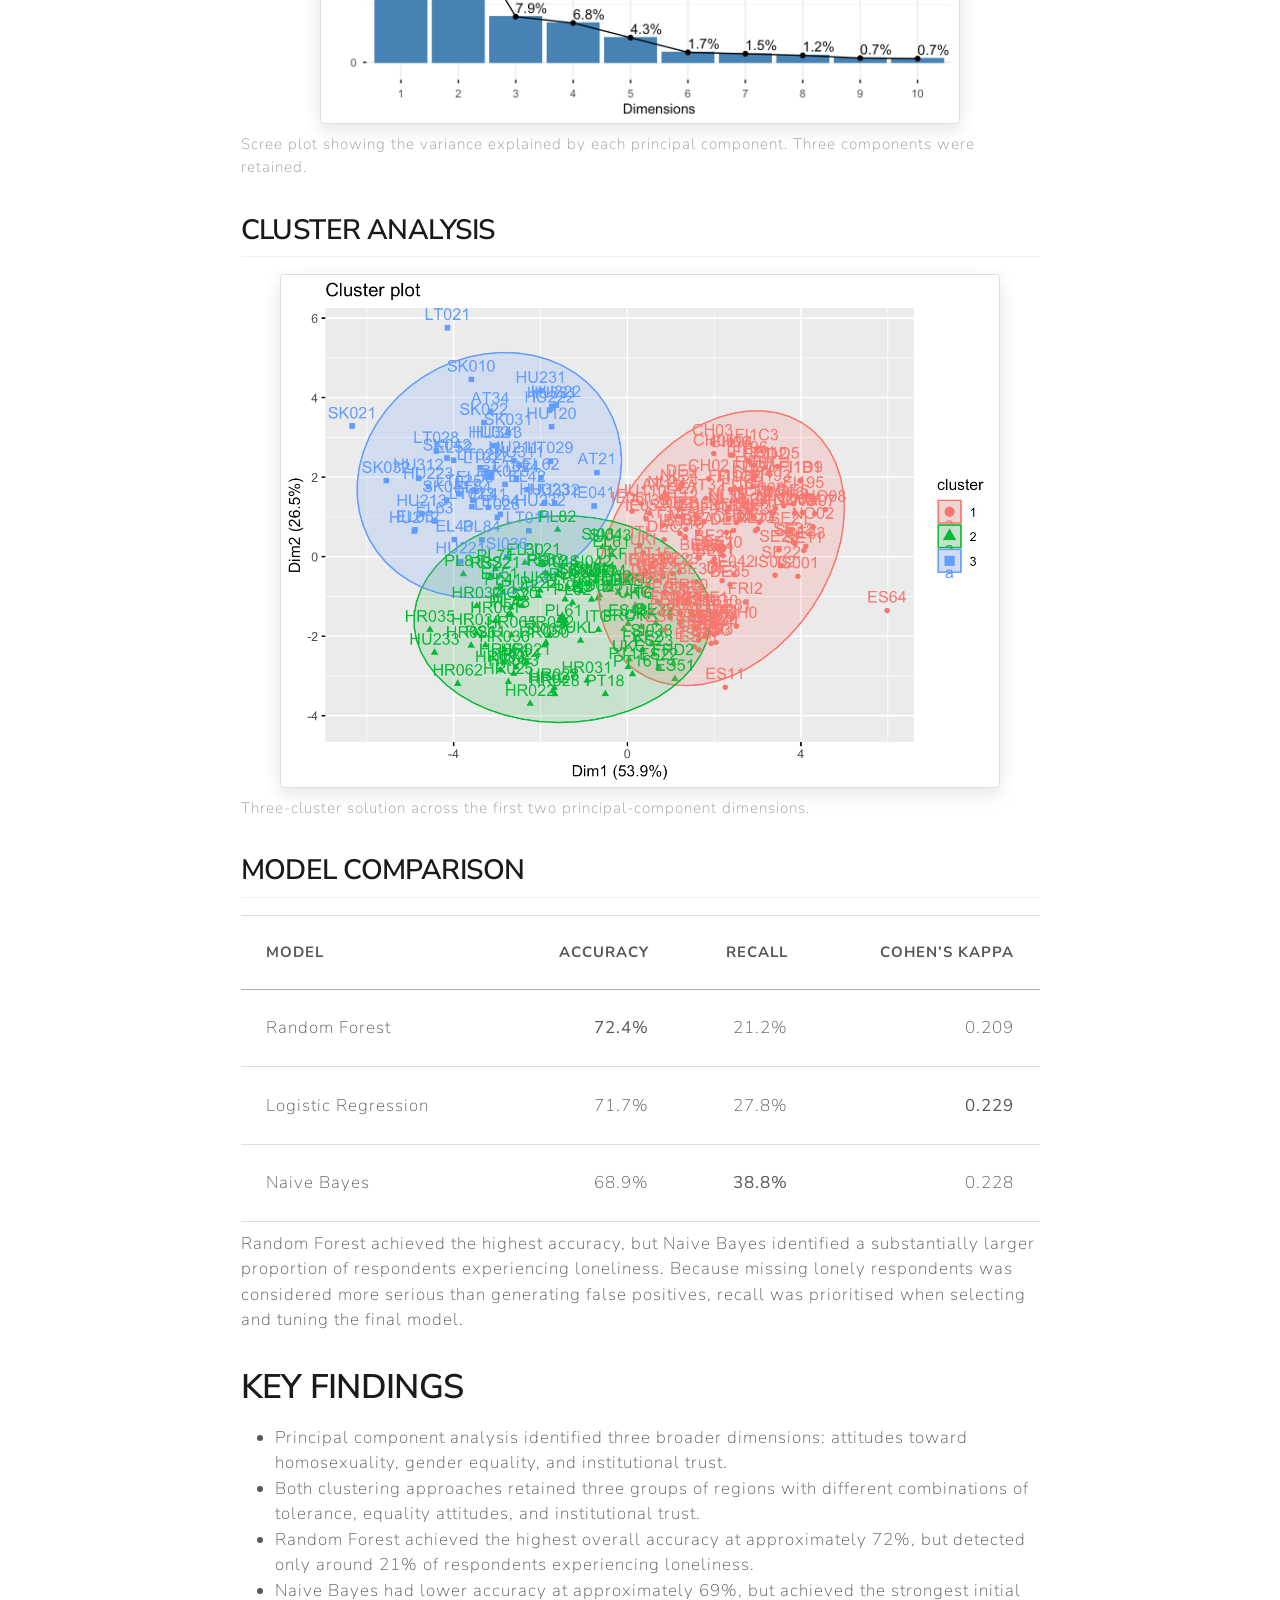
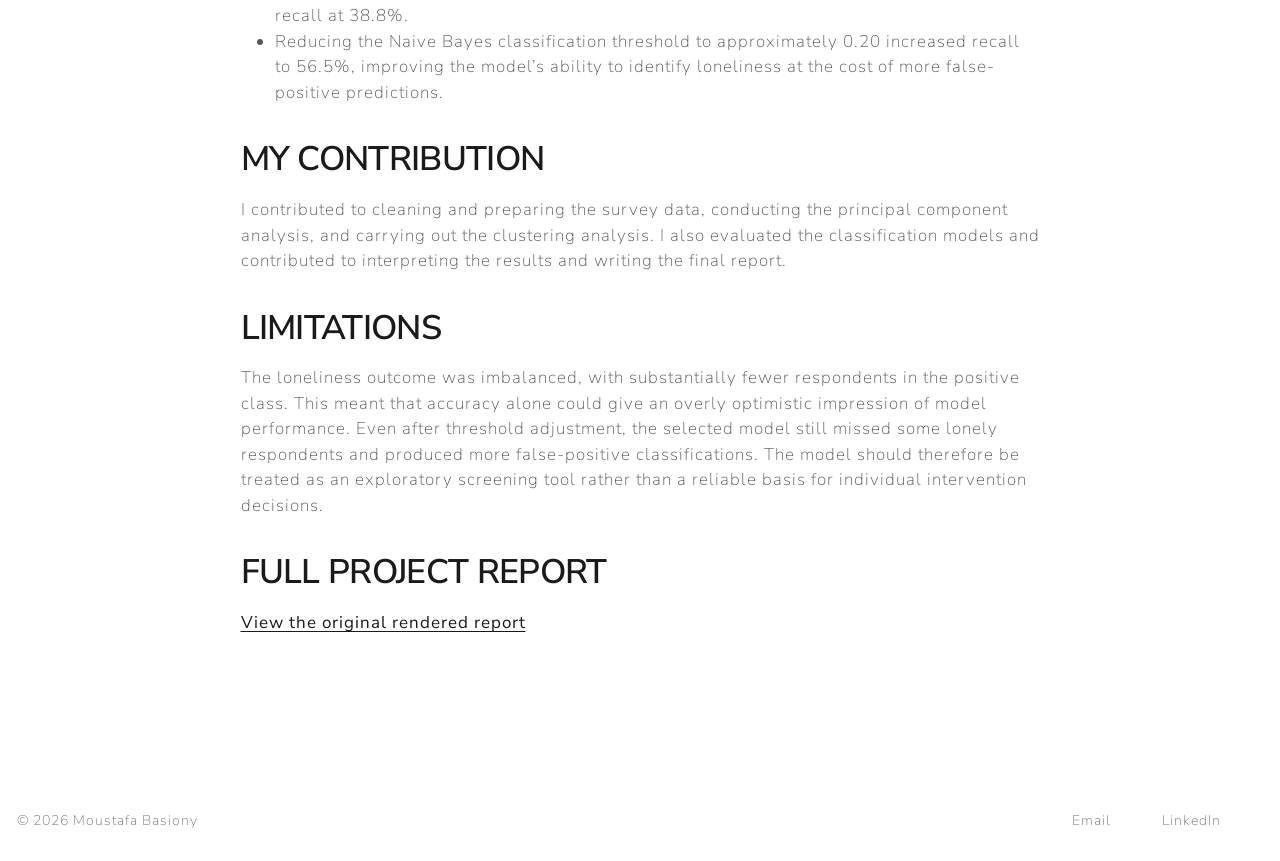
<file: projects/survey-machine-learning.html>
<!DOCTYPE html>
<html xmlns="http://www.w3.org/1999/xhtml" lang="en" xml:lang="en"><head>

<meta charset="utf-8">
<meta name="generator" content="quarto-1.7.32">

<meta name="viewport" content="width=device-width, initial-scale=1.0, user-scalable=yes">


<title>Predicting Loneliness from Survey Data – Moustafa Basiony</title>
<style>
code{white-space: pre-wrap;}
span.smallcaps{font-variant: small-caps;}
div.columns{display: flex; gap: min(4vw, 1.5em);}
div.column{flex: auto; overflow-x: auto;}
div.hanging-indent{margin-left: 1.5em; text-indent: -1.5em;}
ul.task-list{list-style: none;}
ul.task-list li input[type="checkbox"] {
  width: 0.8em;
  margin: 0 0.8em 0.2em -1em; /* quarto-specific, see https://github.com/quarto-dev/quarto-cli/issues/4556 */ 
  vertical-align: middle;
}
</style>


<script src="../site_libs/quarto-nav/quarto-nav.js"></script>
<script src="../site_libs/quarto-nav/headroom.min.js"></script>
<script src="../site_libs/clipboard/clipboard.min.js"></script>
<script src="../site_libs/quarto-search/autocomplete.umd.js"></script>
<script src="../site_libs/quarto-search/fuse.min.js"></script>
<script src="../site_libs/quarto-search/quarto-search.js"></script>
<meta name="quarto:offset" content="../">
<script src="../site_libs/quarto-html/quarto.js" type="module"></script>
<script src="../site_libs/quarto-html/tabsets/tabsets.js" type="module"></script>
<script src="../site_libs/quarto-html/popper.min.js"></script>
<script src="../site_libs/quarto-html/tippy.umd.min.js"></script>
<script src="../site_libs/quarto-html/anchor.min.js"></script>
<link href="../site_libs/quarto-html/tippy.css" rel="stylesheet">
<link href="../site_libs/quarto-html/quarto-syntax-highlighting-37eea08aefeeee20ff55810ff984fec1.css" rel="stylesheet" id="quarto-text-highlighting-styles">
<script src="../site_libs/bootstrap/bootstrap.min.js"></script>
<link href="../site_libs/bootstrap/bootstrap-icons.css" rel="stylesheet">
<link href="../site_libs/bootstrap/bootstrap-bb49951d50c4a7e8d052f44ae1610a34.min.css" rel="stylesheet" append-hash="true" id="quarto-bootstrap" data-mode="light">
<script id="quarto-search-options" type="application/json">{
  "location": "navbar",
  "copy-button": false,
  "collapse-after": 3,
  "panel-placement": "end",
  "type": "overlay",
  "limit": 50,
  "keyboard-shortcut": [
    "f",
    "/",
    "s"
  ],
  "show-item-context": false,
  "language": {
    "search-no-results-text": "No results",
    "search-matching-documents-text": "matching documents",
    "search-copy-link-title": "Copy link to search",
    "search-hide-matches-text": "Hide additional matches",
    "search-more-match-text": "more match in this document",
    "search-more-matches-text": "more matches in this document",
    "search-clear-button-title": "Clear",
    "search-text-placeholder": "",
    "search-detached-cancel-button-title": "Cancel",
    "search-submit-button-title": "Submit",
    "search-label": "Search"
  }
}</script>


<link rel="stylesheet" href="../styles.css">
</head>

<body class="nav-fixed fullcontent quarto-light">

<div id="quarto-search-results"></div>
  <header id="quarto-header" class="headroom fixed-top">
    <nav class="navbar navbar-expand-lg " data-bs-theme="dark">
      <div class="navbar-container container-fluid">
      <div class="navbar-brand-container mx-auto">
    <a class="navbar-brand" href="../index.html">
    <span class="navbar-title">Moustafa Basiony</span>
    </a>
  </div>
            <div id="quarto-search" class="" title="Search"></div>
          <button class="navbar-toggler" type="button" data-bs-toggle="collapse" data-bs-target="#navbarCollapse" aria-controls="navbarCollapse" role="menu" aria-expanded="false" aria-label="Toggle navigation" onclick="if (window.quartoToggleHeadroom) { window.quartoToggleHeadroom(); }">
  <span class="navbar-toggler-icon"></span>
</button>
          <div class="collapse navbar-collapse" id="navbarCollapse">
            <ul class="navbar-nav navbar-nav-scroll me-auto">
  <li class="nav-item">
    <a class="nav-link" href="../index.html"> 
<span class="menu-text">Home</span></a>
  </li>  
  <li class="nav-item">
    <a class="nav-link" href="../projects.html"> 
<span class="menu-text">Projects</span></a>
  </li>  
  <li class="nav-item">
    <a class="nav-link" href="../about.html"> 
<span class="menu-text">About</span></a>
  </li>  
  <li class="nav-item">
    <a class="nav-link" href="../Moustafa-Basiony-CV.pdf"> 
<span class="menu-text">CV</span></a>
  </li>  
</ul>
          </div> <!-- /navcollapse -->
            <div class="quarto-navbar-tools">
</div>
      </div> <!-- /container-fluid -->
    </nav>
</header>
<!-- content -->
<div id="quarto-content" class="quarto-container page-columns page-rows-contents page-layout-article page-navbar">
<!-- sidebar -->
<!-- margin-sidebar -->
    
<!-- main -->
<main class="content" id="quarto-document-content">

<header id="title-block-header" class="quarto-title-block default">
<div class="quarto-title">
<h1 class="title">Predicting Loneliness from Survey Data</h1>
</div>



<div class="quarto-title-meta">

    
  
    
  </div>
  


</header>


<p><strong>Tools and skills:</strong> R · data cleaning · exploratory analysis · PCA · clustering · machine learning · model evaluation</p>
<div class="callout callout-style-default callout-note callout-titled">
<div class="callout-header d-flex align-content-center">
<div class="callout-icon-container">
<i class="callout-icon"></i>
</div>
<div class="callout-title-container flex-fill">
At a glance
</div>
</div>
<div class="callout-body-container callout-body">
<p>The dataset included <strong>37,775 survey responses</strong>. Lowering the classification threshold increased loneliness recall to approximately <strong>56.5%</strong>, helping the model identify more respondents experiencing loneliness.</p>
</div>
</div>
<section id="project-overview" class="level1">
<h1>Project overview</h1>
<p>This project used survey data to explore patterns in social attitudes and loneliness. We applied principal component analysis and clustering to identify groups with similar characteristics, then compared several machine-learning models to predict whether respondents experienced loneliness.</p>
</section>
<section id="research-question" class="level1">
<h1>Research question</h1>
<p>Can survey responses be used to identify distinct groups of respondents and predict whether an individual is experiencing loneliness?</p>
</section>
<section id="data" class="level1">
<h1>Data</h1>
<p>The dataset contained 37,775 survey responses and included 12 predictor variables plus a binary loneliness outcome. The predictors covered demographic, social, economic, and health-related characteristics. The dataset contained no missing values, but the outcome was imbalanced: approximately 31% of respondents reported loneliness and 69% did not.</p>
</section>
<section id="methods" class="level1">
<h1>Methods</h1>
<ul>
<li>Cleaned and prepared the survey variables for analysis.</li>
<li>Used principal component analysis to reduce the number of dimensions.</li>
<li>Applied K-means and hierarchical clustering to identify groups of respondents.</li>
<li>Split the data into training, validation, and test sets.</li>
<li>Compared logistic regression, Random Forest, and Naive Bayes models.</li>
<li>Evaluated the models using accuracy, recall, precision, and Cohen’s kappa.</li>
<li>Adjusted the classification threshold to improve the detection of loneliness.</li>
</ul>
<section id="principal-component-analysis" class="level2">
<h2 class="anchored" data-anchor-id="principal-component-analysis">Principal component analysis</h2>
<div class="quarto-figure quarto-figure-center">
<figure class="figure">
<p><img src="images/survey-pca-scree-plot.png" class="img-fluid figure-img" style="width:80.0%"></p>
<figcaption>Scree plot showing the variance explained by each principal component. Three components were retained.</figcaption>
</figure>
</div>
</section>
<section id="cluster-analysis" class="level2">
<h2 class="anchored" data-anchor-id="cluster-analysis">Cluster analysis</h2>
<div class="quarto-figure quarto-figure-center">
<figure class="figure">
<p><img src="images/survey-clusters.png" class="img-fluid figure-img" style="width:90.0%"></p>
<figcaption>Three-cluster solution across the first two principal-component dimensions.</figcaption>
</figure>
</div>
</section>
<section id="model-comparison" class="level2">
<h2 class="anchored" data-anchor-id="model-comparison">Model comparison</h2>
<table class="caption-top table">
<thead>
<tr class="header">
<th>Model</th>
<th style="text-align: right;">Accuracy</th>
<th style="text-align: right;">Recall</th>
<th style="text-align: right;">Cohen’s kappa</th>
</tr>
</thead>
<tbody>
<tr class="odd">
<td>Random Forest</td>
<td style="text-align: right;"><strong>72.4%</strong></td>
<td style="text-align: right;">21.2%</td>
<td style="text-align: right;">0.209</td>
</tr>
<tr class="even">
<td>Logistic Regression</td>
<td style="text-align: right;">71.7%</td>
<td style="text-align: right;">27.8%</td>
<td style="text-align: right;"><strong>0.229</strong></td>
</tr>
<tr class="odd">
<td>Naive Bayes</td>
<td style="text-align: right;">68.9%</td>
<td style="text-align: right;"><strong>38.8%</strong></td>
<td style="text-align: right;">0.228</td>
</tr>
</tbody>
</table>
<p>Random Forest achieved the highest accuracy, but Naive Bayes identified a substantially larger proportion of respondents experiencing loneliness. Because missing lonely respondents was considered more serious than generating false positives, recall was prioritised when selecting and tuning the final model.</p>
</section>
</section>
<section id="key-findings" class="level1">
<h1>Key findings</h1>
<ul>
<li>Principal component analysis identified three broader dimensions: attitudes toward homosexuality, gender equality, and institutional trust.</li>
<li>Both clustering approaches retained three groups of regions with different combinations of tolerance, equality attitudes, and institutional trust.</li>
<li>Random Forest achieved the highest overall accuracy at approximately 72%, but detected only around 21% of respondents experiencing loneliness.</li>
<li>Naive Bayes had lower accuracy at approximately 69%, but achieved the strongest initial recall at 38.8%.</li>
<li>Reducing the Naive Bayes classification threshold to approximately 0.20 increased recall to 56.5%, improving the model’s ability to identify loneliness at the cost of more false-positive predictions.</li>
</ul>
</section>
<section id="my-contribution" class="level1">
<h1>My contribution</h1>
<p>I contributed to cleaning and preparing the survey data, conducting the principal component analysis, and carrying out the clustering analysis. I also evaluated the classification models and contributed to interpreting the results and writing the final report.</p>
</section>
<section id="limitations" class="level1">
<h1>Limitations</h1>
<p>The loneliness outcome was imbalanced, with substantially fewer respondents in the positive class. This meant that accuracy alone could give an overly optimistic impression of model performance. Even after threshold adjustment, the selected model still missed some lonely respondents and produced more false-positive classifications. The model should therefore be treated as an exploratory screening tool rather than a reliable basis for individual intervention decisions.</p>
</section>
<section id="full-project-report" class="level1">
<h1>Full project report</h1>
<p><a href="../02-working-files/Group-assignment-1--Machine-learning.html">View the original rendered report</a></p>


</section>

</main> <!-- /main -->
<script id="quarto-html-after-body" type="application/javascript">
  window.document.addEventListener("DOMContentLoaded", function (event) {
    const icon = "";
    const anchorJS = new window.AnchorJS();
    anchorJS.options = {
      placement: 'right',
      icon: icon
    };
    anchorJS.add('.anchored');
    const isCodeAnnotation = (el) => {
      for (const clz of el.classList) {
        if (clz.startsWith('code-annotation-')) {                     
          return true;
        }
      }
      return false;
    }
    const onCopySuccess = function(e) {
      // button target
      const button = e.trigger;
      // don't keep focus
      button.blur();
      // flash "checked"
      button.classList.add('code-copy-button-checked');
      var currentTitle = button.getAttribute("title");
      button.setAttribute("title", "Copied!");
      let tooltip;
      if (window.bootstrap) {
        button.setAttribute("data-bs-toggle", "tooltip");
        button.setAttribute("data-bs-placement", "left");
        button.setAttribute("data-bs-title", "Copied!");
        tooltip = new bootstrap.Tooltip(button, 
          { trigger: "manual", 
            customClass: "code-copy-button-tooltip",
            offset: [0, -8]});
        tooltip.show();    
      }
      setTimeout(function() {
        if (tooltip) {
          tooltip.hide();
          button.removeAttribute("data-bs-title");
          button.removeAttribute("data-bs-toggle");
          button.removeAttribute("data-bs-placement");
        }
        button.setAttribute("title", currentTitle);
        button.classList.remove('code-copy-button-checked');
      }, 1000);
      // clear code selection
      e.clearSelection();
    }
    const getTextToCopy = function(trigger) {
        const codeEl = trigger.previousElementSibling.cloneNode(true);
        for (const childEl of codeEl.children) {
          if (isCodeAnnotation(childEl)) {
            childEl.remove();
          }
        }
        return codeEl.innerText;
    }
    const clipboard = new window.ClipboardJS('.code-copy-button:not([data-in-quarto-modal])', {
      text: getTextToCopy
    });
    clipboard.on('success', onCopySuccess);
    if (window.document.getElementById('quarto-embedded-source-code-modal')) {
      const clipboardModal = new window.ClipboardJS('.code-copy-button[data-in-quarto-modal]', {
        text: getTextToCopy,
        container: window.document.getElementById('quarto-embedded-source-code-modal')
      });
      clipboardModal.on('success', onCopySuccess);
    }
      var localhostRegex = new RegExp(/^(?:http|https):\/\/localhost\:?[0-9]*\//);
      var mailtoRegex = new RegExp(/^mailto:/);
        var filterRegex = new RegExp("https:\/\/M-Basiony\.github\.io\/research\/");
      var isInternal = (href) => {
          return filterRegex.test(href) || localhostRegex.test(href) || mailtoRegex.test(href);
      }
      // Inspect non-navigation links and adorn them if external
     var links = window.document.querySelectorAll('a[href]:not(.nav-link):not(.navbar-brand):not(.toc-action):not(.sidebar-link):not(.sidebar-item-toggle):not(.pagination-link):not(.no-external):not([aria-hidden]):not(.dropdown-item):not(.quarto-navigation-tool):not(.about-link)');
      for (var i=0; i<links.length; i++) {
        const link = links[i];
        if (!isInternal(link.href)) {
          // undo the damage that might have been done by quarto-nav.js in the case of
          // links that we want to consider external
          if (link.dataset.originalHref !== undefined) {
            link.href = link.dataset.originalHref;
          }
        }
      }
    function tippyHover(el, contentFn, onTriggerFn, onUntriggerFn) {
      const config = {
        allowHTML: true,
        maxWidth: 500,
        delay: 100,
        arrow: false,
        appendTo: function(el) {
            return el.parentElement;
        },
        interactive: true,
        interactiveBorder: 10,
        theme: 'quarto',
        placement: 'bottom-start',
      };
      if (contentFn) {
        config.content = contentFn;
      }
      if (onTriggerFn) {
        config.onTrigger = onTriggerFn;
      }
      if (onUntriggerFn) {
        config.onUntrigger = onUntriggerFn;
      }
      window.tippy(el, config); 
    }
    const noterefs = window.document.querySelectorAll('a[role="doc-noteref"]');
    for (var i=0; i<noterefs.length; i++) {
      const ref = noterefs[i];
      tippyHover(ref, function() {
        // use id or data attribute instead here
        let href = ref.getAttribute('data-footnote-href') || ref.getAttribute('href');
        try { href = new URL(href).hash; } catch {}
        const id = href.replace(/^#\/?/, "");
        const note = window.document.getElementById(id);
        if (note) {
          return note.innerHTML;
        } else {
          return "";
        }
      });
    }
    const xrefs = window.document.querySelectorAll('a.quarto-xref');
    const processXRef = (id, note) => {
      // Strip column container classes
      const stripColumnClz = (el) => {
        el.classList.remove("page-full", "page-columns");
        if (el.children) {
          for (const child of el.children) {
            stripColumnClz(child);
          }
        }
      }
      stripColumnClz(note)
      if (id === null || id.startsWith('sec-')) {
        // Special case sections, only their first couple elements
        const container = document.createElement("div");
        if (note.children && note.children.length > 2) {
          container.appendChild(note.children[0].cloneNode(true));
          for (let i = 1; i < note.children.length; i++) {
            const child = note.children[i];
            if (child.tagName === "P" && child.innerText === "") {
              continue;
            } else {
              container.appendChild(child.cloneNode(true));
              break;
            }
          }
          if (window.Quarto?.typesetMath) {
            window.Quarto.typesetMath(container);
          }
          return container.innerHTML
        } else {
          if (window.Quarto?.typesetMath) {
            window.Quarto.typesetMath(note);
          }
          return note.innerHTML;
        }
      } else {
        // Remove any anchor links if they are present
        const anchorLink = note.querySelector('a.anchorjs-link');
        if (anchorLink) {
          anchorLink.remove();
        }
        if (window.Quarto?.typesetMath) {
          window.Quarto.typesetMath(note);
        }
        if (note.classList.contains("callout")) {
          return note.outerHTML;
        } else {
          return note.innerHTML;
        }
      }
    }
    for (var i=0; i<xrefs.length; i++) {
      const xref = xrefs[i];
      tippyHover(xref, undefined, function(instance) {
        instance.disable();
        let url = xref.getAttribute('href');
        let hash = undefined; 
        if (url.startsWith('#')) {
          hash = url;
        } else {
          try { hash = new URL(url).hash; } catch {}
        }
        if (hash) {
          const id = hash.replace(/^#\/?/, "");
          const note = window.document.getElementById(id);
          if (note !== null) {
            try {
              const html = processXRef(id, note.cloneNode(true));
              instance.setContent(html);
            } finally {
              instance.enable();
              instance.show();
            }
          } else {
            // See if we can fetch this
            fetch(url.split('#')[0])
            .then(res => res.text())
            .then(html => {
              const parser = new DOMParser();
              const htmlDoc = parser.parseFromString(html, "text/html");
              const note = htmlDoc.getElementById(id);
              if (note !== null) {
                const html = processXRef(id, note);
                instance.setContent(html);
              } 
            }).finally(() => {
              instance.enable();
              instance.show();
            });
          }
        } else {
          // See if we can fetch a full url (with no hash to target)
          // This is a special case and we should probably do some content thinning / targeting
          fetch(url)
          .then(res => res.text())
          .then(html => {
            const parser = new DOMParser();
            const htmlDoc = parser.parseFromString(html, "text/html");
            const note = htmlDoc.querySelector('main.content');
            if (note !== null) {
              // This should only happen for chapter cross references
              // (since there is no id in the URL)
              // remove the first header
              if (note.children.length > 0 && note.children[0].tagName === "HEADER") {
                note.children[0].remove();
              }
              const html = processXRef(null, note);
              instance.setContent(html);
            } 
          }).finally(() => {
            instance.enable();
            instance.show();
          });
        }
      }, function(instance) {
      });
    }
        let selectedAnnoteEl;
        const selectorForAnnotation = ( cell, annotation) => {
          let cellAttr = 'data-code-cell="' + cell + '"';
          let lineAttr = 'data-code-annotation="' +  annotation + '"';
          const selector = 'span[' + cellAttr + '][' + lineAttr + ']';
          return selector;
        }
        const selectCodeLines = (annoteEl) => {
          const doc = window.document;
          const targetCell = annoteEl.getAttribute("data-target-cell");
          const targetAnnotation = annoteEl.getAttribute("data-target-annotation");
          const annoteSpan = window.document.querySelector(selectorForAnnotation(targetCell, targetAnnotation));
          const lines = annoteSpan.getAttribute("data-code-lines").split(",");
          const lineIds = lines.map((line) => {
            return targetCell + "-" + line;
          })
          let top = null;
          let height = null;
          let parent = null;
          if (lineIds.length > 0) {
              //compute the position of the single el (top and bottom and make a div)
              const el = window.document.getElementById(lineIds[0]);
              top = el.offsetTop;
              height = el.offsetHeight;
              parent = el.parentElement.parentElement;
            if (lineIds.length > 1) {
              const lastEl = window.document.getElementById(lineIds[lineIds.length - 1]);
              const bottom = lastEl.offsetTop + lastEl.offsetHeight;
              height = bottom - top;
            }
            if (top !== null && height !== null && parent !== null) {
              // cook up a div (if necessary) and position it 
              let div = window.document.getElementById("code-annotation-line-highlight");
              if (div === null) {
                div = window.document.createElement("div");
                div.setAttribute("id", "code-annotation-line-highlight");
                div.style.position = 'absolute';
                parent.appendChild(div);
              }
              div.style.top = top - 2 + "px";
              div.style.height = height + 4 + "px";
              div.style.left = 0;
              let gutterDiv = window.document.getElementById("code-annotation-line-highlight-gutter");
              if (gutterDiv === null) {
                gutterDiv = window.document.createElement("div");
                gutterDiv.setAttribute("id", "code-annotation-line-highlight-gutter");
                gutterDiv.style.position = 'absolute';
                const codeCell = window.document.getElementById(targetCell);
                const gutter = codeCell.querySelector('.code-annotation-gutter');
                gutter.appendChild(gutterDiv);
              }
              gutterDiv.style.top = top - 2 + "px";
              gutterDiv.style.height = height + 4 + "px";
            }
            selectedAnnoteEl = annoteEl;
          }
        };
        const unselectCodeLines = () => {
          const elementsIds = ["code-annotation-line-highlight", "code-annotation-line-highlight-gutter"];
          elementsIds.forEach((elId) => {
            const div = window.document.getElementById(elId);
            if (div) {
              div.remove();
            }
          });
          selectedAnnoteEl = undefined;
        };
          // Handle positioning of the toggle
      window.addEventListener(
        "resize",
        throttle(() => {
          elRect = undefined;
          if (selectedAnnoteEl) {
            selectCodeLines(selectedAnnoteEl);
          }
        }, 10)
      );
      function throttle(fn, ms) {
      let throttle = false;
      let timer;
        return (...args) => {
          if(!throttle) { // first call gets through
              fn.apply(this, args);
              throttle = true;
          } else { // all the others get throttled
              if(timer) clearTimeout(timer); // cancel #2
              timer = setTimeout(() => {
                fn.apply(this, args);
                timer = throttle = false;
              }, ms);
          }
        };
      }
        // Attach click handler to the DT
        const annoteDls = window.document.querySelectorAll('dt[data-target-cell]');
        for (const annoteDlNode of annoteDls) {
          annoteDlNode.addEventListener('click', (event) => {
            const clickedEl = event.target;
            if (clickedEl !== selectedAnnoteEl) {
              unselectCodeLines();
              const activeEl = window.document.querySelector('dt[data-target-cell].code-annotation-active');
              if (activeEl) {
                activeEl.classList.remove('code-annotation-active');
              }
              selectCodeLines(clickedEl);
              clickedEl.classList.add('code-annotation-active');
            } else {
              // Unselect the line
              unselectCodeLines();
              clickedEl.classList.remove('code-annotation-active');
            }
          });
        }
    const findCites = (el) => {
      const parentEl = el.parentElement;
      if (parentEl) {
        const cites = parentEl.dataset.cites;
        if (cites) {
          return {
            el,
            cites: cites.split(' ')
          };
        } else {
          return findCites(el.parentElement)
        }
      } else {
        return undefined;
      }
    };
    var bibliorefs = window.document.querySelectorAll('a[role="doc-biblioref"]');
    for (var i=0; i<bibliorefs.length; i++) {
      const ref = bibliorefs[i];
      const citeInfo = findCites(ref);
      if (citeInfo) {
        tippyHover(citeInfo.el, function() {
          var popup = window.document.createElement('div');
          citeInfo.cites.forEach(function(cite) {
            var citeDiv = window.document.createElement('div');
            citeDiv.classList.add('hanging-indent');
            citeDiv.classList.add('csl-entry');
            var biblioDiv = window.document.getElementById('ref-' + cite);
            if (biblioDiv) {
              citeDiv.innerHTML = biblioDiv.innerHTML;
            }
            popup.appendChild(citeDiv);
          });
          return popup.innerHTML;
        });
      }
    }
  });
  </script>
</div> <!-- /content -->
<footer class="footer">
  <div class="nav-footer">
    <div class="nav-footer-left">
<p>© 2026 Moustafa Basiony</p>
</div>   
    <div class="nav-footer-center">
      &nbsp;
    </div>
    <div class="nav-footer-right">
      <ul class="footer-items list-unstyled">
    <li class="nav-item">
    <a class="nav-link" href="mailto:Moustafa.basiony@outlook.com">
<p>Email</p>
</a>
  </li>  
    <li class="nav-item">
    <a class="nav-link" href="https://www.linkedin.com/in/moustafa-basiony">
<p>LinkedIn</p>
</a>
  </li>  
</ul>
    </div>
  </div>
</footer>




</body></html>
</file>
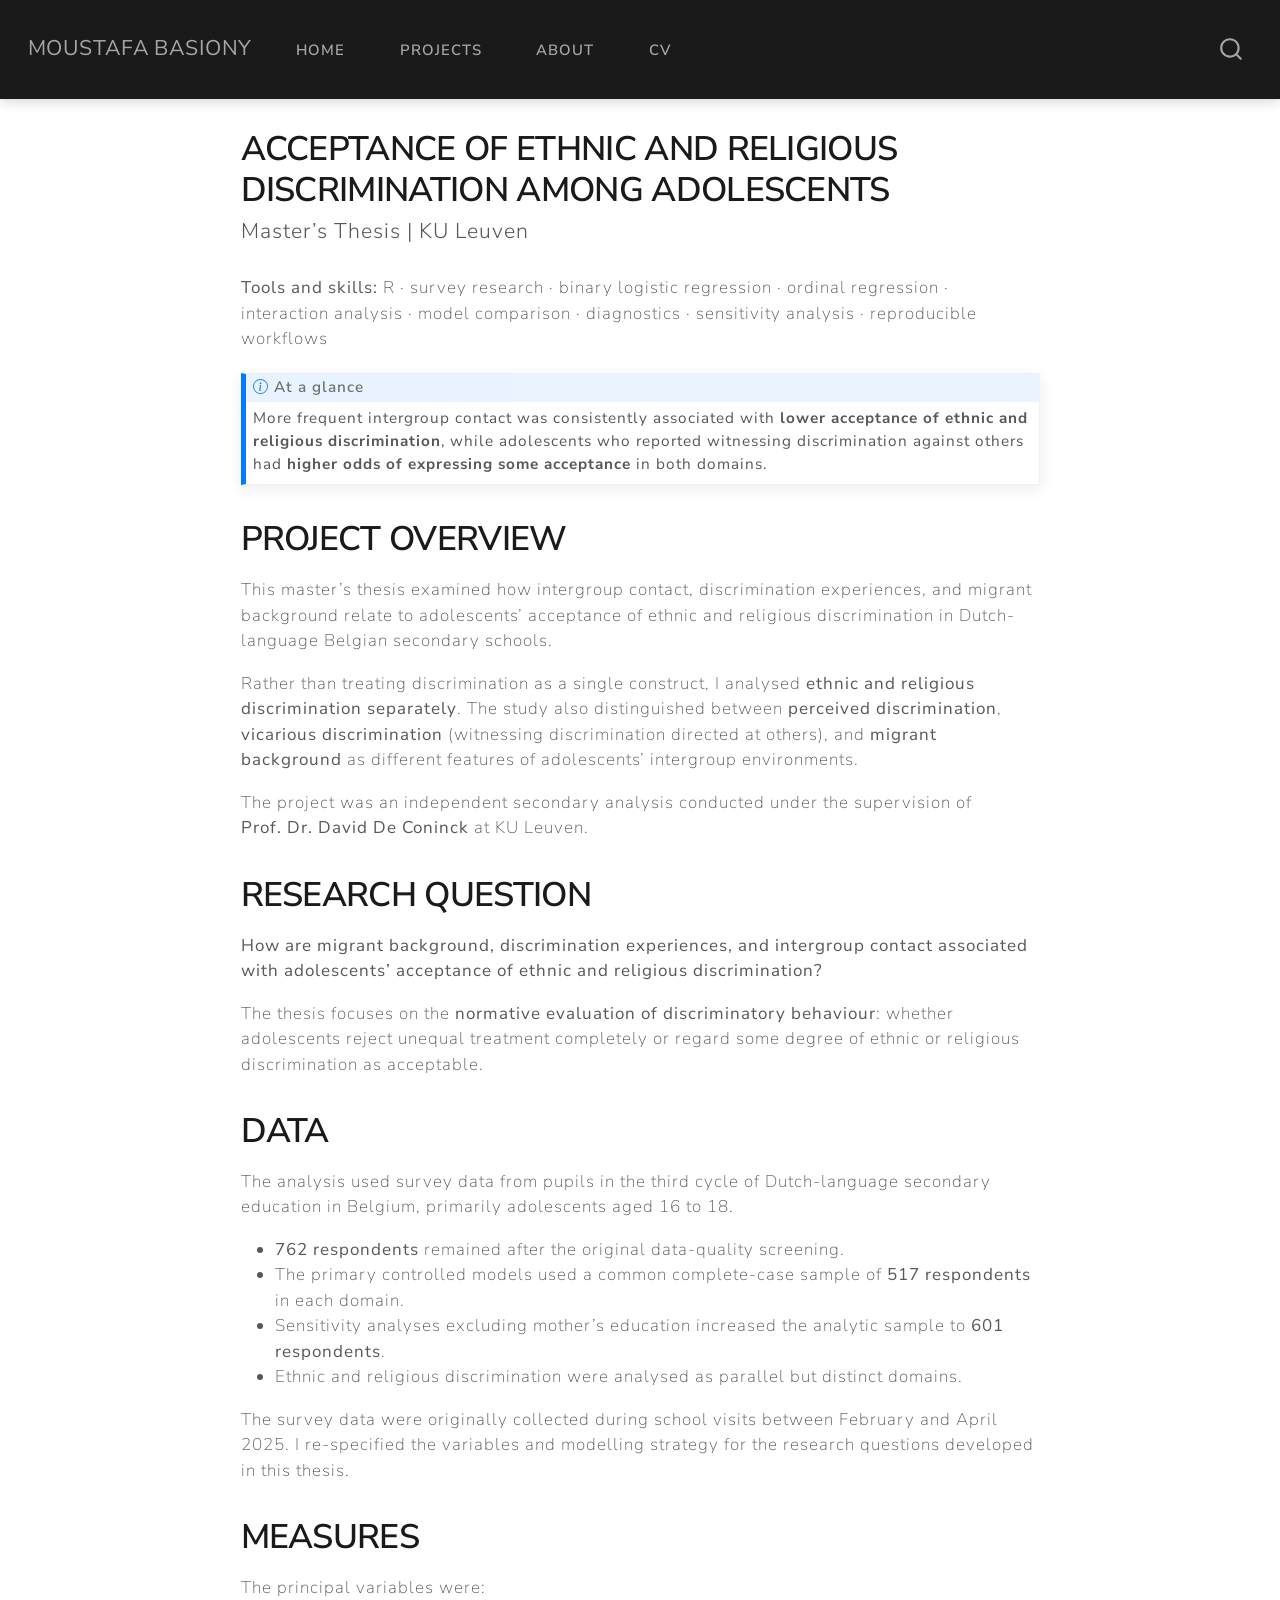
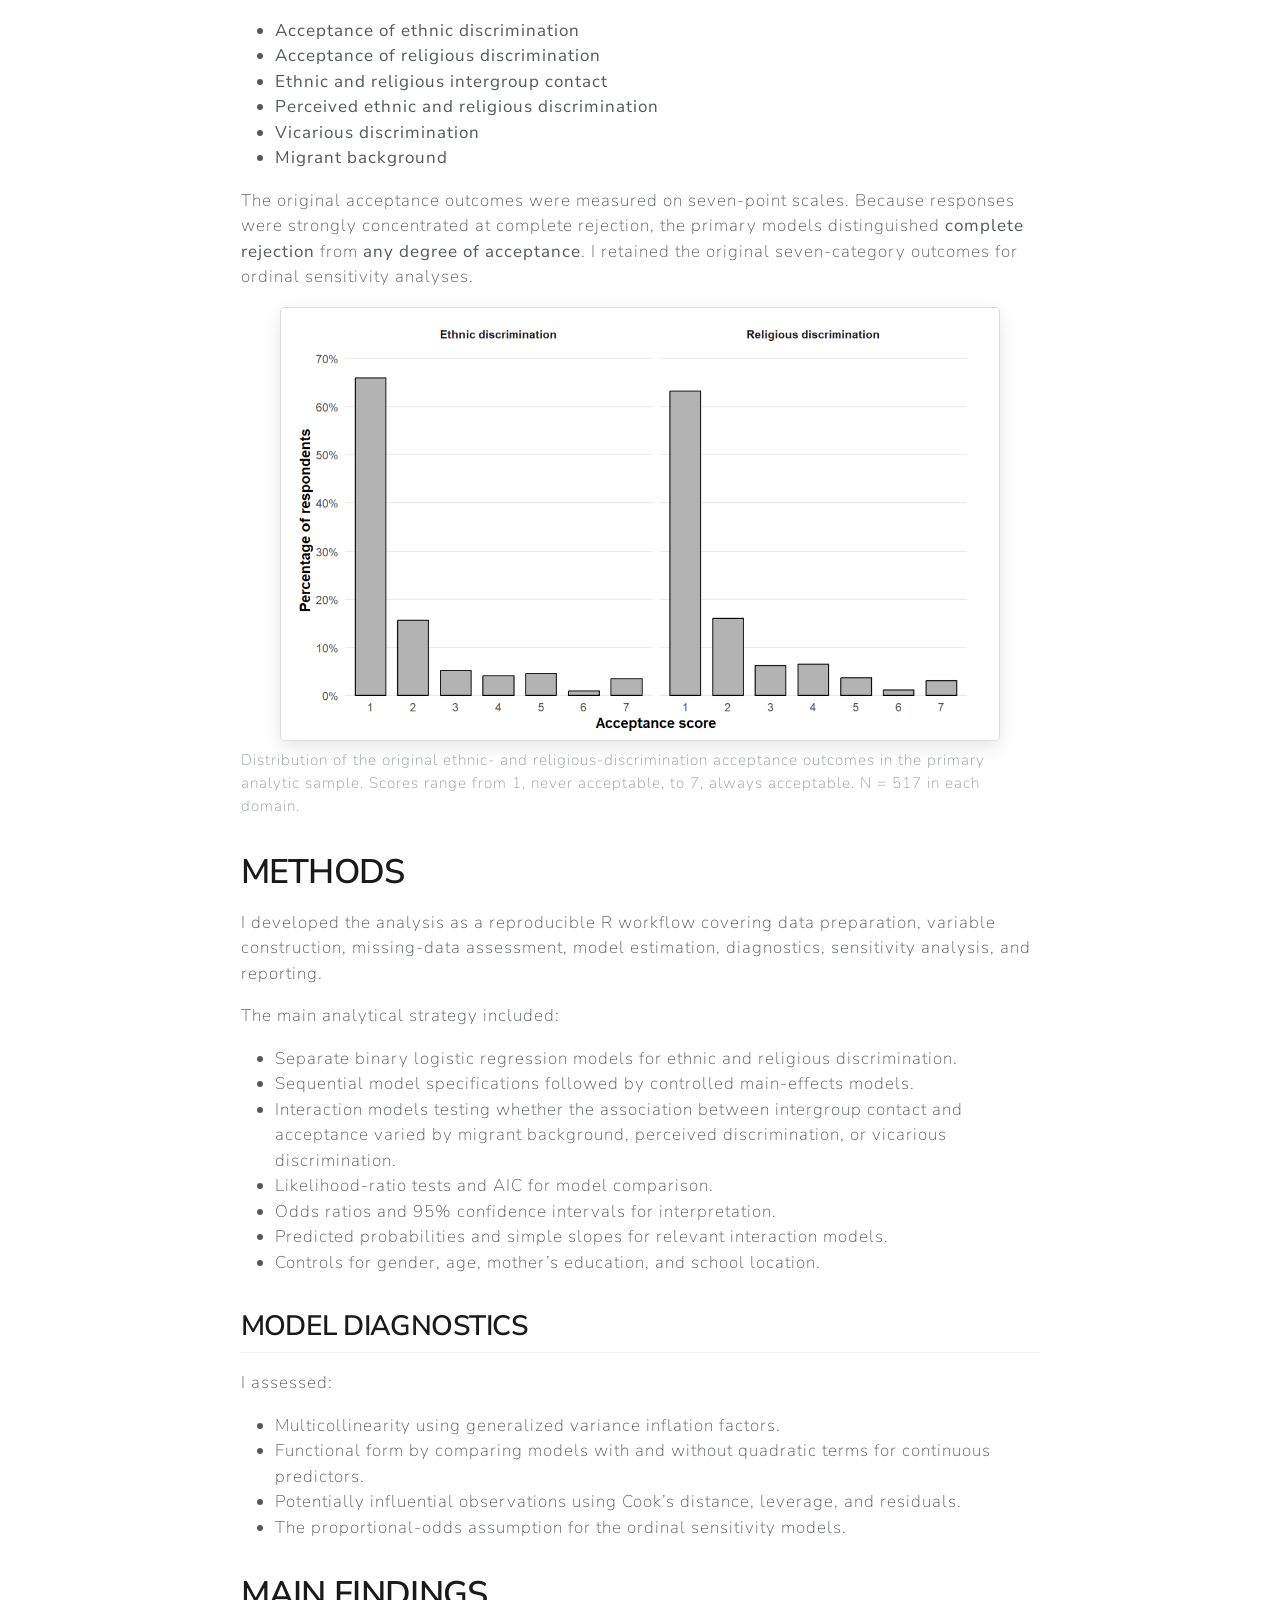
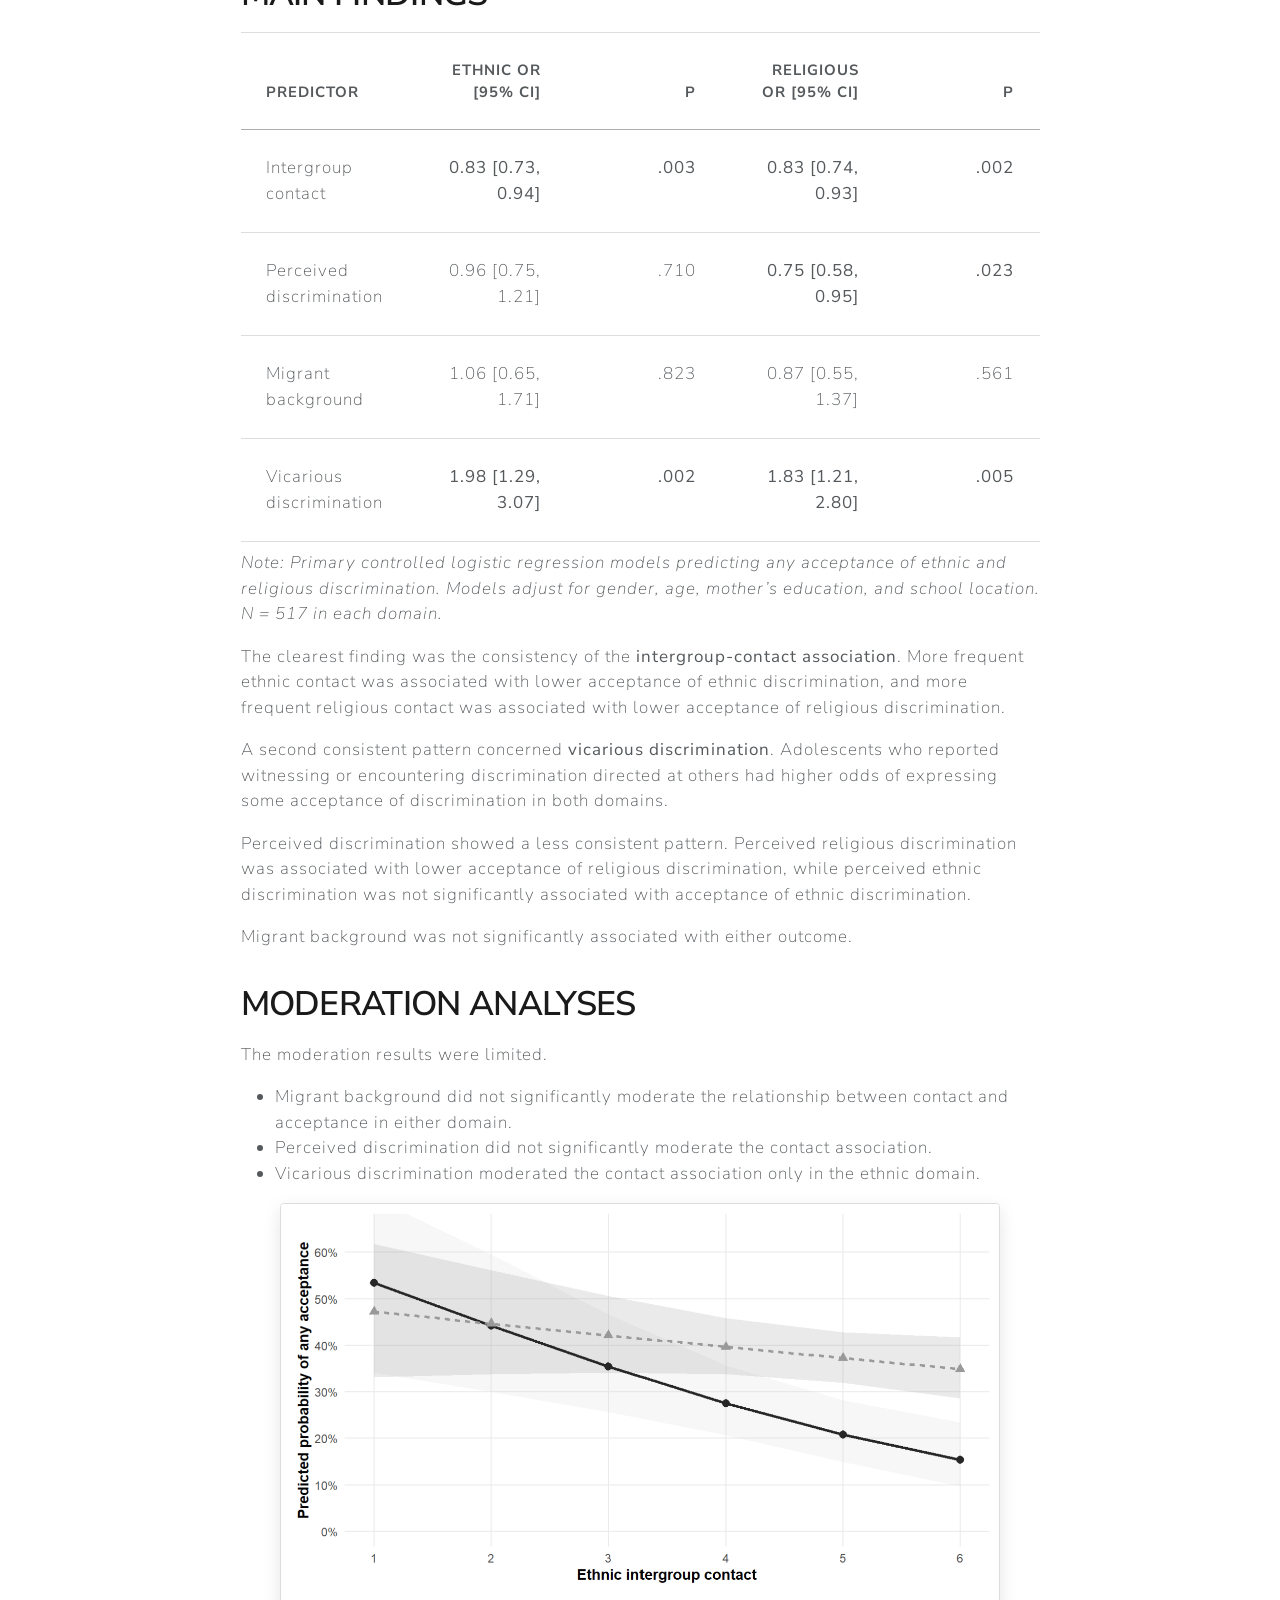
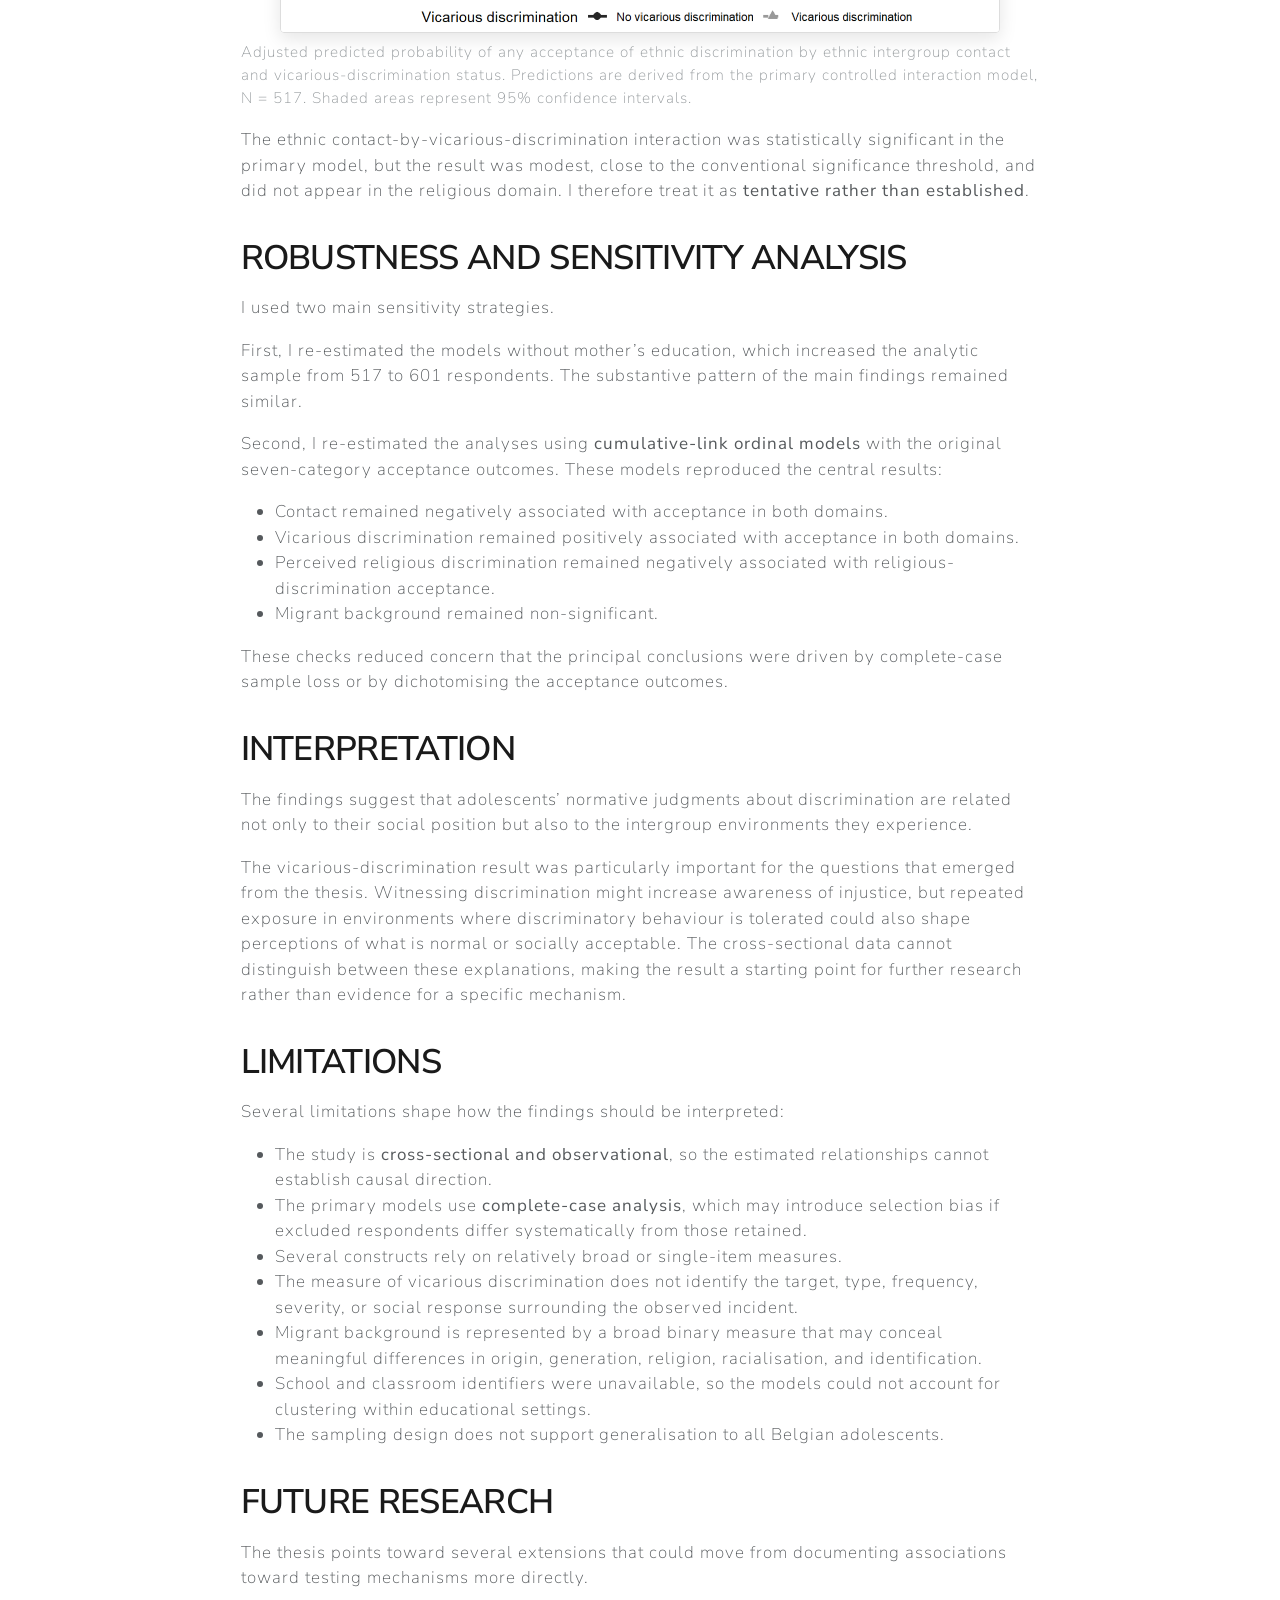
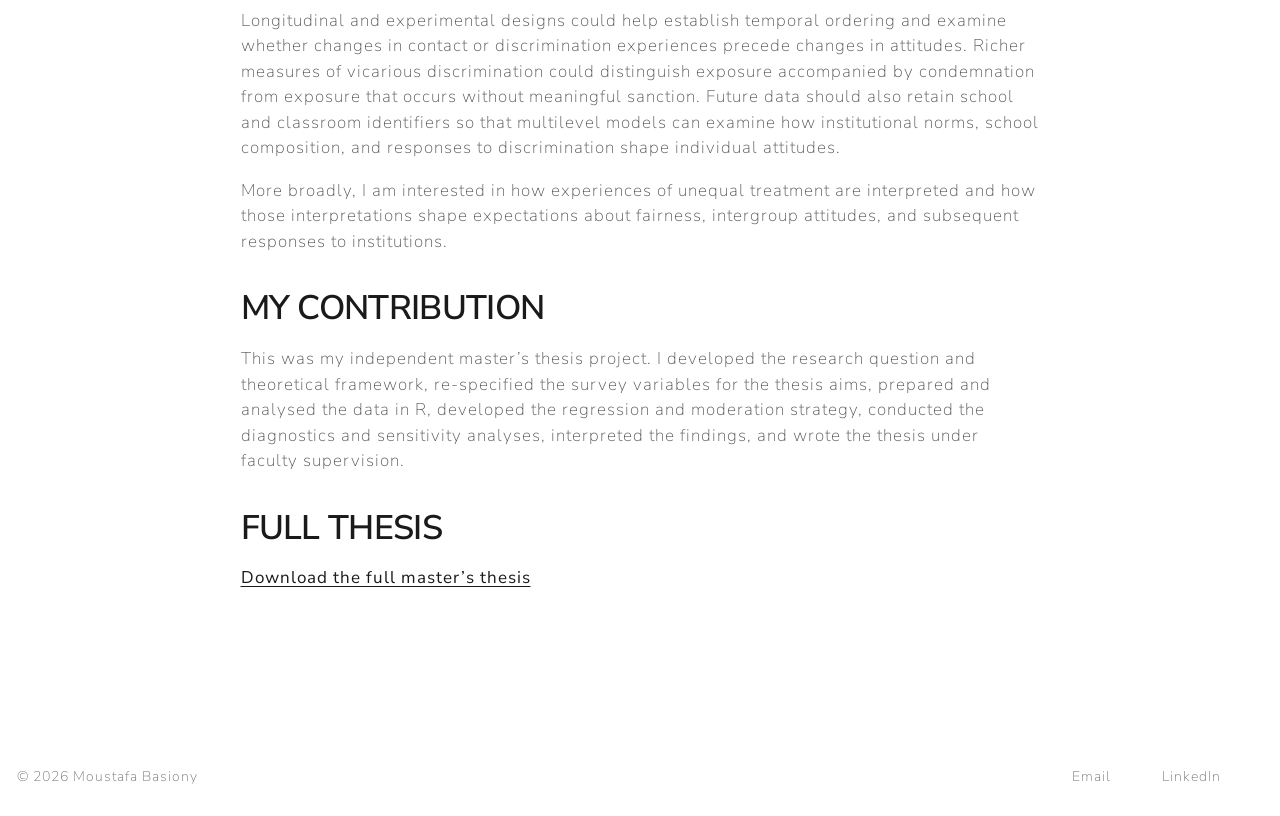
<file: projects/thesis-discrimination.html>
<!DOCTYPE html>
<html xmlns="http://www.w3.org/1999/xhtml" lang="en" xml:lang="en"><head>

<meta charset="utf-8">
<meta name="generator" content="quarto-1.7.32">

<meta name="viewport" content="width=device-width, initial-scale=1.0, user-scalable=yes">


<title>Acceptance of Ethnic and Religious Discrimination among Adolescents – Moustafa Basiony</title>
<style>
code{white-space: pre-wrap;}
span.smallcaps{font-variant: small-caps;}
div.columns{display: flex; gap: min(4vw, 1.5em);}
div.column{flex: auto; overflow-x: auto;}
div.hanging-indent{margin-left: 1.5em; text-indent: -1.5em;}
ul.task-list{list-style: none;}
ul.task-list li input[type="checkbox"] {
  width: 0.8em;
  margin: 0 0.8em 0.2em -1em; /* quarto-specific, see https://github.com/quarto-dev/quarto-cli/issues/4556 */ 
  vertical-align: middle;
}
</style>


<script src="../site_libs/quarto-nav/quarto-nav.js"></script>
<script src="../site_libs/quarto-nav/headroom.min.js"></script>
<script src="../site_libs/clipboard/clipboard.min.js"></script>
<script src="../site_libs/quarto-search/autocomplete.umd.js"></script>
<script src="../site_libs/quarto-search/fuse.min.js"></script>
<script src="../site_libs/quarto-search/quarto-search.js"></script>
<meta name="quarto:offset" content="../">
<script src="../site_libs/quarto-html/quarto.js" type="module"></script>
<script src="../site_libs/quarto-html/tabsets/tabsets.js" type="module"></script>
<script src="../site_libs/quarto-html/popper.min.js"></script>
<script src="../site_libs/quarto-html/tippy.umd.min.js"></script>
<script src="../site_libs/quarto-html/anchor.min.js"></script>
<link href="../site_libs/quarto-html/tippy.css" rel="stylesheet">
<link href="../site_libs/quarto-html/quarto-syntax-highlighting-37eea08aefeeee20ff55810ff984fec1.css" rel="stylesheet" id="quarto-text-highlighting-styles">
<script src="../site_libs/bootstrap/bootstrap.min.js"></script>
<link href="../site_libs/bootstrap/bootstrap-icons.css" rel="stylesheet">
<link href="../site_libs/bootstrap/bootstrap-bb49951d50c4a7e8d052f44ae1610a34.min.css" rel="stylesheet" append-hash="true" id="quarto-bootstrap" data-mode="light">
<script id="quarto-search-options" type="application/json">{
  "location": "navbar",
  "copy-button": false,
  "collapse-after": 3,
  "panel-placement": "end",
  "type": "overlay",
  "limit": 50,
  "keyboard-shortcut": [
    "f",
    "/",
    "s"
  ],
  "show-item-context": false,
  "language": {
    "search-no-results-text": "No results",
    "search-matching-documents-text": "matching documents",
    "search-copy-link-title": "Copy link to search",
    "search-hide-matches-text": "Hide additional matches",
    "search-more-match-text": "more match in this document",
    "search-more-matches-text": "more matches in this document",
    "search-clear-button-title": "Clear",
    "search-text-placeholder": "",
    "search-detached-cancel-button-title": "Cancel",
    "search-submit-button-title": "Submit",
    "search-label": "Search"
  }
}</script>


<link rel="stylesheet" href="../styles.css">
</head>

<body class="nav-fixed fullcontent quarto-light">

<div id="quarto-search-results"></div>
  <header id="quarto-header" class="headroom fixed-top">
    <nav class="navbar navbar-expand-lg " data-bs-theme="dark">
      <div class="navbar-container container-fluid">
      <div class="navbar-brand-container mx-auto">
    <a class="navbar-brand" href="../index.html">
    <span class="navbar-title">Moustafa Basiony</span>
    </a>
  </div>
            <div id="quarto-search" class="" title="Search"></div>
          <button class="navbar-toggler" type="button" data-bs-toggle="collapse" data-bs-target="#navbarCollapse" aria-controls="navbarCollapse" role="menu" aria-expanded="false" aria-label="Toggle navigation" onclick="if (window.quartoToggleHeadroom) { window.quartoToggleHeadroom(); }">
  <span class="navbar-toggler-icon"></span>
</button>
          <div class="collapse navbar-collapse" id="navbarCollapse">
            <ul class="navbar-nav navbar-nav-scroll me-auto">
  <li class="nav-item">
    <a class="nav-link" href="../index.html"> 
<span class="menu-text">Home</span></a>
  </li>  
  <li class="nav-item">
    <a class="nav-link" href="../projects.html"> 
<span class="menu-text">Projects</span></a>
  </li>  
  <li class="nav-item">
    <a class="nav-link" href="../about.html"> 
<span class="menu-text">About</span></a>
  </li>  
  <li class="nav-item">
    <a class="nav-link" href="../Moustafa-Basiony-CV.pdf"> 
<span class="menu-text">CV</span></a>
  </li>  
</ul>
          </div> <!-- /navcollapse -->
            <div class="quarto-navbar-tools">
</div>
      </div> <!-- /container-fluid -->
    </nav>
</header>
<!-- content -->
<div id="quarto-content" class="quarto-container page-columns page-rows-contents page-layout-article page-navbar">
<!-- sidebar -->
<!-- margin-sidebar -->
    
<!-- main -->
<main class="content" id="quarto-document-content">

<header id="title-block-header" class="quarto-title-block default">
<div class="quarto-title">
<h1 class="title">Acceptance of Ethnic and Religious Discrimination among Adolescents</h1>
<p class="subtitle lead">Master’s Thesis | KU Leuven</p>
</div>



<div class="quarto-title-meta">

    
  
    
  </div>
  


</header>


<p><strong>Tools and skills:</strong> R · survey research · binary logistic regression · ordinal regression · interaction analysis · model comparison · diagnostics · sensitivity analysis · reproducible workflows</p>
<div class="callout callout-style-default callout-note callout-titled">
<div class="callout-header d-flex align-content-center">
<div class="callout-icon-container">
<i class="callout-icon"></i>
</div>
<div class="callout-title-container flex-fill">
At a glance
</div>
</div>
<div class="callout-body-container callout-body">
<p>More frequent intergroup contact was consistently associated with <strong>lower acceptance of ethnic and religious discrimination</strong>, while adolescents who reported witnessing discrimination against others had <strong>higher odds of expressing some acceptance</strong> in both domains.</p>
</div>
</div>
<section id="project-overview" class="level1">
<h1>Project overview</h1>
<p>This master’s thesis examined how intergroup contact, discrimination experiences, and migrant background relate to adolescents’ acceptance of ethnic and religious discrimination in Dutch-language Belgian secondary schools.</p>
<p>Rather than treating discrimination as a single construct, I analysed <strong>ethnic and religious discrimination separately</strong>. The study also distinguished between <strong>perceived discrimination</strong>, <strong>vicarious discrimination</strong> (witnessing discrimination directed at others), and <strong>migrant background</strong> as different features of adolescents’ intergroup environments.</p>
<p>The project was an independent secondary analysis conducted under the supervision of <strong>Prof.&nbsp;Dr.&nbsp;David De Coninck</strong> at KU Leuven.</p>
</section>
<section id="research-question" class="level1">
<h1>Research question</h1>
<p><strong>How are migrant background, discrimination experiences, and intergroup contact associated with adolescents’ acceptance of ethnic and religious discrimination?</strong></p>
<p>The thesis focuses on the <strong>normative evaluation of discriminatory behaviour</strong>: whether adolescents reject unequal treatment completely or regard some degree of ethnic or religious discrimination as acceptable.</p>
</section>
<section id="data" class="level1">
<h1>Data</h1>
<p>The analysis used survey data from pupils in the third cycle of Dutch-language secondary education in Belgium, primarily adolescents aged 16 to 18.</p>
<ul>
<li><strong>762 respondents</strong> remained after the original data-quality screening.</li>
<li>The primary controlled models used a common complete-case sample of <strong>517 respondents</strong> in each domain.</li>
<li>Sensitivity analyses excluding mother’s education increased the analytic sample to <strong>601 respondents</strong>.</li>
<li>Ethnic and religious discrimination were analysed as parallel but distinct domains.</li>
</ul>
<p>The survey data were originally collected during school visits between February and April 2025. I re-specified the variables and modelling strategy for the research questions developed in this thesis.</p>
</section>
<section id="measures" class="level1">
<h1>Measures</h1>
<p>The principal variables were:</p>
<ul>
<li><strong>Acceptance of ethnic discrimination</strong></li>
<li><strong>Acceptance of religious discrimination</strong></li>
<li><strong>Ethnic and religious intergroup contact</strong></li>
<li><strong>Perceived ethnic and religious discrimination</strong></li>
<li><strong>Vicarious discrimination</strong></li>
<li><strong>Migrant background</strong></li>
</ul>
<p>The original acceptance outcomes were measured on seven-point scales. Because responses were strongly concentrated at complete rejection, the primary models distinguished <strong>complete rejection</strong> from <strong>any degree of acceptance</strong>. I retained the original seven-category outcomes for ordinal sensitivity analyses.</p>
<div class="quarto-figure quarto-figure-center">
<figure class="figure">
<p><img src="images/thesis-acceptance-distribution.png" class="img-fluid figure-img" style="width:90.0%"></p>
<figcaption>Distribution of the original ethnic- and religious-discrimination acceptance outcomes in the primary analytic sample. Scores range from 1, never acceptable, to 7, always acceptable. N = 517 in each domain.</figcaption>
</figure>
</div>
</section>
<section id="methods" class="level1">
<h1>Methods</h1>
<p>I developed the analysis as a reproducible R workflow covering data preparation, variable construction, missing-data assessment, model estimation, diagnostics, sensitivity analysis, and reporting.</p>
<p>The main analytical strategy included:</p>
<ul>
<li>Separate binary logistic regression models for ethnic and religious discrimination.</li>
<li>Sequential model specifications followed by controlled main-effects models.</li>
<li>Interaction models testing whether the association between intergroup contact and acceptance varied by migrant background, perceived discrimination, or vicarious discrimination.</li>
<li>Likelihood-ratio tests and AIC for model comparison.</li>
<li>Odds ratios and 95% confidence intervals for interpretation.</li>
<li>Predicted probabilities and simple slopes for relevant interaction models.</li>
<li>Controls for gender, age, mother’s education, and school location.</li>
</ul>
<section id="model-diagnostics" class="level2">
<h2 class="anchored" data-anchor-id="model-diagnostics">Model diagnostics</h2>
<p>I assessed:</p>
<ul>
<li>Multicollinearity using generalized variance inflation factors.</li>
<li>Functional form by comparing models with and without quadratic terms for continuous predictors.</li>
<li>Potentially influential observations using Cook’s distance, leverage, and residuals.</li>
<li>The proportional-odds assumption for the ordinal sensitivity models.</li>
</ul>
</section>
</section>
<section id="main-findings" class="level1">
<h1>Main findings</h1>
<table class="caption-top table">
<colgroup>
<col style="width: 15%">
<col style="width: 21%">
<col style="width: 21%">
<col style="width: 21%">
<col style="width: 21%">
</colgroup>
<thead>
<tr class="header">
<th>Predictor</th>
<th style="text-align: right;">Ethnic OR [95% CI]</th>
<th style="text-align: right;">p</th>
<th style="text-align: right;">Religious OR [95% CI]</th>
<th style="text-align: right;">p</th>
</tr>
</thead>
<tbody>
<tr class="odd">
<td>Intergroup contact</td>
<td style="text-align: right;"><strong>0.83 [0.73, 0.94]</strong></td>
<td style="text-align: right;"><strong>.003</strong></td>
<td style="text-align: right;"><strong>0.83 [0.74, 0.93]</strong></td>
<td style="text-align: right;"><strong>.002</strong></td>
</tr>
<tr class="even">
<td>Perceived discrimination</td>
<td style="text-align: right;">0.96 [0.75, 1.21]</td>
<td style="text-align: right;">.710</td>
<td style="text-align: right;"><strong>0.75 [0.58, 0.95]</strong></td>
<td style="text-align: right;"><strong>.023</strong></td>
</tr>
<tr class="odd">
<td>Migrant background</td>
<td style="text-align: right;">1.06 [0.65, 1.71]</td>
<td style="text-align: right;">.823</td>
<td style="text-align: right;">0.87 [0.55, 1.37]</td>
<td style="text-align: right;">.561</td>
</tr>
<tr class="even">
<td>Vicarious discrimination</td>
<td style="text-align: right;"><strong>1.98 [1.29, 3.07]</strong></td>
<td style="text-align: right;"><strong>.002</strong></td>
<td style="text-align: right;"><strong>1.83 [1.21, 2.80]</strong></td>
<td style="text-align: right;"><strong>.005</strong></td>
</tr>
</tbody>
</table>
<p><em>Note: Primary controlled logistic regression models predicting any acceptance of ethnic and religious discrimination. Models adjust for gender, age, mother’s education, and school location. N = 517 in each domain.</em></p>
<p>The clearest finding was the consistency of the <strong>intergroup-contact association</strong>. More frequent ethnic contact was associated with lower acceptance of ethnic discrimination, and more frequent religious contact was associated with lower acceptance of religious discrimination.</p>
<p>A second consistent pattern concerned <strong>vicarious discrimination</strong>. Adolescents who reported witnessing or encountering discrimination directed at others had higher odds of expressing some acceptance of discrimination in both domains.</p>
<p>Perceived discrimination showed a less consistent pattern. Perceived religious discrimination was associated with lower acceptance of religious discrimination, while perceived ethnic discrimination was not significantly associated with acceptance of ethnic discrimination.</p>
<p>Migrant background was not significantly associated with either outcome.</p>
</section>
<section id="moderation-analyses" class="level1">
<h1>Moderation analyses</h1>
<p>The moderation results were limited.</p>
<ul>
<li>Migrant background did not significantly moderate the relationship between contact and acceptance in either domain.</li>
<li>Perceived discrimination did not significantly moderate the contact association.</li>
<li>Vicarious discrimination moderated the contact association only in the ethnic domain.</li>
</ul>
<div class="quarto-figure quarto-figure-center">
<figure class="figure">
<p><img src="images/thesis-contact-vicarious-interaction.png" class="img-fluid figure-img" style="width:90.0%"></p>
<figcaption>Adjusted predicted probability of any acceptance of ethnic discrimination by ethnic intergroup contact and vicarious-discrimination status. Predictions are derived from the primary controlled interaction model, N = 517. Shaded areas represent 95% confidence intervals.</figcaption>
</figure>
</div>
<p>The ethnic contact-by-vicarious-discrimination interaction was statistically significant in the primary model, but the result was modest, close to the conventional significance threshold, and did not appear in the religious domain. I therefore treat it as <strong>tentative rather than established</strong>.</p>
</section>
<section id="robustness-and-sensitivity-analysis" class="level1">
<h1>Robustness and sensitivity analysis</h1>
<p>I used two main sensitivity strategies.</p>
<p>First, I re-estimated the models without mother’s education, which increased the analytic sample from 517 to 601 respondents. The substantive pattern of the main findings remained similar.</p>
<p>Second, I re-estimated the analyses using <strong>cumulative-link ordinal models</strong> with the original seven-category acceptance outcomes. These models reproduced the central results:</p>
<ul>
<li>Contact remained negatively associated with acceptance in both domains.</li>
<li>Vicarious discrimination remained positively associated with acceptance in both domains.</li>
<li>Perceived religious discrimination remained negatively associated with religious-discrimination acceptance.</li>
<li>Migrant background remained non-significant.</li>
</ul>
<p>These checks reduced concern that the principal conclusions were driven by complete-case sample loss or by dichotomising the acceptance outcomes.</p>
</section>
<section id="interpretation" class="level1">
<h1>Interpretation</h1>
<p>The findings suggest that adolescents’ normative judgments about discrimination are related not only to their social position but also to the intergroup environments they experience.</p>
<p>The vicarious-discrimination result was particularly important for the questions that emerged from the thesis. Witnessing discrimination might increase awareness of injustice, but repeated exposure in environments where discriminatory behaviour is tolerated could also shape perceptions of what is normal or socially acceptable. The cross-sectional data cannot distinguish between these explanations, making the result a starting point for further research rather than evidence for a specific mechanism.</p>
</section>
<section id="limitations" class="level1">
<h1>Limitations</h1>
<p>Several limitations shape how the findings should be interpreted:</p>
<ul>
<li>The study is <strong>cross-sectional and observational</strong>, so the estimated relationships cannot establish causal direction.</li>
<li>The primary models use <strong>complete-case analysis</strong>, which may introduce selection bias if excluded respondents differ systematically from those retained.</li>
<li>Several constructs rely on relatively broad or single-item measures.</li>
<li>The measure of vicarious discrimination does not identify the target, type, frequency, severity, or social response surrounding the observed incident.</li>
<li>Migrant background is represented by a broad binary measure that may conceal meaningful differences in origin, generation, religion, racialisation, and identification.</li>
<li>School and classroom identifiers were unavailable, so the models could not account for clustering within educational settings.</li>
<li>The sampling design does not support generalisation to all Belgian adolescents.</li>
</ul>
</section>
<section id="future-research" class="level1">
<h1>Future research</h1>
<p>The thesis points toward several extensions that could move from documenting associations toward testing mechanisms more directly.</p>
<p>Longitudinal and experimental designs could help establish temporal ordering and examine whether changes in contact or discrimination experiences precede changes in attitudes. Richer measures of vicarious discrimination could distinguish exposure accompanied by condemnation from exposure that occurs without meaningful sanction. Future data should also retain school and classroom identifiers so that multilevel models can examine how institutional norms, school composition, and responses to discrimination shape individual attitudes.</p>
<p>More broadly, I am interested in how experiences of unequal treatment are interpreted and how those interpretations shape expectations about fairness, intergroup attitudes, and subsequent responses to institutions.</p>
</section>
<section id="my-contribution" class="level1">
<h1>My contribution</h1>
<p>This was my independent master’s thesis project. I developed the research question and theoretical framework, re-specified the survey variables for the thesis aims, prepared and analysed the data in R, developed the regression and moderation strategy, conducted the diagnostics and sensitivity analyses, interpreted the findings, and wrote the thesis under faculty supervision.</p>
</section>
<section id="full-thesis" class="level1">
<h1>Full thesis</h1>
<p><a href="../02-working-files/MastersThesis_MoustafaBasiony.pdf">Download the full master’s thesis</a></p>


</section>

</main> <!-- /main -->
<script id="quarto-html-after-body" type="application/javascript">
  window.document.addEventListener("DOMContentLoaded", function (event) {
    const icon = "";
    const anchorJS = new window.AnchorJS();
    anchorJS.options = {
      placement: 'right',
      icon: icon
    };
    anchorJS.add('.anchored');
    const isCodeAnnotation = (el) => {
      for (const clz of el.classList) {
        if (clz.startsWith('code-annotation-')) {                     
          return true;
        }
      }
      return false;
    }
    const onCopySuccess = function(e) {
      // button target
      const button = e.trigger;
      // don't keep focus
      button.blur();
      // flash "checked"
      button.classList.add('code-copy-button-checked');
      var currentTitle = button.getAttribute("title");
      button.setAttribute("title", "Copied!");
      let tooltip;
      if (window.bootstrap) {
        button.setAttribute("data-bs-toggle", "tooltip");
        button.setAttribute("data-bs-placement", "left");
        button.setAttribute("data-bs-title", "Copied!");
        tooltip = new bootstrap.Tooltip(button, 
          { trigger: "manual", 
            customClass: "code-copy-button-tooltip",
            offset: [0, -8]});
        tooltip.show();    
      }
      setTimeout(function() {
        if (tooltip) {
          tooltip.hide();
          button.removeAttribute("data-bs-title");
          button.removeAttribute("data-bs-toggle");
          button.removeAttribute("data-bs-placement");
        }
        button.setAttribute("title", currentTitle);
        button.classList.remove('code-copy-button-checked');
      }, 1000);
      // clear code selection
      e.clearSelection();
    }
    const getTextToCopy = function(trigger) {
        const codeEl = trigger.previousElementSibling.cloneNode(true);
        for (const childEl of codeEl.children) {
          if (isCodeAnnotation(childEl)) {
            childEl.remove();
          }
        }
        return codeEl.innerText;
    }
    const clipboard = new window.ClipboardJS('.code-copy-button:not([data-in-quarto-modal])', {
      text: getTextToCopy
    });
    clipboard.on('success', onCopySuccess);
    if (window.document.getElementById('quarto-embedded-source-code-modal')) {
      const clipboardModal = new window.ClipboardJS('.code-copy-button[data-in-quarto-modal]', {
        text: getTextToCopy,
        container: window.document.getElementById('quarto-embedded-source-code-modal')
      });
      clipboardModal.on('success', onCopySuccess);
    }
      var localhostRegex = new RegExp(/^(?:http|https):\/\/localhost\:?[0-9]*\//);
      var mailtoRegex = new RegExp(/^mailto:/);
        var filterRegex = new RegExp("https:\/\/M-Basiony\.github\.io\/research\/");
      var isInternal = (href) => {
          return filterRegex.test(href) || localhostRegex.test(href) || mailtoRegex.test(href);
      }
      // Inspect non-navigation links and adorn them if external
     var links = window.document.querySelectorAll('a[href]:not(.nav-link):not(.navbar-brand):not(.toc-action):not(.sidebar-link):not(.sidebar-item-toggle):not(.pagination-link):not(.no-external):not([aria-hidden]):not(.dropdown-item):not(.quarto-navigation-tool):not(.about-link)');
      for (var i=0; i<links.length; i++) {
        const link = links[i];
        if (!isInternal(link.href)) {
          // undo the damage that might have been done by quarto-nav.js in the case of
          // links that we want to consider external
          if (link.dataset.originalHref !== undefined) {
            link.href = link.dataset.originalHref;
          }
        }
      }
    function tippyHover(el, contentFn, onTriggerFn, onUntriggerFn) {
      const config = {
        allowHTML: true,
        maxWidth: 500,
        delay: 100,
        arrow: false,
        appendTo: function(el) {
            return el.parentElement;
        },
        interactive: true,
        interactiveBorder: 10,
        theme: 'quarto',
        placement: 'bottom-start',
      };
      if (contentFn) {
        config.content = contentFn;
      }
      if (onTriggerFn) {
        config.onTrigger = onTriggerFn;
      }
      if (onUntriggerFn) {
        config.onUntrigger = onUntriggerFn;
      }
      window.tippy(el, config); 
    }
    const noterefs = window.document.querySelectorAll('a[role="doc-noteref"]');
    for (var i=0; i<noterefs.length; i++) {
      const ref = noterefs[i];
      tippyHover(ref, function() {
        // use id or data attribute instead here
        let href = ref.getAttribute('data-footnote-href') || ref.getAttribute('href');
        try { href = new URL(href).hash; } catch {}
        const id = href.replace(/^#\/?/, "");
        const note = window.document.getElementById(id);
        if (note) {
          return note.innerHTML;
        } else {
          return "";
        }
      });
    }
    const xrefs = window.document.querySelectorAll('a.quarto-xref');
    const processXRef = (id, note) => {
      // Strip column container classes
      const stripColumnClz = (el) => {
        el.classList.remove("page-full", "page-columns");
        if (el.children) {
          for (const child of el.children) {
            stripColumnClz(child);
          }
        }
      }
      stripColumnClz(note)
      if (id === null || id.startsWith('sec-')) {
        // Special case sections, only their first couple elements
        const container = document.createElement("div");
        if (note.children && note.children.length > 2) {
          container.appendChild(note.children[0].cloneNode(true));
          for (let i = 1; i < note.children.length; i++) {
            const child = note.children[i];
            if (child.tagName === "P" && child.innerText === "") {
              continue;
            } else {
              container.appendChild(child.cloneNode(true));
              break;
            }
          }
          if (window.Quarto?.typesetMath) {
            window.Quarto.typesetMath(container);
          }
          return container.innerHTML
        } else {
          if (window.Quarto?.typesetMath) {
            window.Quarto.typesetMath(note);
          }
          return note.innerHTML;
        }
      } else {
        // Remove any anchor links if they are present
        const anchorLink = note.querySelector('a.anchorjs-link');
        if (anchorLink) {
          anchorLink.remove();
        }
        if (window.Quarto?.typesetMath) {
          window.Quarto.typesetMath(note);
        }
        if (note.classList.contains("callout")) {
          return note.outerHTML;
        } else {
          return note.innerHTML;
        }
      }
    }
    for (var i=0; i<xrefs.length; i++) {
      const xref = xrefs[i];
      tippyHover(xref, undefined, function(instance) {
        instance.disable();
        let url = xref.getAttribute('href');
        let hash = undefined; 
        if (url.startsWith('#')) {
          hash = url;
        } else {
          try { hash = new URL(url).hash; } catch {}
        }
        if (hash) {
          const id = hash.replace(/^#\/?/, "");
          const note = window.document.getElementById(id);
          if (note !== null) {
            try {
              const html = processXRef(id, note.cloneNode(true));
              instance.setContent(html);
            } finally {
              instance.enable();
              instance.show();
            }
          } else {
            // See if we can fetch this
            fetch(url.split('#')[0])
            .then(res => res.text())
            .then(html => {
              const parser = new DOMParser();
              const htmlDoc = parser.parseFromString(html, "text/html");
              const note = htmlDoc.getElementById(id);
              if (note !== null) {
                const html = processXRef(id, note);
                instance.setContent(html);
              } 
            }).finally(() => {
              instance.enable();
              instance.show();
            });
          }
        } else {
          // See if we can fetch a full url (with no hash to target)
          // This is a special case and we should probably do some content thinning / targeting
          fetch(url)
          .then(res => res.text())
          .then(html => {
            const parser = new DOMParser();
            const htmlDoc = parser.parseFromString(html, "text/html");
            const note = htmlDoc.querySelector('main.content');
            if (note !== null) {
              // This should only happen for chapter cross references
              // (since there is no id in the URL)
              // remove the first header
              if (note.children.length > 0 && note.children[0].tagName === "HEADER") {
                note.children[0].remove();
              }
              const html = processXRef(null, note);
              instance.setContent(html);
            } 
          }).finally(() => {
            instance.enable();
            instance.show();
          });
        }
      }, function(instance) {
      });
    }
        let selectedAnnoteEl;
        const selectorForAnnotation = ( cell, annotation) => {
          let cellAttr = 'data-code-cell="' + cell + '"';
          let lineAttr = 'data-code-annotation="' +  annotation + '"';
          const selector = 'span[' + cellAttr + '][' + lineAttr + ']';
          return selector;
        }
        const selectCodeLines = (annoteEl) => {
          const doc = window.document;
          const targetCell = annoteEl.getAttribute("data-target-cell");
          const targetAnnotation = annoteEl.getAttribute("data-target-annotation");
          const annoteSpan = window.document.querySelector(selectorForAnnotation(targetCell, targetAnnotation));
          const lines = annoteSpan.getAttribute("data-code-lines").split(",");
          const lineIds = lines.map((line) => {
            return targetCell + "-" + line;
          })
          let top = null;
          let height = null;
          let parent = null;
          if (lineIds.length > 0) {
              //compute the position of the single el (top and bottom and make a div)
              const el = window.document.getElementById(lineIds[0]);
              top = el.offsetTop;
              height = el.offsetHeight;
              parent = el.parentElement.parentElement;
            if (lineIds.length > 1) {
              const lastEl = window.document.getElementById(lineIds[lineIds.length - 1]);
              const bottom = lastEl.offsetTop + lastEl.offsetHeight;
              height = bottom - top;
            }
            if (top !== null && height !== null && parent !== null) {
              // cook up a div (if necessary) and position it 
              let div = window.document.getElementById("code-annotation-line-highlight");
              if (div === null) {
                div = window.document.createElement("div");
                div.setAttribute("id", "code-annotation-line-highlight");
                div.style.position = 'absolute';
                parent.appendChild(div);
              }
              div.style.top = top - 2 + "px";
              div.style.height = height + 4 + "px";
              div.style.left = 0;
              let gutterDiv = window.document.getElementById("code-annotation-line-highlight-gutter");
              if (gutterDiv === null) {
                gutterDiv = window.document.createElement("div");
                gutterDiv.setAttribute("id", "code-annotation-line-highlight-gutter");
                gutterDiv.style.position = 'absolute';
                const codeCell = window.document.getElementById(targetCell);
                const gutter = codeCell.querySelector('.code-annotation-gutter');
                gutter.appendChild(gutterDiv);
              }
              gutterDiv.style.top = top - 2 + "px";
              gutterDiv.style.height = height + 4 + "px";
            }
            selectedAnnoteEl = annoteEl;
          }
        };
        const unselectCodeLines = () => {
          const elementsIds = ["code-annotation-line-highlight", "code-annotation-line-highlight-gutter"];
          elementsIds.forEach((elId) => {
            const div = window.document.getElementById(elId);
            if (div) {
              div.remove();
            }
          });
          selectedAnnoteEl = undefined;
        };
          // Handle positioning of the toggle
      window.addEventListener(
        "resize",
        throttle(() => {
          elRect = undefined;
          if (selectedAnnoteEl) {
            selectCodeLines(selectedAnnoteEl);
          }
        }, 10)
      );
      function throttle(fn, ms) {
      let throttle = false;
      let timer;
        return (...args) => {
          if(!throttle) { // first call gets through
              fn.apply(this, args);
              throttle = true;
          } else { // all the others get throttled
              if(timer) clearTimeout(timer); // cancel #2
              timer = setTimeout(() => {
                fn.apply(this, args);
                timer = throttle = false;
              }, ms);
          }
        };
      }
        // Attach click handler to the DT
        const annoteDls = window.document.querySelectorAll('dt[data-target-cell]');
        for (const annoteDlNode of annoteDls) {
          annoteDlNode.addEventListener('click', (event) => {
            const clickedEl = event.target;
            if (clickedEl !== selectedAnnoteEl) {
              unselectCodeLines();
              const activeEl = window.document.querySelector('dt[data-target-cell].code-annotation-active');
              if (activeEl) {
                activeEl.classList.remove('code-annotation-active');
              }
              selectCodeLines(clickedEl);
              clickedEl.classList.add('code-annotation-active');
            } else {
              // Unselect the line
              unselectCodeLines();
              clickedEl.classList.remove('code-annotation-active');
            }
          });
        }
    const findCites = (el) => {
      const parentEl = el.parentElement;
      if (parentEl) {
        const cites = parentEl.dataset.cites;
        if (cites) {
          return {
            el,
            cites: cites.split(' ')
          };
        } else {
          return findCites(el.parentElement)
        }
      } else {
        return undefined;
      }
    };
    var bibliorefs = window.document.querySelectorAll('a[role="doc-biblioref"]');
    for (var i=0; i<bibliorefs.length; i++) {
      const ref = bibliorefs[i];
      const citeInfo = findCites(ref);
      if (citeInfo) {
        tippyHover(citeInfo.el, function() {
          var popup = window.document.createElement('div');
          citeInfo.cites.forEach(function(cite) {
            var citeDiv = window.document.createElement('div');
            citeDiv.classList.add('hanging-indent');
            citeDiv.classList.add('csl-entry');
            var biblioDiv = window.document.getElementById('ref-' + cite);
            if (biblioDiv) {
              citeDiv.innerHTML = biblioDiv.innerHTML;
            }
            popup.appendChild(citeDiv);
          });
          return popup.innerHTML;
        });
      }
    }
  });
  </script>
</div> <!-- /content -->
<footer class="footer">
  <div class="nav-footer">
    <div class="nav-footer-left">
<p>© 2026 Moustafa Basiony</p>
</div>   
    <div class="nav-footer-center">
      &nbsp;
    </div>
    <div class="nav-footer-right">
      <ul class="footer-items list-unstyled">
    <li class="nav-item">
    <a class="nav-link" href="mailto:Moustafa.basiony@outlook.com">
<p>Email</p>
</a>
  </li>  
    <li class="nav-item">
    <a class="nav-link" href="https://www.linkedin.com/in/moustafa-basiony">
<p>LinkedIn</p>
</a>
  </li>  
</ul>
    </div>
  </div>
</footer>




</body></html>
</file>
<file: site_libs/quarto-html/tippy.css>
.tippy-box[data-animation=fade][data-state=hidden]{opacity:0}[data-tippy-root]{max-width:calc(100vw - 10px)}.tippy-box{position:relative;background-color:#333;color:#fff;border-radius:4px;font-size:14px;line-height:1.4;white-space:normal;outline:0;transition-property:transform,visibility,opacity}.tippy-box[data-placement^=top]>.tippy-arrow{bottom:0}.tippy-box[data-placement^=top]>.tippy-arrow:before{bottom:-7px;left:0;border-width:8px 8px 0;border-top-color:initial;transform-origin:center top}.tippy-box[data-placement^=bottom]>.tippy-arrow{top:0}.tippy-box[data-placement^=bottom]>.tippy-arrow:before{top:-7px;left:0;border-width:0 8px 8px;border-bottom-color:initial;transform-origin:center bottom}.tippy-box[data-placement^=left]>.tippy-arrow{right:0}.tippy-box[data-placement^=left]>.tippy-arrow:before{border-width:8px 0 8px 8px;border-left-color:initial;right:-7px;transform-origin:center left}.tippy-box[data-placement^=right]>.tippy-arrow{left:0}.tippy-box[data-placement^=right]>.tippy-arrow:before{left:-7px;border-width:8px 8px 8px 0;border-right-color:initial;transform-origin:center right}.tippy-box[data-inertia][data-state=visible]{transition-timing-function:cubic-bezier(.54,1.5,.38,1.11)}.tippy-arrow{width:16px;height:16px;color:#333}.tippy-arrow:before{content:"";position:absolute;border-color:transparent;border-style:solid}.tippy-content{position:relative;padding:5px 9px;z-index:1}
</file>
<file: site_libs/quarto-html/quarto-syntax-highlighting-37eea08aefeeee20ff55810ff984fec1.css>
/* quarto syntax highlight colors */
:root {
  --quarto-hl-ot-color: #003B4F;
  --quarto-hl-at-color: #657422;
  --quarto-hl-ss-color: #20794D;
  --quarto-hl-an-color: #5E5E5E;
  --quarto-hl-fu-color: #4758AB;
  --quarto-hl-st-color: #20794D;
  --quarto-hl-cf-color: #003B4F;
  --quarto-hl-op-color: #5E5E5E;
  --quarto-hl-er-color: #AD0000;
  --quarto-hl-bn-color: #AD0000;
  --quarto-hl-al-color: #AD0000;
  --quarto-hl-va-color: #111111;
  --quarto-hl-bu-color: inherit;
  --quarto-hl-ex-color: inherit;
  --quarto-hl-pp-color: #AD0000;
  --quarto-hl-in-color: #5E5E5E;
  --quarto-hl-vs-color: #20794D;
  --quarto-hl-wa-color: #5E5E5E;
  --quarto-hl-do-color: #5E5E5E;
  --quarto-hl-im-color: #00769E;
  --quarto-hl-ch-color: #20794D;
  --quarto-hl-dt-color: #AD0000;
  --quarto-hl-fl-color: #AD0000;
  --quarto-hl-co-color: #5E5E5E;
  --quarto-hl-cv-color: #5E5E5E;
  --quarto-hl-cn-color: #8f5902;
  --quarto-hl-sc-color: #5E5E5E;
  --quarto-hl-dv-color: #AD0000;
  --quarto-hl-kw-color: #003B4F;
}

/* other quarto variables */
:root {
  --quarto-font-monospace: SFMono-Regular, Menlo, Monaco, Consolas, "Liberation Mono", "Courier New", monospace;
}

/* syntax highlight based on Pandoc's rules */
pre > code.sourceCode > span {
  color: #003B4F;
}

code.sourceCode > span {
  color: #003B4F;
}

div.sourceCode,
div.sourceCode pre.sourceCode {
  color: #003B4F;
}

/* Normal */
code span {
  color: #003B4F;
}

/* Alert */
code span.al {
  color: #AD0000;
  font-style: inherit;
}

/* Annotation */
code span.an {
  color: #5E5E5E;
  font-style: inherit;
}

/* Attribute */
code span.at {
  color: #657422;
  font-style: inherit;
}

/* BaseN */
code span.bn {
  color: #AD0000;
  font-style: inherit;
}

/* BuiltIn */
code span.bu {
  font-style: inherit;
}

/* ControlFlow */
code span.cf {
  color: #003B4F;
  font-weight: bold;
  font-style: inherit;
}

/* Char */
code span.ch {
  color: #20794D;
  font-style: inherit;
}

/* Constant */
code span.cn {
  color: #8f5902;
  font-style: inherit;
}

/* Comment */
code span.co {
  color: #5E5E5E;
  font-style: inherit;
}

/* CommentVar */
code span.cv {
  color: #5E5E5E;
  font-style: italic;
}

/* Documentation */
code span.do {
  color: #5E5E5E;
  font-style: italic;
}

/* DataType */
code span.dt {
  color: #AD0000;
  font-style: inherit;
}

/* DecVal */
code span.dv {
  color: #AD0000;
  font-style: inherit;
}

/* Error */
code span.er {
  color: #AD0000;
  font-style: inherit;
}

/* Extension */
code span.ex {
  font-style: inherit;
}

/* Float */
code span.fl {
  color: #AD0000;
  font-style: inherit;
}

/* Function */
code span.fu {
  color: #4758AB;
  font-style: inherit;
}

/* Import */
code span.im {
  color: #00769E;
  font-style: inherit;
}

/* Information */
code span.in {
  color: #5E5E5E;
  font-style: inherit;
}

/* Keyword */
code span.kw {
  color: #003B4F;
  font-weight: bold;
  font-style: inherit;
}

/* Operator */
code span.op {
  color: #5E5E5E;
  font-style: inherit;
}

/* Other */
code span.ot {
  color: #003B4F;
  font-style: inherit;
}

/* Preprocessor */
code span.pp {
  color: #AD0000;
  font-style: inherit;
}

/* SpecialChar */
code span.sc {
  color: #5E5E5E;
  font-style: inherit;
}

/* SpecialString */
code span.ss {
  color: #20794D;
  font-style: inherit;
}

/* String */
code span.st {
  color: #20794D;
  font-style: inherit;
}

/* Variable */
code span.va {
  color: #111111;
  font-style: inherit;
}

/* VerbatimString */
code span.vs {
  color: #20794D;
  font-style: inherit;
}

/* Warning */
code span.wa {
  color: #5E5E5E;
  font-style: italic;
}

.prevent-inlining {
  content: "</";
}

/*# sourceMappingURL=27d3d809615f7771493d095567f04340.css.map */
</file>
<file: styles.css>
.navbar {
  box-shadow: 0 2px 12px rgba(0, 0, 0, 0.18);
}

.navbar-brand {
  letter-spacing: 0.04em;
}

h1,
h2,
h3 {
  letter-spacing: -0.02em;
}

.callout {
  border-radius: 0;
  border-left: 4px solid #111;
  box-shadow: 0 4px 14px rgba(0, 0, 0, 0.08);
}

img {
  border: 1px solid #dddddd;
  border-radius: 4px;
  box-shadow: 0 6px 18px rgba(0, 0, 0, 0.10);
}

a {
  text-underline-offset: 3px;
}

main {
  padding-bottom: 4rem;
}

.project-card {
  border: 1px solid #dddddd;
  padding: 1.5rem;
  margin-bottom: 1.5rem;
  background: #ffffff;
  box-shadow: 0 5px 16px rgba(0, 0, 0, 0.07);
  transition: transform 0.2s ease, box-shadow 0.2s ease;
}

.project-card:hover {
  transform: translateY(-3px);
  box-shadow: 0 9px 24px rgba(0, 0, 0, 0.12);
}

.project-card h2 {
  margin-top: 0;
}
.projects-grid {
  display: grid;
  grid-template-columns: repeat(2, minmax(0, 1fr));
  gap: 1.5rem;
  margin-top: 2rem;
}

.projects-grid .project-card {
  margin-bottom: 0;
}

@media (max-width: 768px) {
  .projects-grid {
    grid-template-columns: 1fr;
  }
}
.project-card a {
  display: inline-block;
  margin-top: 0.75rem;
  padding: 0.65rem 1rem;
  border: 1px solid #111;
  color: #111;
  text-decoration: none;
  font-weight: 600;
  letter-spacing: 0.02em;
}

.project-card a:hover {
  background: #111;
  color: #fff;
}
.project-card {
  display: flex;
  flex-direction: column;
  height: 100%;
}

.project-card > p:last-child {
  margin-top: auto;
}
.hero {
  padding: 4rem 0 3rem;
  border-bottom: 1px solid #dddddd;
  margin-bottom: 3rem;
}

.hero h1 {
  font-size: clamp(2.5rem, 6vw, 5rem);
  line-height: 1;
  margin-bottom: 1.5rem;
}

.hero p {
  max-width: 760px;
  font-size: 1.15rem;
  line-height: 1.8;
}
.home-links {
  display: flex;
  flex-wrap: wrap;
  gap: 0.75rem;
  margin-top: 3rem;
}

.home-links a {
  padding: 0.7rem 1rem;
  border: 1px solid #111;
  color: #111;
  text-decoration: none;
  font-weight: 600;
}

.home-links a:hover {
  background: #111;
  color: #fff;
}
.skill-tags {
  display: flex;
  flex-wrap: wrap;
  align-items: flex-start;
  gap: 0.65rem;
  margin: 1rem 0 2rem;
}

.skill-tags span {
  display: inline-flex;
  align-items: center;
  flex: 0 0 auto;
  padding: 0.5rem 0.8rem;
  border: 1px solid #111;
  background: #fff;
  font-size: 0.88rem;
  font-weight: 600;
  line-height: 1.2;
  white-space: nowrap;
}

@media (max-width: 600px) {
  .skill-tags span {
    white-space: normal;
  }
}
</file>
